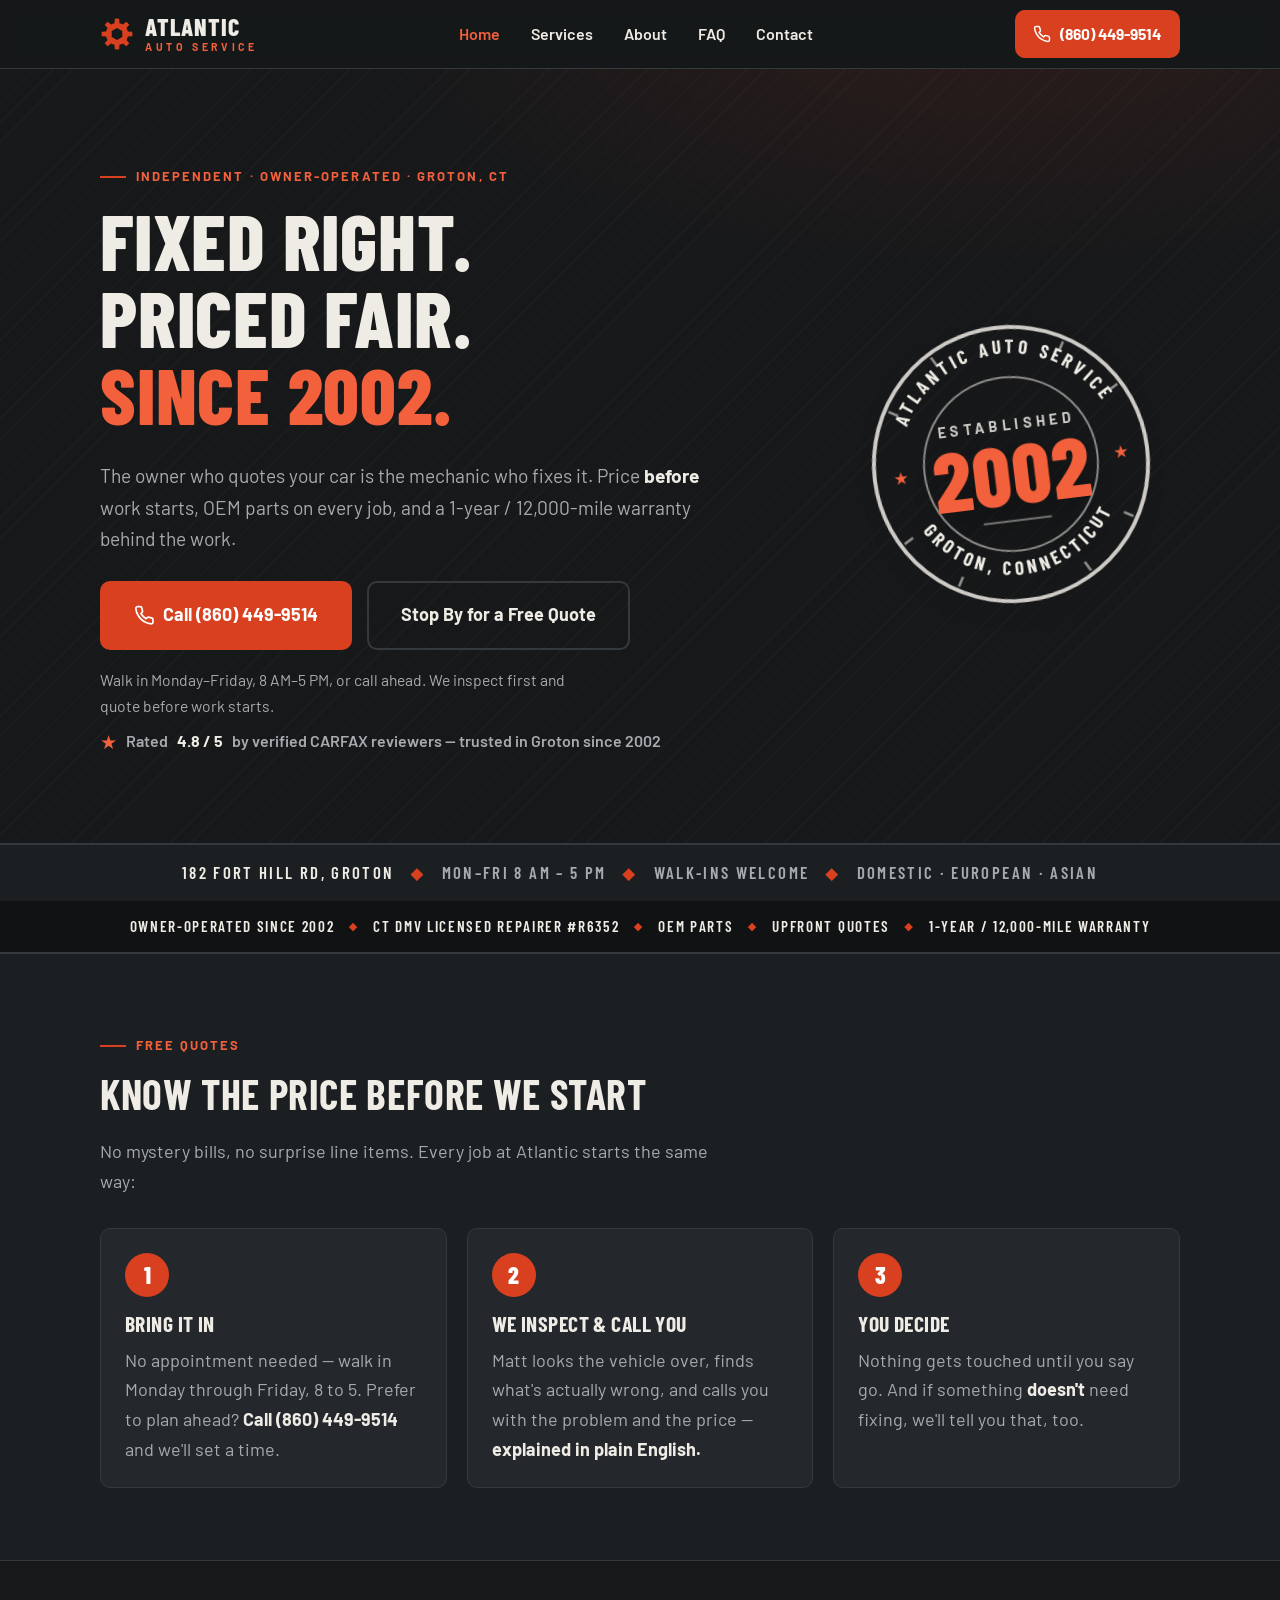
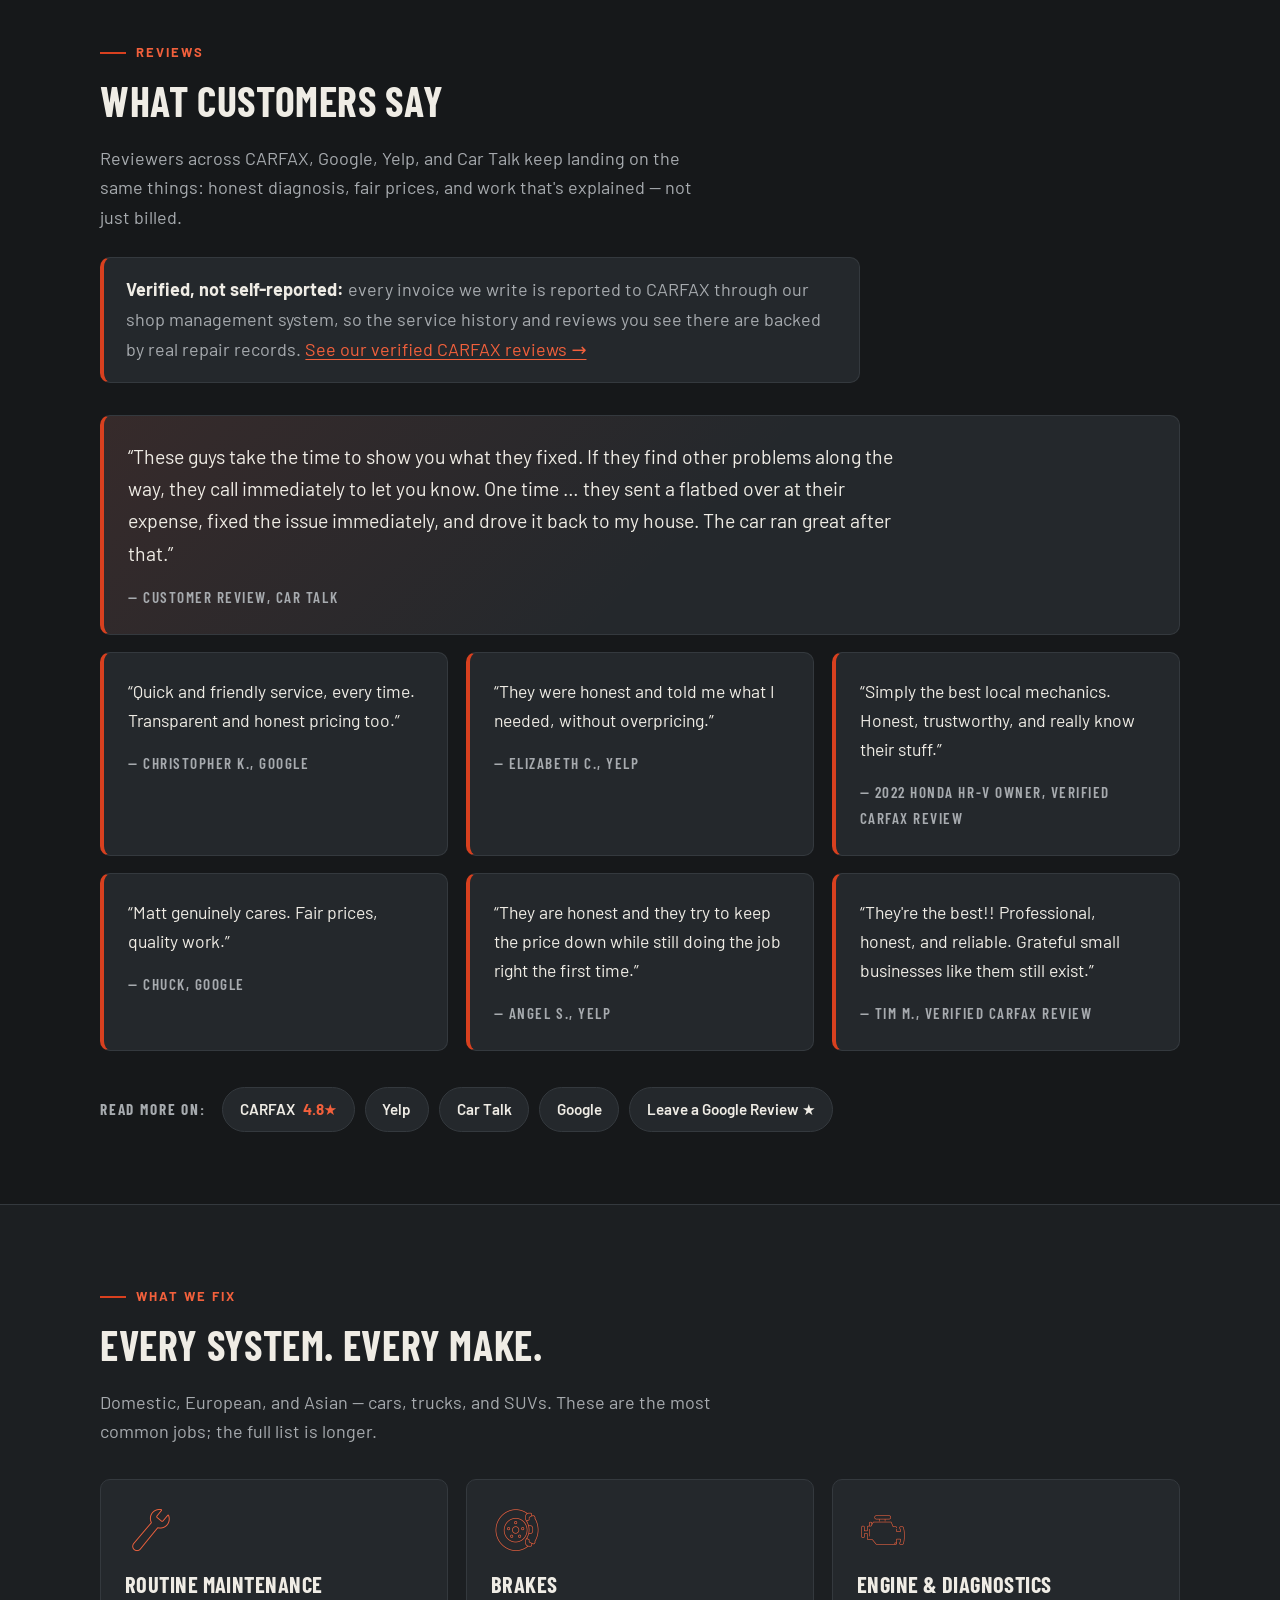
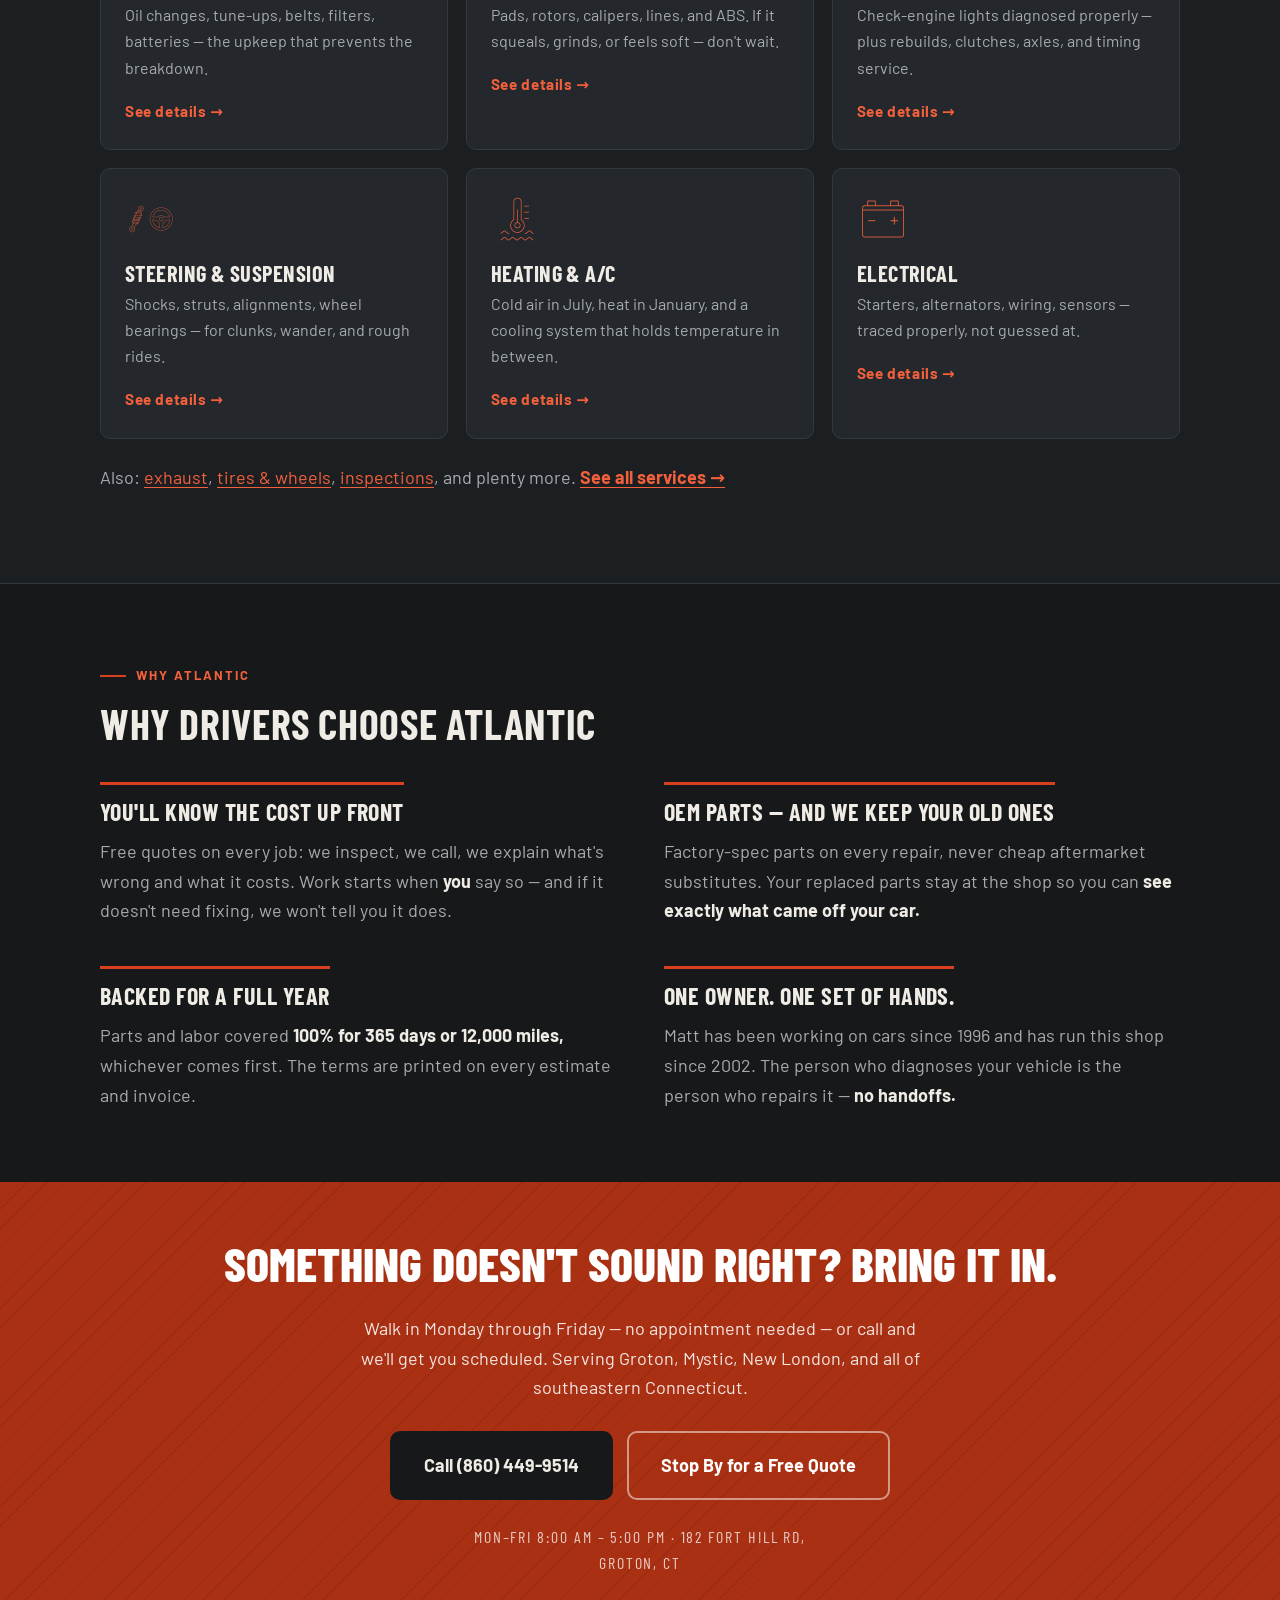
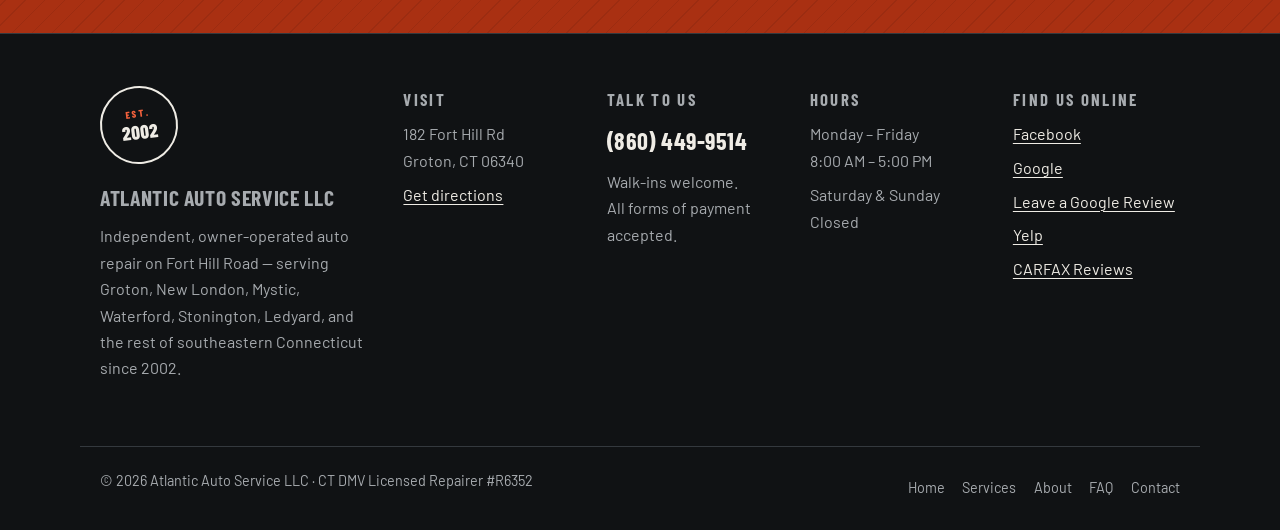
<file: index.html>
<!DOCTYPE html>
<html lang="en">
<head>
  <meta charset="utf-8">
  <meta name="viewport" content="width=device-width, initial-scale=1">
  <title>Atlantic Auto Service | Auto Repair in Groton, CT — Since 2002</title>
  <meta name="description" content="Atlantic Auto Service provides owner-operated auto repair in Groton, CT, including brakes, exhaust, check engine diagnostics, maintenance, suspension, electrical, cooling, tires, and inspections. Upfront quotes and 1-year / 12,000-mile warranty.">
  <meta name="theme-color" content="#16181a">
  <link rel="icon" type="image/svg+xml" href="favicon.svg">

  <link rel="canonical" href="https://atlantic-auto-service.com/">
  <meta property="og:url" content="https://atlantic-auto-service.com/">
  <meta property="og:site_name" content="Atlantic Auto Service">
  <meta property="og:type" content="website">
  <meta property="og:title" content="Atlantic Auto Service — Auto Repair in Groton, CT Since 2002">
  <meta property="og:description" content="Atlantic Auto Service provides owner-operated auto repair in Groton, CT, including brakes, exhaust, check engine diagnostics, maintenance, suspension, electrical, cooling, tires, and inspections. Upfront quotes and 1-year / 12,000-mile warranty.">
  <meta property="og:locale" content="en_US">

  <link rel="preconnect" href="https://fonts.googleapis.com">
  <link rel="preconnect" href="https://fonts.gstatic.com" crossorigin>
  <link href="https://fonts.googleapis.com/css2?family=Barlow+Condensed:wght@600;700;800&family=Barlow:wght@400;500;600;700&display=swap" rel="stylesheet">
  <style>
/* ============================================================
   Atlantic Auto Service — styles.css
   Mobile-first. No build step. One file.
   Palette: layered charcoal + shop red. Type: Barlow / Barlow Condensed.
   ============================================================ */

:root {
  --bg: #16181a;         /* page base charcoal */
  --bg-2: #1c1f22;       /* alternating section */
  --panel: #24282c;      /* cards, raised surfaces */
  --line: #34393e;       /* hairlines, borders */
  --paper: #efece5;      /* warm off-white text */
  --muted: #a7abaf;      /* secondary text */
  --red: #d8401f;        /* shop red — CTAs, accents */
  --red-deep: #a93012;   /* hover states, CTA band */
  --red-bright: #f2603c; /* inline links on dark */

  --font-body: "Barlow", system-ui, -apple-system, "Segoe UI", sans-serif;
  --font-display: "Barlow Condensed", "Arial Narrow", system-ui, sans-serif;

  --container: 1120px;
  --radius: 10px;
  --shadow: 0 10px 30px rgba(0, 0, 0, 0.35);
}

/* ---------- Reset-lite ---------- */
*, *::before, *::after { box-sizing: border-box; -webkit-tap-highlight-color: transparent; }
html { scroll-behavior: smooth; }
body {
  margin: 0;
  background: var(--bg);
  color: var(--paper);
  font-family: var(--font-body);
  font-size: 1.0625rem; /* 17px */
  line-height: 1.65;
  -webkit-font-smoothing: antialiased;
}
img, svg { display: block; max-width: 100%; }
a { color: var(--red-bright); text-decoration-thickness: 1px; text-underline-offset: 3px; }
a:hover { color: var(--paper); }
h1, h2, h3 { margin: 0 0 0.5em; line-height: 1.08; }
p { margin: 0 0 1em; }
ul, ol { margin: 0; padding: 0; }
address { font-style: normal; }

:focus-visible {
  outline: 3px solid var(--red-bright);
  outline-offset: 3px;
  border-radius: 2px;
}

.visually-hidden {
  position: absolute; width: 1px; height: 1px;
  margin: -1px; padding: 0; overflow: hidden;
  clip: rect(0 0 0 0); white-space: nowrap; border: 0;
}

.skip-link {
  position: absolute; left: 1rem; top: -100px;
  background: var(--red); color: #fff;
  padding: 0.6rem 1rem; border-radius: var(--radius);
  font-weight: 700; z-index: 200; transition: top 0.15s ease;
}
.skip-link:focus { top: 1rem; color: #fff; }

/* ---------- Layout utilities ---------- */
.container { max-width: var(--container); margin-inline: auto; padding-inline: 1.25rem; }
.section { padding-block: 3.5rem; }
.section--alt { background: var(--bg-2); border-block: 1px solid var(--line); }

.eyebrow {
  display: inline-flex; align-items: center; gap: 0.6rem;
  margin: 0 0 0.9rem;
  font-size: 0.8125rem; font-weight: 700;
  letter-spacing: 0.16em; text-transform: uppercase;
  color: var(--red-bright);
}
.eyebrow::before { content: ""; width: 26px; height: 2px; background: var(--red); }

.section-h {
  font-family: var(--font-display);
  font-weight: 700; text-transform: uppercase;
  letter-spacing: 0.015em;
  font-size: clamp(1.9rem, 4.5vw, 2.6rem);
}
.lede { color: var(--muted); max-width: 62ch; font-size: 1.125rem; }

/* ---------- Buttons ---------- */
.btn {
  display: inline-flex; align-items: center; justify-content: center; gap: 0.55rem;
  padding: 0.95rem 1.6rem;
  border-radius: var(--radius);
  font-family: var(--font-body); font-size: 1.0625rem; font-weight: 700;
  text-decoration: none; cursor: pointer; border: 2px solid transparent;
  transition: background-color 0.15s ease, border-color 0.15s ease, transform 0.15s ease;
}
.btn:active { transform: translateY(1px); }
.btn svg { width: 1.15em; height: 1.15em; flex: none; }

.btn-primary { background: var(--red); color: #fff; }
.btn-primary:hover { background: var(--red-deep); color: #fff; }

.btn-ghost { background: transparent; color: var(--paper); border-color: var(--line); }
.btn-ghost:hover { border-color: var(--paper); color: var(--paper); }

.btn-dark { background: var(--bg); color: var(--paper); }
.btn-dark:hover { background: #000; color: #fff; }

.btn-lg { padding: 1.1rem 2rem; font-size: 1.125rem; }

/* ---------- Header / navigation ---------- */
.site-header {
  position: sticky; top: 0; z-index: 100;
  background: rgba(22, 24, 26, 0.96);
  backdrop-filter: blur(6px);
  border-bottom: 1px solid var(--line);
  transition: box-shadow 0.2s ease;
}
.site-header.is-scrolled { box-shadow: var(--shadow); }

.header-row {
  display: flex; align-items: center; justify-content: space-between;
  gap: 1rem; min-height: 68px;
}

.brand { display: inline-flex; align-items: center; gap: 0.7rem; text-decoration: none; }
.brand-mark { width: 34px; height: 34px; flex: none; }
.brand-text { display: flex; flex-direction: column; line-height: 1; }
.brand-name {
  font-family: var(--font-display); font-weight: 800; font-size: 1.5rem;
  letter-spacing: 0.04em; text-transform: uppercase; color: var(--paper);
}
.brand-sub {
  font-size: 0.66rem; font-weight: 700; letter-spacing: 0.34em;
  text-transform: uppercase; color: var(--red-bright); margin-top: 3px;
}

.site-nav ul { display: flex; gap: 0.25rem; list-style: none; }
.site-nav a {
  display: block; padding: 0.55rem 0.85rem;
  color: var(--paper); text-decoration: none;
  font-weight: 600; font-size: 1rem; border-radius: var(--radius);
}
.site-nav a:hover { background: var(--panel); color: var(--paper); }
.site-nav a[aria-current="page"] { color: var(--red-bright); }
.site-nav a[aria-current="page"]:hover { background: var(--panel); }

.header-actions { display: flex; align-items: center; gap: 0.75rem; }
.btn-call { padding: 0.6rem 1.05rem; font-size: 0.975rem; white-space: nowrap; }

.nav-toggle {
  display: none;
  width: 46px; height: 46px;
  background: transparent; border: 1px solid var(--line); border-radius: var(--radius);
  cursor: pointer; padding: 0;
  flex-direction: column; align-items: center; justify-content: center; gap: 5px;
}
.nav-toggle .bar {
  display: block; width: 20px; height: 2px; background: var(--paper);
  transition: transform 0.2s ease, opacity 0.2s ease;
}
.nav-toggle[aria-expanded="true"] .bar:nth-child(1) { transform: translateY(7px) rotate(45deg); }
.nav-toggle[aria-expanded="true"] .bar:nth-child(2) { opacity: 0; }
.nav-toggle[aria-expanded="true"] .bar:nth-child(3) { transform: translateY(-7px) rotate(-45deg); }

.nav-quote-mobile { display: none; }

@media (max-width: 920px) {
  .nav-toggle { display: flex; }
  .site-nav {
    position: absolute; top: 100%; left: 0; right: 0;
    background: var(--bg-2);
    border-bottom: 1px solid var(--line);
    box-shadow: var(--shadow);
    display: none;
  }
  .site-nav.is-open { display: block; }
  .site-nav ul { flex-direction: column; gap: 0; padding: 0.75rem 1.25rem 1.25rem; }
  .site-nav a {
    font-size: 1.25rem; padding: 0.95rem 0.5rem;
    border-bottom: 1px solid var(--line);
  }
  .site-nav li:last-child a { border-bottom: 0; }
  .nav-quote-mobile { display: block; padding-top: 0.9rem; }
  .nav-quote-mobile .btn { width: 100%; }
}

@media (max-width: 560px) {
  .btn-call { padding: 0.55rem 0.7rem; font-size: 0.85rem; }
  .brand-name { font-size: 1.3rem; }
}
@media (max-width: 380px) {
  .brand-sub { display: none; }
  .brand-mark { width: 28px; height: 28px; }
}

/* ---------- Hero ---------- */
.hero {
  position: relative;
  padding-block: 4rem 3rem;
  background:
    radial-gradient(1100px 480px at 78% -10%, rgba(216, 64, 31, 0.12), transparent 60%),
    repeating-linear-gradient(-45deg, rgba(239, 236, 229, 0.028) 0 1px, transparent 1px 14px),
    var(--bg);
  border-bottom: 1px solid var(--line);
  overflow: hidden;
}
.hero-grid {
  display: grid; gap: 2.5rem; align-items: center;
  grid-template-columns: 1fr;
}
.hero h1 {
  font-family: var(--font-display); font-weight: 800;
  text-transform: uppercase; letter-spacing: 0.01em;
  font-size: clamp(2.6rem, 8.5vw, 4.9rem);
  line-height: 0.98;
  margin-bottom: 0.35em;
}
.hero h1 .accent { color: var(--red-bright); }
.hero-hook { font-size: 1.2rem; color: var(--muted); max-width: 56ch; }
.hero-hook strong { color: var(--paper); }
.hero-ctas { display: flex; flex-wrap: wrap; gap: 0.9rem; margin-top: 1.6rem; }

.hero-seal-wrap { display: flex; justify-content: center; }

@media (min-width: 860px) {
  .hero { padding-block: 5.5rem 4.5rem; }
  .hero-grid { grid-template-columns: 1.5fr 1fr; }
  .hero-seal-wrap { justify-content: flex-end; padding-right: 1.5rem; }
}

/* The seal — Established 2002 inspection-stamp badge */
.seal {
  width: clamp(200px, 32vw, 290px);
  height: auto;
  transform: rotate(-7deg);
  filter: drop-shadow(0 12px 24px rgba(0, 0, 0, 0.45));
}
.seal-ring-outer { fill: none; stroke: var(--paper); stroke-opacity: 0.85; stroke-width: 3; }
.seal-ring-inner { fill: none; stroke: var(--paper); stroke-opacity: 0.55; stroke-width: 1.5; }
.seal-tick { stroke: var(--paper); stroke-opacity: 0.55; stroke-width: 2; }
.seal-roundtext {
  fill: var(--paper);
  font-family: var(--font-display);
  font-weight: 700; font-size: 14.5px;
  letter-spacing: 0.2em;
  text-transform: uppercase;
}
.seal-star { fill: var(--red-bright); }
.seal-est {
  fill: var(--paper); fill-opacity: 0.85;
  font-family: var(--font-body); font-weight: 700;
  font-size: 11px; letter-spacing: 0.3em; text-transform: uppercase;
}
.seal-year {
  fill: var(--red-bright);
  font-family: var(--font-display); font-weight: 800;
  font-size: 64px; letter-spacing: 0.02em;
}
.seal-rule { stroke: var(--paper); stroke-opacity: 0.45; stroke-width: 1.5; }

/* Door-lettering info strip */
.door-strip {
  border-top: 1px solid var(--line);
  background: var(--bg-2);
}
.door-strip-inner {
  display: flex; flex-wrap: wrap; justify-content: center; align-items: center;
  gap: 0.4rem 1rem;
  padding-block: 0.9rem;
  font-family: var(--font-display);
  font-weight: 600; font-size: 1.05rem;
  letter-spacing: 0.14em; text-transform: uppercase;
  color: var(--muted); text-align: center;
}
.door-strip-inner .sep { color: var(--red); }
.door-strip-inner a { color: var(--paper); text-decoration: none; }
.door-strip-inner a:hover { color: var(--red-bright); }

/* ---------- Free-quote steps ---------- */
section[id] { scroll-margin-top: 90px; }
.steps { display: grid; gap: 1.25rem; counter-reset: step; margin-top: 2rem; list-style: none; }
.step {
  position: relative;
  background: var(--panel);
  border: 1px solid var(--line);
  border-radius: var(--radius);
  padding: 1.5rem 1.5rem 1.4rem;
  counter-increment: step;
}
.step::before {
  content: counter(step);
  display: inline-grid; place-items: center;
  width: 44px; height: 44px; margin-bottom: 0.9rem;
  border-radius: 50%;
  background: var(--red); color: #fff;
  font-family: var(--font-display); font-weight: 800; font-size: 1.5rem;
}
.step h3 {
  font-family: var(--font-display); font-weight: 700;
  text-transform: uppercase; font-size: 1.35rem; letter-spacing: 0.02em;
}
.step p { color: var(--muted); margin: 0; }
.step p strong { color: var(--paper); }

@media (min-width: 760px) {
  .steps { grid-template-columns: repeat(auto-fit, minmax(200px, 1fr)); }
}

/* ---------- Service cards (home) ---------- */
.card-grid { display: grid; gap: 1.1rem; margin-top: 2rem; }
.svc-card {
  display: block;
  background: var(--panel);
  border: 1px solid var(--line);
  border-radius: var(--radius);
  padding: 1.5rem;
  color: var(--paper); text-decoration: none;
  transition: transform 0.15s ease, border-color 0.15s ease;
}
.svc-card:hover { transform: translateY(-3px); border-color: var(--red); color: var(--paper); }
.svc-card .icon {
  width: 52px; height: 52px; margin-bottom: 1rem;
  color: var(--red-bright);
}
.svc-card h3 {
  font-family: var(--font-display); font-weight: 700;
  text-transform: uppercase; font-size: 1.4rem; letter-spacing: 0.02em;
  margin-bottom: 0.35rem;
}
.svc-card p { color: var(--muted); margin-bottom: 0.9rem; font-size: 1rem; }
.svc-card .more {
  font-weight: 700; font-size: 0.95rem; color: var(--red-bright);
  letter-spacing: 0.04em;
}
.svc-card:hover .more { color: var(--paper); }

@media (min-width: 620px) { .card-grid { grid-template-columns: repeat(2, 1fr); } }
@media (min-width: 960px) { .card-grid { grid-template-columns: repeat(3, 1fr); } }

.grid-footnote { margin-top: 1.5rem; color: var(--muted); }

/* ---------- Why blocks ---------- */
.why-grid { display: grid; gap: 2rem; margin-top: 2.25rem; }
.why h3 {
  font-family: var(--font-display); font-weight: 700;
  text-transform: uppercase; font-size: 1.5rem; letter-spacing: 0.02em;
  padding-top: 0.9rem;
  border-top: 3px solid var(--red);
  display: inline-block;
}
.why p { color: var(--muted); margin: 0; max-width: 52ch; }
.why p strong { color: var(--paper); }

@media (min-width: 760px) { .why-grid { grid-template-columns: repeat(2, 1fr); gap: 2.5rem 3rem; } }

/* ---------- Testimonials ---------- */
.quotes { display: grid; gap: 1.1rem; margin-top: 2rem; }
.quote {
  background: var(--panel);
  border: 1px solid var(--line);
  border-left: 4px solid var(--red);
  border-radius: var(--radius);
  padding: 1.5rem;
  margin: 0;
}
.quote p {
  font-size: 1.1rem; color: var(--paper); margin-bottom: 1rem;
}
.quote footer {
  font-family: var(--font-display); font-weight: 600;
  text-transform: uppercase; letter-spacing: 0.1em;
  font-size: 0.95rem; color: var(--muted);
}
@media (min-width: 900px) { .quotes { grid-template-columns: repeat(3, 1fr); } }

/* ---------- CTA band ---------- */
.cta-band {
  background:
    repeating-linear-gradient(-45deg, rgba(0, 0, 0, 0.08) 0 1px, transparent 1px 14px),
    var(--red-deep);
  padding-block: 3.5rem;
  text-align: center;
}
.cta-band h2 {
  font-family: var(--font-display); font-weight: 800;
  text-transform: uppercase;
  font-size: clamp(2rem, 5vw, 3rem);
  color: #fff;
}
.cta-band p { color: rgba(255, 255, 255, 0.88); max-width: 56ch; margin-inline: auto; font-size: 1.125rem; }
.cta-band .hours-note {
  font-family: var(--font-display); text-transform: uppercase; letter-spacing: 0.12em;
  font-size: 1rem; color: rgba(255, 255, 255, 0.75); margin-top: 1.5rem; margin-bottom: 0;
}
.cta-band .btn-row { display: flex; flex-wrap: wrap; gap: 0.9rem; justify-content: center; margin-top: 1.75rem; }
.cta-band .btn-ghost { color: #fff; border-color: rgba(255, 255, 255, 0.5); }
.cta-band .btn-ghost:hover { border-color: #fff; color: #fff; }

/* ---------- Footer ---------- */
.site-footer {
  background: #101214;
  border-top: 1px solid var(--line);
  padding-top: 3.25rem;
  font-size: 1rem;
}
.footer-grid { display: grid; gap: 2.25rem; }
.footer-brand p { color: var(--muted); max-width: 40ch; }
.footer-badge {
  display: inline-grid; place-items: center;
  width: 78px; height: 78px; margin-bottom: 1rem;
  border: 2px solid var(--paper); border-radius: 50%;
  transform: rotate(-7deg);
}
.footer-badge span {
  font-family: var(--font-display); font-weight: 800; font-size: 1.2rem;
  text-transform: uppercase; line-height: 1; text-align: center; color: var(--paper);
}
.footer-badge span em { display: block; font-style: normal; font-size: 0.62rem; letter-spacing: 0.22em; color: var(--red-bright); margin-bottom: 3px; }
.footer-name {
  font-family: var(--font-display); font-weight: 700; font-size: 1.35rem;
  text-transform: uppercase; letter-spacing: 0.03em; color: var(--paper);
  margin-bottom: 0.5rem;
}
.footer-h {
  font-family: var(--font-display); font-weight: 700; font-size: 1.05rem;
  text-transform: uppercase; letter-spacing: 0.14em;
  color: var(--red-bright); margin: 0 0 0.8rem;
}
.footer-col p, .footer-col address { color: var(--muted); margin-bottom: 0.5rem; }
.footer-col a { color: var(--paper); }
.footer-col a:hover { color: var(--red-bright); }
.footer-col ul { list-style: none; }
.footer-col li { margin-bottom: 0.45rem; }
.footer-tel {
  font-family: var(--font-display); font-weight: 700; font-size: 1.5rem;
  text-decoration: none; letter-spacing: 0.02em;
}

.footer-bottom {
  margin-top: 3rem;
  border-top: 1px solid var(--line);
  padding-block: 1.4rem;
  display: flex; flex-wrap: wrap; gap: 0.75rem 1.5rem;
  justify-content: space-between; align-items: center;
  color: var(--muted); font-size: 0.9rem;
}
.footer-bottom nav ul { display: flex; flex-wrap: wrap; gap: 1.1rem; list-style: none; }
.footer-bottom a { color: var(--muted); text-decoration: none; }
.footer-bottom a:hover { color: var(--paper); }

@media (min-width: 700px) { .footer-grid { grid-template-columns: 1.4fr 1fr 1fr; } }
@media (min-width: 980px) { .footer-grid { grid-template-columns: 1.6fr 1fr 1fr 1fr 1fr; } }

/* ---------- Page hero (interior pages) ---------- */
.page-hero {
  padding-block: 3.25rem 2.75rem;
  background:
    repeating-linear-gradient(-45deg, rgba(239, 236, 229, 0.025) 0 1px, transparent 1px 14px),
    var(--bg-2);
  border-bottom: 1px solid var(--line);
}
.page-hero h1 {
  font-family: var(--font-display); font-weight: 800;
  text-transform: uppercase;
  font-size: clamp(2.3rem, 6.5vw, 3.6rem);
}
.page-hero .lede { font-size: 1.15rem; }

/* ---------- Services page ---------- */
.svc-jump {
  display: flex; flex-wrap: wrap; gap: 0.55rem; margin-top: 1.75rem;
}
.svc-jump a {
  display: inline-block;
  padding: 0.5rem 0.95rem;
  background: var(--panel); border: 1px solid var(--line); border-radius: 999px;
  color: var(--paper); text-decoration: none;
  font-weight: 600; font-size: 0.92rem;
}
.svc-jump a:hover { border-color: var(--red); color: var(--paper); }

.svc-cat {
  padding-block: 2.75rem;
  border-bottom: 1px solid var(--line);
  scroll-margin-top: 90px;
}
.svc-cat:last-of-type { border-bottom: 0; }
.svc-cat-head { display: flex; align-items: center; gap: 1rem; margin-bottom: 0.5rem; }
.svc-cat-head .icon { width: 46px; height: 46px; color: var(--red-bright); flex: none; }
.svc-cat h2 {
  font-family: var(--font-display); font-weight: 700; text-transform: uppercase;
  font-size: clamp(1.6rem, 4vw, 2.1rem); letter-spacing: 0.02em; margin: 0;
}
.svc-cat > p { color: var(--muted); max-width: 62ch; }
.svc-list {
  list-style: none;
  display: grid; gap: 0.5rem 1.75rem;
  margin-top: 1.25rem;
}
.svc-list li {
  position: relative; padding-left: 1.35rem;
  color: var(--paper);
}
.svc-list li::before {
  content: ""; position: absolute; left: 0; top: 0.62em;
  width: 9px; height: 9px;
  background: var(--red);
  clip-path: polygon(0 0, 100% 50%, 0 100%);
}
@media (min-width: 640px) { .svc-list { grid-template-columns: repeat(2, 1fr); } }
@media (min-width: 960px) { .svc-list { grid-template-columns: repeat(3, 1fr); } }

.svc-closer {
  margin-top: 1rem;
  background: var(--panel); border: 1px solid var(--line); border-left: 4px solid var(--red);
  border-radius: var(--radius);
  padding: 1.75rem;
  font-size: 1.15rem;
}
.svc-closer p { margin: 0; }

/* ---------- About page ---------- */
.about-grid { display: grid; gap: 3rem; align-items: start; }
.story p { color: var(--paper); max-width: 64ch; }
.story p + p { margin-top: 1.1em; }
.story .kicker {
  font-family: var(--font-display); font-weight: 700; text-transform: uppercase;
  font-size: 1.4rem; letter-spacing: 0.02em; color: var(--red-bright);
  margin: 2rem 0 0.4rem;
}

.timeline { list-style: none; margin-top: 0.5rem; border-left: 3px solid var(--line); }
.timeline li { position: relative; padding: 0 0 1.9rem 1.6rem; }
.timeline li:last-child { padding-bottom: 0.25rem; }
.timeline li::before {
  content: ""; position: absolute; left: -8px; top: 0.5em;
  width: 13px; height: 13px; border-radius: 50%;
  background: var(--red); border: 3px solid var(--bg);
}
.timeline .year {
  display: block;
  font-family: var(--font-display); font-weight: 800; font-size: 1.6rem;
  color: var(--red-bright); line-height: 1.1;
}
.timeline p { color: var(--muted); margin: 0.25rem 0 0; }

.about-aside { display: grid; gap: 1.5rem; }
.about-card {
  background: var(--panel); border: 1px solid var(--line); border-radius: var(--radius);
  padding: 1.6rem;
}
.about-card h2 {
  font-family: var(--font-display); font-weight: 700; text-transform: uppercase;
  font-size: 1.35rem; letter-spacing: 0.02em;
}
.about-card p { color: var(--muted); margin-bottom: 0; }
.about-card p + p { margin-top: 0.9em; }
.about-card p strong { color: var(--paper); }
.about-seal { display: flex; justify-content: center; padding-block: 0.5rem; }

@media (min-width: 900px) {
  .about-grid { grid-template-columns: 1.5fr 1fr; gap: 4rem; }
}

/* ---------- Contact page ---------- */
.contact-grid { display: grid; gap: 1.25rem; margin-top: 2rem; }
.contact-card {
  background: var(--panel); border: 1px solid var(--line); border-radius: var(--radius);
  padding: 1.75rem;
}
.contact-card h2 {
  font-family: var(--font-display); font-weight: 700; text-transform: uppercase;
  font-size: 1.45rem; letter-spacing: 0.02em;
  display: flex; align-items: center; gap: 0.7rem;
}
.contact-card h2 .icon { width: 26px; height: 26px; color: var(--red-bright); flex: none; }
.contact-card p, .contact-card address { color: var(--muted); }
.contact-card p strong { color: var(--paper); }
.contact-tel {
  display: inline-block;
  font-family: var(--font-display); font-weight: 800; font-size: 2.1rem;
  letter-spacing: 0.02em; text-decoration: none; line-height: 1.15;
  margin-bottom: 0.35rem;
}

.hours-table { width: 100%; border-collapse: collapse; margin-top: 0.5rem; }
.hours-table th, .hours-table td {
  text-align: left; padding: 0.55rem 0;
  border-bottom: 1px solid var(--line);
  font-weight: 500; color: var(--paper);
}
.hours-table th { color: var(--muted); font-weight: 600; padding-right: 1rem; }
.hours-table tr:last-child th, .hours-table tr:last-child td { border-bottom: 0; }
.hours-table .closed { color: var(--muted); }

@media (min-width: 860px) {
  .contact-grid { grid-template-columns: repeat(3, 1fr); }
  .contact-card--wide { grid-column: span 3; }
}

.lede--spaced { margin-top: 1.75rem; max-width: 68ch; }

.map-wrap {
  margin-top: 2rem;
  border: 1px solid var(--line); border-radius: var(--radius);
  overflow: hidden; background: var(--panel);
}
.map-wrap iframe { display: block; width: 100%; height: 420px; border: 0; }
.map-actions { display: flex; flex-wrap: wrap; gap: 0.9rem; margin-top: 1.25rem; }

/* ---------- FAQ page ---------- */
.faq-list { margin-top: 2rem; display: grid; gap: 0.85rem; }
.faq-item {
  background: var(--panel); border: 1px solid var(--line); border-radius: var(--radius);
}
.faq-item[open] { border-color: var(--red); }
.faq-item summary {
  list-style: none; cursor: pointer;
  display: flex; justify-content: space-between; align-items: center; gap: 1rem;
  padding: 1.2rem 1.4rem;
  font-family: var(--font-display); font-weight: 700; text-transform: uppercase;
  font-size: 1.25rem; letter-spacing: 0.02em;
}
.faq-item summary::-webkit-details-marker { display: none; }
.faq-item summary::after {
  content: "+";
  flex: none;
  display: grid; place-items: center;
  width: 32px; height: 32px;
  border: 1px solid var(--line); border-radius: 50%;
  color: var(--red-bright);
  font-family: var(--font-body); font-size: 1.3rem; font-weight: 600;
  transition: transform 0.2s ease;
}
.faq-item[open] summary::after { content: "\2212"; transform: rotate(180deg); }
.faq-item summary:hover { color: var(--red-bright); }
.faq-body { padding: 0 1.4rem 1.4rem; color: var(--muted); max-width: 68ch; }
.faq-body p { margin-bottom: 0.75em; }
.faq-body p:last-child { margin-bottom: 0; }
.faq-body strong { color: var(--paper); }

/* ---------- Hero trust line ---------- */
.hero-trust {
  display: flex; align-items: center; gap: 0.55rem;
  margin-top: 1.4rem;
  color: var(--muted); font-weight: 600; font-size: 1rem;
}
.hero-trust .star { color: var(--red-bright); font-size: 1.2rem; line-height: 1; }
.hero-trust strong { color: var(--paper); }

/* ---------- Featured quote ---------- */
.quote--featured {
  grid-column: 1 / -1;
  background: linear-gradient(135deg, rgba(216, 64, 31, 0.10), rgba(216, 64, 31, 0) 55%), var(--panel);
}
.quote--featured p { font-size: 1.22rem; max-width: 72ch; }

/* ---------- Mobile call bar ---------- */
.mobile-call-bar { display: none; }
@media (max-width: 719.98px) {
  body { padding-bottom: 88px; }
  .mobile-call-bar {
    position: fixed; left: 0; right: 0; bottom: 0; z-index: 95;
    display: grid; grid-template-columns: 1fr 1fr; gap: 0.6rem;
    padding: 0.65rem 0.9rem calc(0.65rem + env(safe-area-inset-bottom));
    background: rgba(16, 18, 20, 0.97);
    border-top: 1px solid var(--line);
    backdrop-filter: blur(6px);
  }
  .mobile-call-bar .btn { padding: 0.85rem 0.4rem; font-size: 0.92rem; }
}

/* ---------- Trust strip ---------- */
.trust-strip { background: #101214; border-bottom: 1px solid var(--line); }
.trust-strip-inner {
  display: flex; flex-wrap: wrap; justify-content: center; align-items: center;
  gap: 0.35rem 0.9rem;
  padding-block: 0.8rem;
  font-family: var(--font-display);
  font-weight: 600; font-size: 0.95rem;
  letter-spacing: 0.11em; text-transform: uppercase;
  color: var(--paper); text-align: center;
}
.trust-strip-inner .sep { color: var(--red); font-size: 0.7rem; }

/* ---------- Hero CTA note ---------- */
.cta-note { margin: 1.1rem 0 0; color: var(--muted); font-size: 0.98rem; max-width: 52ch; }
.cta-note + .hero-trust { margin-top: 0.6rem; }

/* ---------- Contact emphasis ---------- */
.tap-call { display: none; }
.contact-card--call { border-left: 4px solid var(--red); }
.contact-card--call .contact-tel { font-size: clamp(2.1rem, 8vw, 2.6rem); }
.contact-addr { font-size: 1.3rem; line-height: 1.45; }
@media (max-width: 719.98px) {
  .tap-call {
    display: flex; width: 100%;
    margin-bottom: 1.25rem;
    font-size: 1.15rem; padding: 1.15rem 1rem;
  }
}

/* ---------- Service icons (approved artwork, glow baked in) ---------- */
.svc-card .icon, .svc-cat-head .icon { object-fit: contain; }

/* ---------- Selection & tap polish ---------- */
::selection { background: var(--red); color: #fff; }
summary { user-select: none; -webkit-user-select: none; }

/* ---------- Leave-a-review chip ---------- */
.review-chip--cta { background: var(--red); border-color: var(--red); color: #fff; }
.review-chip--cta:hover { background: var(--red-deep); border-color: var(--red-deep); color: #fff; }

/* ---------- CARFAX verified note ---------- */
.verified-note {
  margin: 1.5rem 0 0;
  padding: 1.1rem 1.4rem;
  background: var(--panel);
  border: 1px solid var(--line); border-left: 4px solid var(--red);
  border-radius: var(--radius);
  color: var(--muted); max-width: 76ch;
}
.verified-note strong { color: var(--paper); }

/* ---------- Review platform links ---------- */
.review-links { display: flex; flex-wrap: wrap; align-items: center; gap: 0.6rem; margin-top: 2.25rem; }
.review-links-label {
  font-family: var(--font-display); font-weight: 700;
  text-transform: uppercase; letter-spacing: 0.12em;
  font-size: 0.95rem; color: var(--muted); margin: 0 0.4rem 0 0;
}
.review-chip {
  display: inline-flex; align-items: center; gap: 0.5rem;
  padding: 0.55rem 1.05rem;
  background: var(--panel); border: 1px solid var(--line); border-radius: 999px;
  color: var(--paper); text-decoration: none;
  font-weight: 600; font-size: 0.95rem;
}
.review-chip:hover { border-color: var(--red); color: var(--paper); }
.review-chip .score { color: var(--red-bright); font-weight: 700; }

/* ---------- Motion & print sanity ---------- */
@media (prefers-reduced-motion: reduce) {
  html { scroll-behavior: auto; }
  *, *::before, *::after {
    animation-duration: 0.01ms !important;
    animation-iteration-count: 1 !important;
    transition-duration: 0.01ms !important;
  }
}

@media (min-width: 900px) {
  body { font-size: 1.125rem; } /* 18px on larger screens */
  .section { padding-block: 4.5rem; }
}

  </style>

  <!-- Local business schema. Coordinates are set to the shop's location —
       spot-check against the Google Maps pin if the marker ever moves. -->
  <script type="application/ld+json">
  {
    "@context": "https://schema.org",
    "@type": "AutoRepair",
    "name": "Atlantic Auto Service",
    "url": "https://atlantic-auto-service.com/",
    "sameAs": ["https://maps.app.goo.gl/wKaTcQqAgAQxb3zo8", "https://www.facebook.com/people/Atlantic-Auto-Service-LLC/100064060028101/", "https://www.yelp.com/biz/atlantic-auto-service-groton", "https://www.carfax.com/Reviews-Atlantic-Auto-Service-Groton-CT_XCIMALVUHG"],
    "description": "Independent, owner-operated auto repair shop in Groton, CT. Servicing domestic, European, and Asian vehicles since 2002. Free quotes, OEM parts, 1-year/12,000-mile warranty.",
    "telephone": "+1-860-449-9514",
    "address": {
      "@type": "PostalAddress",
      "streetAddress": "182 Fort Hill Rd",
      "addressLocality": "Groton",
      "addressRegion": "CT",
      "postalCode": "06340",
      "addressCountry": "US"
    },
    "geo": {
      "@type": "GeoCoordinates",
      "latitude": 41.347264,
      "longitude": -72.021835
    },
    "hasMap": "https://www.google.com/maps/search/?api=1&query=182+Fort+Hill+Rd%2C+Groton%2C+CT+06340",
    "openingHoursSpecification": [
      {
        "@type": "OpeningHoursSpecification",
        "dayOfWeek": ["Monday", "Tuesday", "Wednesday", "Thursday", "Friday"],
        "opens": "08:00",
        "closes": "17:00"
      }
    ],
    "foundingDate": "2002",
    "founder": { "@type": "Person", "name": "Matt Kavgaci" },
    "priceRange": "$$",
    "paymentAccepted": "Cash, Credit Card, Debit Card, Check",
    "currenciesAccepted": "USD",
    "areaServed": [
      { "@type": "City", "name": "Groton" },
      { "@type": "City", "name": "New London" },
      { "@type": "City", "name": "Mystic" },
      { "@type": "City", "name": "Waterford" },
      { "@type": "City", "name": "Stonington" },
      { "@type": "City", "name": "Ledyard" }
    ]
  }
  </script>
</head>
<body>
  <a class="skip-link" href="#main">Skip to main content</a>

  <header class="site-header">
    <div class="container header-row">
      <a class="brand" href="index.html" aria-label="Atlantic Auto Service — home">
        <svg class="brand-mark" width="34" height="34" viewBox="0 0 64 64" aria-hidden="true" focusable="false">
          <path fill="#d8401f" fill-rule="evenodd" d="M27.28,11.54 L27.96,3.28 A29.0,29.0 0 0 1 36.04,3.28 L36.72,11.54 A21.0,21.0 0 0 1 43.13,14.19 L49.45,8.84 A29.0,29.0 0 0 1 55.16,14.55 L49.81,20.87 A21.0,21.0 0 0 1 52.46,27.28 L60.72,27.96 A29.0,29.0 0 0 1 60.72,36.04 L52.46,36.72 A21.0,21.0 0 0 1 49.81,43.13 L55.16,49.45 A29.0,29.0 0 0 1 49.45,55.16 L43.13,49.81 A21.0,21.0 0 0 1 36.72,52.46 L36.04,60.72 A29.0,29.0 0 0 1 27.96,60.72 L27.28,52.46 A21.0,21.0 0 0 1 20.87,49.81 L14.55,55.16 A29.0,29.0 0 0 1 8.84,49.45 L14.19,43.13 A21.0,21.0 0 0 1 11.54,36.72 L3.28,36.04 A29.0,29.0 0 0 1 3.28,27.96 L11.54,27.28 A21.0,21.0 0 0 1 14.19,20.87 L8.84,14.55 A29.0,29.0 0 0 1 14.55,8.84 L20.87,14.19 A21.0,21.0 0 0 1 27.28,11.54 Z M32.0,20.5 L41.96,26.25 L41.96,37.75 L32.0,43.5 L22.04,37.75 L22.04,26.25 Z"/>
        </svg>
        <span class="brand-text">
          <span class="brand-name">Atlantic</span>
          <span class="brand-sub">Auto Service</span>
        </span>
      </a>

      <nav class="site-nav" id="site-nav" aria-label="Main navigation">
        <ul>
          <li><a href="index.html" aria-current="page">Home</a></li>
          <li><a href="services.html">Services</a></li>
          <li><a href="about.html">About</a></li>
          <li><a href="faq.html">FAQ</a></li>
          <li><a href="contact.html">Contact</a></li>
          <li class="nav-quote-mobile"><a class="btn btn-primary" href="contact.html#quote">Call or Visit Today</a></li>
        </ul>
      </nav>

      <div class="header-actions">
        <a class="btn btn-primary btn-call" href="tel:+18604499514">
          <svg width="18" height="18" viewBox="0 0 24 24" fill="none" stroke="currentColor" stroke-width="2" stroke-linecap="round" stroke-linejoin="round" aria-hidden="true" focusable="false"><path d="M22 16.92v3a2 2 0 0 1-2.18 2 19.79 19.79 0 0 1-8.63-3.07 19.5 19.5 0 0 1-6-6A19.79 19.79 0 0 1 2.12 4.18 2 2 0 0 1 4.11 2h3a2 2 0 0 1 2 1.72c.13.96.36 1.9.7 2.81a2 2 0 0 1-.45 2.11L8.09 9.91a16 16 0 0 0 6 6l1.27-1.27a2 2 0 0 1 2.11-.45c.91.34 1.85.57 2.81.7A2 2 0 0 1 22 16.92z"/></svg>
          <span>(860) 449-9514</span>
        </a>
        <button class="nav-toggle" aria-expanded="false" aria-controls="site-nav">
          <span class="bar"></span>
          <span class="bar"></span>
          <span class="bar"></span>
          <span class="visually-hidden">Menu</span>
        </button>
      </div>
    </div>
  </header>

  <main id="main">

    <!-- ============ HERO ============ -->
    <section class="hero" aria-labelledby="hero-heading">
      <div class="container hero-grid">
        <div>
          <p class="eyebrow">Independent &middot; Owner-Operated &middot; Groton, CT</p>

          <!-- TAGLINE — pick your favorite and swap the text below. Options:
               1. Fixed Right. Priced Fair. Since 2002.   (currently in use)
               2. Straight Answers. Solid Repairs. Since 2002.
               3. Groton's Independent Garage — Since 2002. -->
          <h1 id="hero-heading">Fixed Right. Priced&nbsp;Fair. <span class="accent">Since&nbsp;2002.</span></h1>

          <p class="hero-hook">The owner who quotes your car is the mechanic who fixes it. Price <strong>before</strong> work starts, OEM parts on every job, and a 1-year / 12,000-mile warranty behind the work.</p>

          <div class="hero-ctas">
            <a class="btn btn-primary btn-lg" href="tel:+18604499514">
              <svg width="18" height="18" viewBox="0 0 24 24" fill="none" stroke="currentColor" stroke-width="2" stroke-linecap="round" stroke-linejoin="round" aria-hidden="true" focusable="false"><path d="M22 16.92v3a2 2 0 0 1-2.18 2 19.79 19.79 0 0 1-8.63-3.07 19.5 19.5 0 0 1-6-6A19.79 19.79 0 0 1 2.12 4.18 2 2 0 0 1 4.11 2h3a2 2 0 0 1 2 1.72c.13.96.36 1.9.7 2.81a2 2 0 0 1-.45 2.11L8.09 9.91a16 16 0 0 0 6 6l1.27-1.27a2 2 0 0 1 2.11-.45c.91.34 1.85.57 2.81.7A2 2 0 0 1 22 16.92z"/></svg>
              Call (860) 449-9514
            </a>
            <a class="btn btn-ghost btn-lg" href="contact.html#quote">Stop By for a Free Quote</a>
          </div>

          <p class="cta-note">Walk in Monday&ndash;Friday, 8&nbsp;AM&ndash;5&nbsp;PM, or call ahead. We inspect first and quote before work starts.</p>

          <p class="hero-trust"><span class="star" aria-hidden="true">&#9733;</span> Rated <strong>4.8&nbsp;/&nbsp;5</strong> by verified CARFAX reviewers &mdash; trusted in Groton since 2002</p>
        </div>

        <div class="hero-seal-wrap">
          <!-- Established 2002 seal -->
          <svg class="seal" width="260" height="260" viewBox="0 0 220 220" role="img" aria-label="Established 2002 — Atlantic Auto Service, Groton, Connecticut">
            <defs>
              <path id="seal-top-home" d="M26,110 A84,84 0 0 1 194,110"/>
              <path id="seal-bottom-home" d="M26,110 A84,84 0 0 0 194,110"/>
            </defs>
            <circle cx="110" cy="110" r="104" class="seal-ring-outer"/>
            <circle cx="110" cy="110" r="66" class="seal-ring-inner"/>
            <g>
              <line x1="110" y1="9" x2="110" y2="17" class="seal-tick" transform="rotate(30 110 110)"/>
              <line x1="110" y1="9" x2="110" y2="17" class="seal-tick" transform="rotate(60 110 110)"/>
              <line x1="110" y1="9" x2="110" y2="17" class="seal-tick" transform="rotate(120 110 110)"/>
              <line x1="110" y1="9" x2="110" y2="17" class="seal-tick" transform="rotate(150 110 110)"/>
              <line x1="110" y1="9" x2="110" y2="17" class="seal-tick" transform="rotate(210 110 110)"/>
              <line x1="110" y1="9" x2="110" y2="17" class="seal-tick" transform="rotate(240 110 110)"/>
              <line x1="110" y1="9" x2="110" y2="17" class="seal-tick" transform="rotate(300 110 110)"/>
              <line x1="110" y1="9" x2="110" y2="17" class="seal-tick" transform="rotate(330 110 110)"/>
            </g>
            <text class="seal-roundtext"><textPath href="#seal-top-home" startOffset="50%" text-anchor="middle">Atlantic Auto Service</textPath></text>
            <text class="seal-roundtext"><textPath href="#seal-bottom-home" startOffset="50%" text-anchor="middle">Groton, Connecticut</textPath></text>
            <text class="seal-star" x="26" y="115" text-anchor="middle" font-size="13">&#9733;</text>
            <text class="seal-star" x="194" y="115" text-anchor="middle" font-size="13">&#9733;</text>
            <text class="seal-est" x="110" y="84" text-anchor="middle">Established</text>
            <text class="seal-year" x="110" y="141" text-anchor="middle">2002</text>
            <line x1="84" y1="153" x2="136" y2="153" class="seal-rule"/>
          </svg>
        </div>
      </div>
    </section>

    <!-- Door-lettering info strip -->
    <div class="door-strip">
      <div class="container door-strip-inner">
        <a href="https://www.google.com/maps/search/?api=1&amp;query=182+Fort+Hill+Rd%2C+Groton%2C+CT+06340" target="_blank" rel="noopener">182 Fort Hill Rd, Groton</a>
        <span class="sep" aria-hidden="true">&#9670;</span>
        <span>Mon&ndash;Fri 8 AM &ndash; 5 PM</span>
        <span class="sep" aria-hidden="true">&#9670;</span>
        <span>Walk-Ins Welcome</span>
        <span class="sep" aria-hidden="true">&#9670;</span>
        <span>Domestic &middot; European &middot; Asian</span>
      </div>
    </div>

    <!-- Trust strip -->
    <div class="trust-strip">
      <div class="container trust-strip-inner">
        <span>Owner-Operated Since 2002</span><span class="sep" aria-hidden="true">&#9670;</span>
        <span>CT DMV Licensed Repairer #R6352</span><span class="sep" aria-hidden="true">&#9670;</span>
        <span>OEM Parts</span><span class="sep" aria-hidden="true">&#9670;</span>
        <span>Upfront Quotes</span><span class="sep" aria-hidden="true">&#9670;</span>
        <span>1-Year / 12,000-Mile Warranty</span>
      </div>
    </div>

    <!-- ============ FREE QUOTE STEPS ============ -->
    <section class="section section--alt" aria-labelledby="quote-heading">
      <div class="container">
        <p class="eyebrow">Free Quotes</p>
        <h2 class="section-h" id="quote-heading">Know the price before we start</h2>
        <p class="lede">No mystery bills, no surprise line items. Every job at Atlantic starts the same way:</p>

        <ol class="steps" role="list">
          <li class="step">
            <h3>Bring it in</h3>
            <p>No appointment needed — walk in Monday through Friday, 8 to 5. Prefer to plan ahead? <strong>Call (860) 449-9514</strong> and we'll set a time.</p>
          </li>
          <li class="step">
            <h3>We inspect &amp; call you</h3>
            <p>Matt looks the vehicle over, finds what's actually wrong, and calls you with the problem and the price — <strong>explained in plain English.</strong></p>
          </li>
          <li class="step">
            <h3>You decide</h3>
            <p>Nothing gets touched until you say go. And if something <strong>doesn't</strong> need fixing, we'll tell you that, too.</p>
          </li>
        </ol>
      </div>
    </section>

    <!-- ============ TESTIMONIALS ============ -->
    <section class="section" aria-labelledby="reviews-heading">
      <div class="container">
        <p class="eyebrow">Reviews</p>
        <h2 class="section-h" id="reviews-heading">What Customers Say</h2>
        <p class="lede">Reviewers across CARFAX, Google, Yelp, and Car Talk keep landing on the same things: honest diagnosis, fair prices, and work that's explained — not just billed.</p>

        <p class="verified-note"><strong>Verified, not self-reported:</strong> every invoice we write is reported to CARFAX through our shop management system, so the service history and reviews you see there are backed by real repair records. <a href="https://www.carfax.com/Reviews-Atlantic-Auto-Service-Groton-CT_XCIMALVUHG" target="_blank" rel="noopener">See our verified CARFAX reviews &rarr;</a></p>

        <!-- Hand-picked from the shop's public reviews on Google, Yelp, CARFAX, and Car Talk.
             Swap in fresh ones anytime — keep them short, real, and attributed. -->
        <div class="quotes">
          <blockquote class="quote quote--featured">
            <p>&ldquo;These guys take the time to show you what they fixed. If they find other problems along the way, they call immediately to let you know. One time &hellip; they sent a flatbed over at their expense, fixed the issue immediately, and drove it back to my house. The car ran great after that.&rdquo;</p>
            <footer>&mdash; Customer review, Car Talk</footer>
          </blockquote>
          <blockquote class="quote">
            <p>&ldquo;Quick and friendly service, every time. Transparent and honest pricing too.&rdquo;</p>
            <footer>&mdash; Christopher K., Google</footer>
          </blockquote>
          <blockquote class="quote">
            <p>&ldquo;They were honest and told me what I needed, without overpricing.&rdquo;</p>
            <footer>&mdash; Elizabeth C., Yelp</footer>
          </blockquote>
          <blockquote class="quote">
            <p>&ldquo;Simply the best local mechanics. Honest, trustworthy, and really know their stuff.&rdquo;</p>
            <footer>&mdash; 2022 Honda HR-V owner, verified CARFAX review</footer>
          </blockquote>
          <blockquote class="quote">
            <p>&ldquo;Matt genuinely cares. Fair prices, quality work.&rdquo;</p>
            <footer>&mdash; Chuck, Google</footer>
          </blockquote>
          <blockquote class="quote">
            <p>&ldquo;They are honest and they try to keep the price down while still doing the job right the first time.&rdquo;</p>
            <footer>&mdash; Angel S., Yelp</footer>
          </blockquote>
          <blockquote class="quote">
            <p>&ldquo;They're the best!! Professional, honest, and reliable. Grateful small businesses like them still exist.&rdquo;</p>
            <footer>&mdash; Tim M., verified CARFAX review</footer>
          </blockquote>
        </div>

        <div class="review-links">
          <p class="review-links-label">Read more on:</p>
          <a class="review-chip" href="https://www.carfax.com/Reviews-Atlantic-Auto-Service-Groton-CT_XCIMALVUHG" target="_blank" rel="noopener">CARFAX <span class="score">4.8&#9733;</span></a>
          <a class="review-chip" href="https://www.yelp.com/biz/atlantic-auto-service-groton" target="_blank" rel="noopener">Yelp</a>
          <a class="review-chip" href="https://www.cartalk.com/ct/groton/144357/atlantic-auto-service" target="_blank" rel="noopener">Car Talk</a>
          <a class="review-chip" href="https://maps.app.goo.gl/wKaTcQqAgAQxb3zo8" target="_blank" rel="noopener">Google</a>
          <a class="review-chip review-chip--cta" href="https://g.page/r/CeTp537mv1tsEAE/review" target="_blank" rel="noopener">Leave a Google Review &#9733;</a>
          <!-- Ratings shown were accurate as of mid-2026 — worth a glance every few months. -->
        </div>
      </div>
    </section>

    <!-- ============ SERVICE HIGHLIGHTS ============ -->
    <section class="section section--alt" aria-labelledby="services-heading">
      <div class="container">
        <p class="eyebrow">What We Fix</p>
        <h2 class="section-h" id="services-heading">Every system. Every make.</h2>
        <p class="lede">Domestic, European, and Asian — cars, trucks, and SUVs. These are the most common jobs; the full list is longer.</p>

        <div class="card-grid">
          <a class="svc-card" href="services.html#maintenance">
            <img class="icon" width="52" height="52" alt="" loading="lazy" src="[data-uri]">
            <h3>Routine Maintenance</h3>
            <p>Oil changes, tune-ups, belts, filters, batteries — the upkeep that prevents the breakdown.</p>
            <span class="more">See details &rarr;</span>
          </a>

          <a class="svc-card" href="services.html#brakes">
            <img class="icon" width="52" height="52" alt="" loading="lazy" src="[data-uri]">
            <h3>Brakes</h3>
            <p>Pads, rotors, calipers, lines, and ABS. If it squeals, grinds, or feels soft — don't wait.</p>
            <span class="more">See details &rarr;</span>
          </a>

          <a class="svc-card" href="services.html#engine">
            <img class="icon" width="52" height="52" alt="" loading="lazy" src="[data-uri]">
            <h3>Engine &amp; Diagnostics</h3>
            <p>Check-engine lights diagnosed properly &mdash; plus rebuilds, clutches, axles, and timing service.</p>
            <span class="more">See details &rarr;</span>
          </a>

          <a class="svc-card" href="services.html#suspension">
            <img class="icon" width="52" height="52" alt="" loading="lazy" src="[data-uri]">
            <h3>Steering &amp; Suspension</h3>
            <p>Shocks, struts, alignments, wheel bearings — for clunks, wander, and rough rides.</p>
            <span class="more">See details &rarr;</span>
          </a>

          <a class="svc-card" href="services.html#hvac">
            <img class="icon" width="52" height="52" alt="" loading="lazy" src="[data-uri]">
            <h3>Heating &amp; A/C</h3>
            <p>Cold air in July, heat in January, and a cooling system that holds temperature in between.</p>
            <span class="more">See details &rarr;</span>
          </a>

          <a class="svc-card" href="services.html#electrical">
            <img class="icon" width="52" height="52" alt="" loading="lazy" src="[data-uri]">
            <h3>Electrical</h3>
            <p>Starters, alternators, wiring, sensors — traced properly, not guessed at.</p>
            <span class="more">See details &rarr;</span>
          </a>
        </div>

        <p class="grid-footnote">Also: <a href="services.html#exhaust">exhaust</a>, <a href="services.html#tires">tires &amp; wheels</a>, <a href="services.html#other">inspections</a>, and plenty more. <a href="services.html"><strong>See all services &rarr;</strong></a></p>
      </div>
    </section>

    <!-- ============ WHY THIS SHOP ============ -->
    <section class="section" aria-labelledby="why-heading">
      <div class="container">
        <p class="eyebrow">Why Atlantic</p>
        <h2 class="section-h" id="why-heading">Why Drivers Choose Atlantic</h2>

        <div class="why-grid">
          <div class="why">
            <h3>You'll know the cost up front</h3>
            <p>Free quotes on every job: we inspect, we call, we explain what's wrong and what it costs. Work starts when <strong>you</strong> say so — and if it doesn't need fixing, we won't tell you it does.</p>
          </div>
          <div class="why">
            <h3>OEM parts — and we keep your old ones</h3>
            <p>Factory-spec parts on every repair, never cheap aftermarket substitutes. Your replaced parts stay at the shop so you can <strong>see exactly what came off your car.</strong></p>
          </div>
          <div class="why">
            <h3>Backed for a full year</h3>
            <p>Parts and labor covered <strong>100% for 365 days or 12,000 miles,</strong> whichever comes first. The terms are printed on every estimate and invoice.</p>
          </div>
          <div class="why">
            <h3>One owner. One set of hands.</h3>
            <p>Matt has been working on cars since 1996 and has run this shop since 2002. The person who diagnoses your vehicle is the person who repairs it — <strong>no handoffs.</strong></p>
          </div>
        </div>
      </div>
    </section>

    <!-- ============ CTA BAND ============ -->
    <section class="cta-band" aria-labelledby="cta-heading">
      <div class="container">
        <h2 id="cta-heading">Something doesn't sound right? Bring it in.</h2>
        <p>Walk in Monday through Friday — no appointment needed — or call and we'll get you scheduled. Serving Groton, Mystic, New London, and all of southeastern Connecticut.</p>
        <div class="btn-row">
          <a class="btn btn-dark btn-lg" href="tel:+18604499514">Call (860) 449-9514</a>
          <a class="btn btn-ghost btn-lg" href="contact.html#quote">Stop By for a Free Quote</a>
        </div>
        <p class="hours-note">Mon&ndash;Fri 8:00 AM &ndash; 5:00 PM &middot; 182 Fort Hill Rd, Groton, CT</p>
      </div>
    </section>
  </main>

  <!-- ============ FOOTER ============ -->
  <footer class="site-footer">
    <div class="container footer-grid">
      <div class="footer-brand">
        <div class="footer-badge" aria-hidden="true"><span><em>Est.</em>2002</span></div>
        <p class="footer-name">Atlantic Auto Service LLC</p>
        <p>Independent, owner-operated auto repair on Fort Hill Road — serving Groton, New London, Mystic, Waterford, Stonington, Ledyard, and the rest of southeastern Connecticut since 2002.</p>
      </div>

      <div class="footer-col">
        <p class="footer-h">Visit</p>
        <address>182 Fort Hill Rd<br>Groton, CT 06340</address>
        <p><a href="https://www.google.com/maps/dir/?api=1&amp;destination=182+Fort+Hill+Rd%2C+Groton%2C+CT+06340" target="_blank" rel="noopener">Get directions</a></p>
      </div>

      <div class="footer-col">
        <p class="footer-h">Talk to Us</p>
        <p><a class="footer-tel" href="tel:+18604499514">(860) 449-9514</a></p>
        <p>Walk-ins welcome.<br>All forms of payment accepted.</p>
      </div>

      <div class="footer-col">
        <p class="footer-h">Hours</p>
        <p>Monday &ndash; Friday<br>8:00 AM &ndash; 5:00 PM</p>
        <p>Saturday &amp; Sunday<br>Closed</p>
      </div>

      <div class="footer-col">
        <p class="footer-h">Find Us Online</p>
        <ul>
          <li><a href="https://www.facebook.com/people/Atlantic-Auto-Service-LLC/100064060028101/" target="_blank" rel="noopener">Facebook</a></li>
          <li><a href="https://maps.app.goo.gl/wKaTcQqAgAQxb3zo8" target="_blank" rel="noopener">Google</a></li>
          <li><a href="https://g.page/r/CeTp537mv1tsEAE/review" target="_blank" rel="noopener">Leave a Google Review</a></li>
          <li><a href="https://www.yelp.com/biz/atlantic-auto-service-groton" target="_blank" rel="noopener">Yelp</a></li>
          <li><a href="https://www.carfax.com/Reviews-Atlantic-Auto-Service-Groton-CT_XCIMALVUHG" target="_blank" rel="noopener">CARFAX Reviews</a></li>
        </ul>
      </div>
    </div>

    <div class="container footer-bottom">
      <p>&copy; <span id="year">2026</span> Atlantic Auto Service LLC &middot; CT DMV Licensed Repairer #R6352</p>
      <nav aria-label="Footer navigation">
        <ul>
          <li><a href="index.html">Home</a></li>
          <li><a href="services.html">Services</a></li>
          <li><a href="about.html">About</a></li>
          <li><a href="faq.html">FAQ</a></li>
          <li><a href="contact.html">Contact</a></li>
        </ul>
      </nav>
    </div>
  </footer>

  <div class="mobile-call-bar">
    <a class="btn btn-primary" href="tel:+18604499514">
      <svg width="18" height="18" viewBox="0 0 24 24" fill="none" stroke="currentColor" stroke-width="2" stroke-linecap="round" stroke-linejoin="round" aria-hidden="true" focusable="false"><path d="M22 16.92v3a2 2 0 0 1-2.18 2 19.79 19.79 0 0 1-8.63-3.07 19.5 19.5 0 0 1-6-6A19.79 19.79 0 0 1 2.12 4.18 2 2 0 0 1 4.11 2h3a2 2 0 0 1 2 1.72c.13.96.36 1.9.7 2.81a2 2 0 0 1-.45 2.11L8.09 9.91a16 16 0 0 0 6 6l1.27-1.27a2 2 0 0 1 2.11-.45c.91.34 1.85.57 2.81.7A2 2 0 0 1 22 16.92z"/></svg>
      Call Now
    </a>
    <a class="btn btn-ghost" href="contact.html#quote">Stop By</a>
  </div>

  <script>
/* Atlantic Auto Service — main.js
   Small, dependency-free. Hamburger menu, header shadow, footer year. */
(function () {
  "use strict";

  // Mobile navigation toggle
  var toggle = document.querySelector(".nav-toggle");
  var nav = document.getElementById("site-nav");

  if (toggle && nav) {
    toggle.addEventListener("click", function () {
      var open = nav.classList.toggle("is-open");
      toggle.setAttribute("aria-expanded", open ? "true" : "false");
    });

    // Close the menu when a link inside it is tapped
    nav.addEventListener("click", function (e) {
      if (e.target.closest("a")) {
        nav.classList.remove("is-open");
        toggle.setAttribute("aria-expanded", "false");
      }
    });

    // Close on Escape
    document.addEventListener("keydown", function (e) {
      if (e.key === "Escape" && nav.classList.contains("is-open")) {
        nav.classList.remove("is-open");
        toggle.setAttribute("aria-expanded", "false");
        toggle.focus();
      }
    });
  }

  // Subtle shadow on the sticky header once the page scrolls
  var header = document.querySelector(".site-header");
  if (header) {
    var onScroll = function () {
      header.classList.toggle("is-scrolled", window.scrollY > 8);
    };
    window.addEventListener("scroll", onScroll, { passive: true });
    onScroll();
  }

  // Keep the copyright year current
  var year = document.getElementById("year");
  if (year) {
    year.textContent = new Date().getFullYear();
  }
})();

  </script>
</body>
</html>
</file>
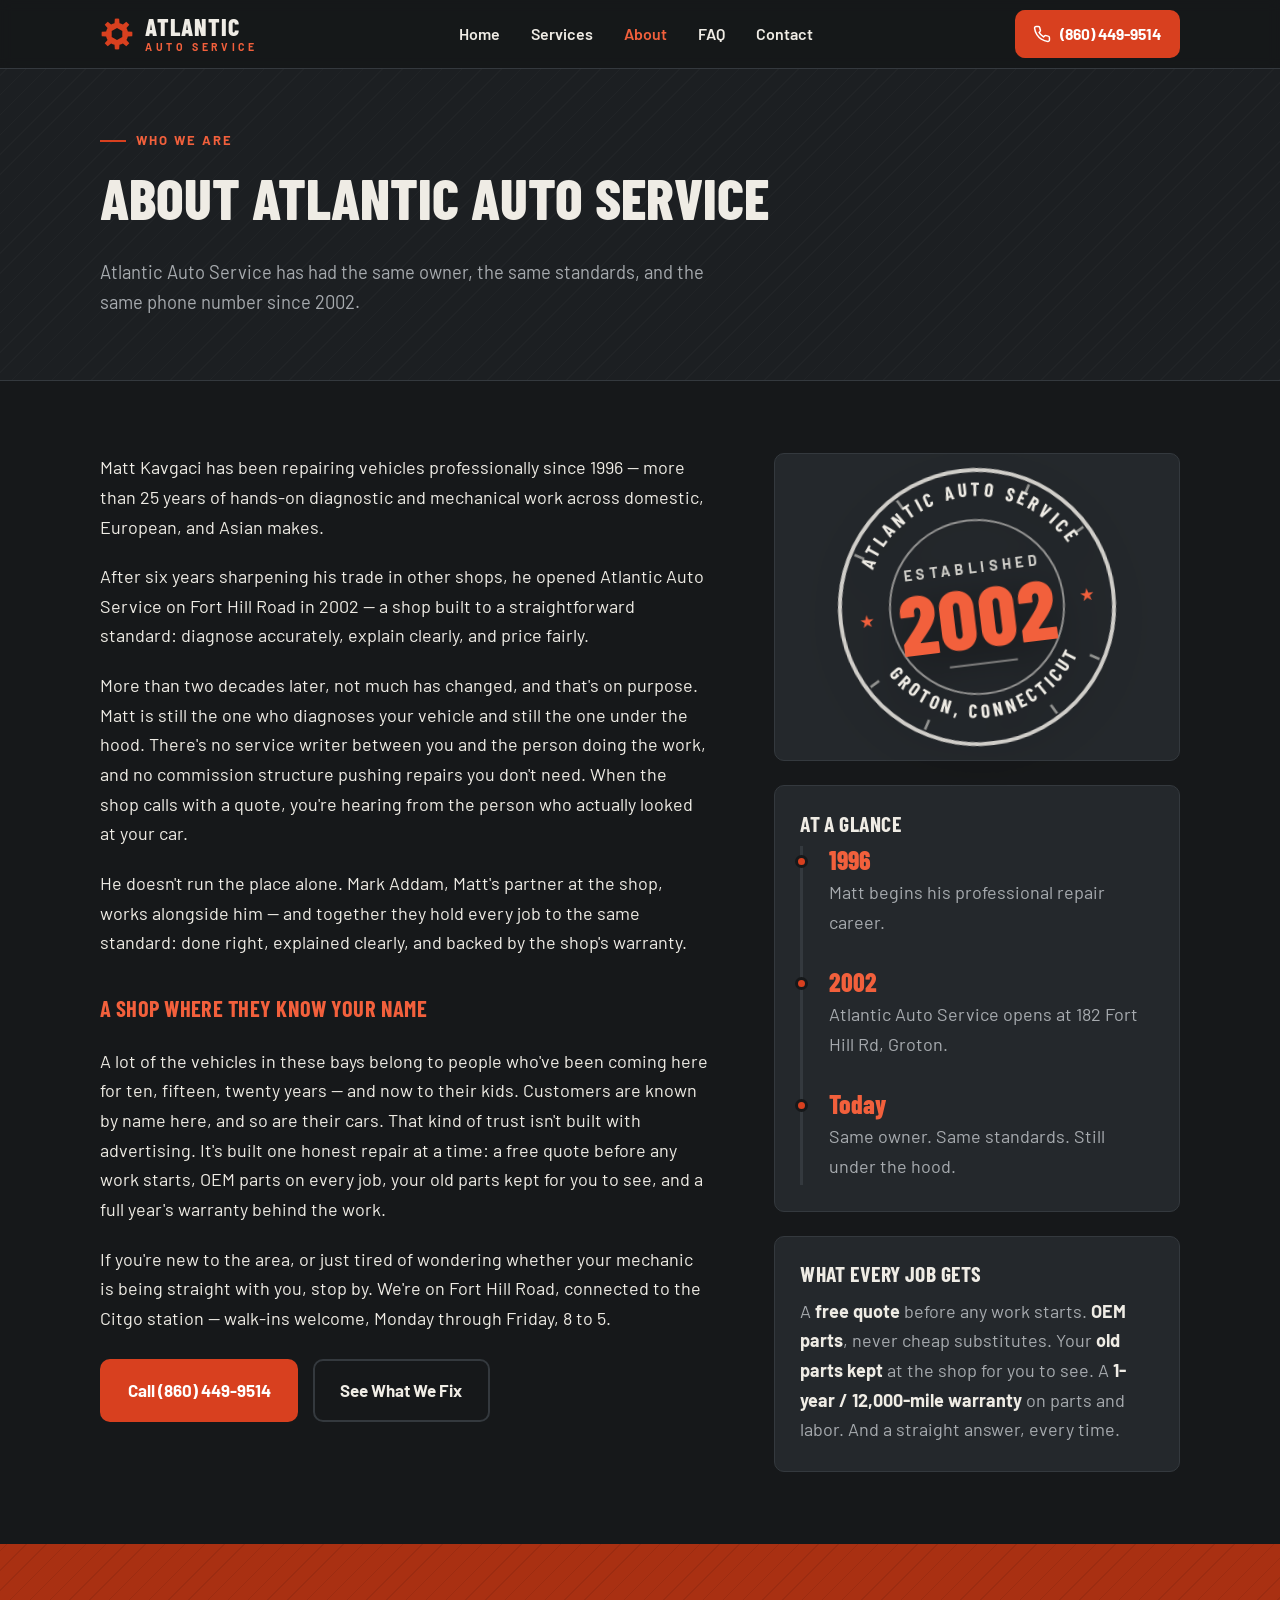
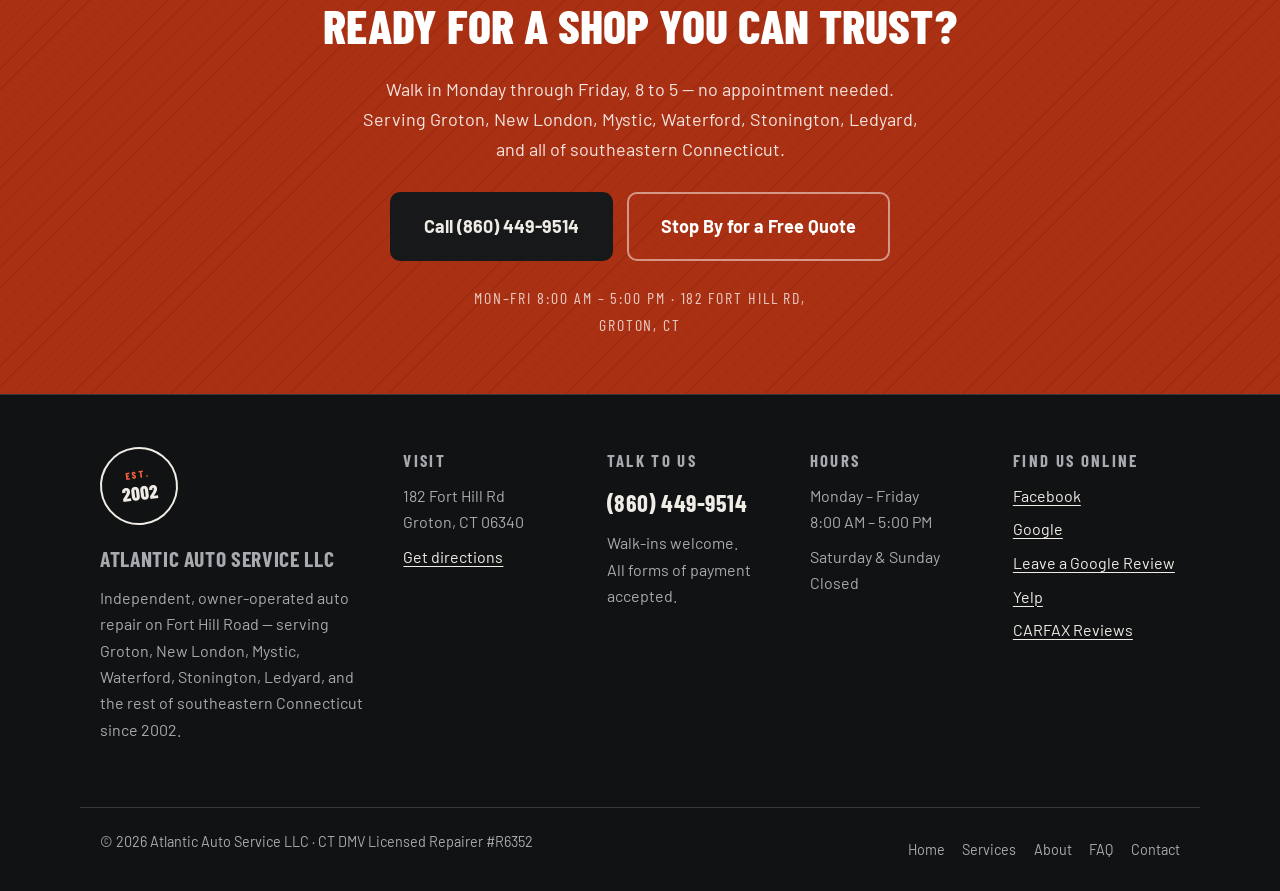
<file: about.html>
<!DOCTYPE html>
<html lang="en">
<head>
  <meta charset="utf-8">
  <meta name="viewport" content="width=device-width, initial-scale=1">
  <title>About Us | Atlantic Auto Service — Owner-Operated Auto Repair in Groton, CT</title>
  <meta name="description" content="Matt Kavgaci has repaired vehicles professionally since 1996 and has run Atlantic Auto Service in Groton, CT since 2002. Honest work, fair pricing, customers known by name.">
  <meta name="theme-color" content="#16181a">
  <link rel="icon" type="image/svg+xml" href="favicon.svg">

  <link rel="canonical" href="https://atlantic-auto-service.com/about.html">
  <meta property="og:url" content="https://atlantic-auto-service.com/about.html">
  <meta property="og:site_name" content="Atlantic Auto Service">
  <meta property="og:type" content="website">
  <meta property="og:title" content="About Atlantic Auto Service — Owner-Operated Since 2002">
  <meta property="og:description" content="Matt Kavgaci has repaired vehicles professionally since 1996 and has run this Groton shop since 2002. The person who diagnoses your car is the person who repairs it.">
  <meta property="og:locale" content="en_US">

  <link rel="preconnect" href="https://fonts.googleapis.com">
  <link rel="preconnect" href="https://fonts.gstatic.com" crossorigin>
  <link href="https://fonts.googleapis.com/css2?family=Barlow+Condensed:wght@600;700;800&family=Barlow:wght@400;500;600;700&display=swap" rel="stylesheet">
  <style>
/* ============================================================
   Atlantic Auto Service — styles.css
   Mobile-first. No build step. One file.
   Palette: layered charcoal + shop red. Type: Barlow / Barlow Condensed.
   ============================================================ */

:root {
  --bg: #16181a;         /* page base charcoal */
  --bg-2: #1c1f22;       /* alternating section */
  --panel: #24282c;      /* cards, raised surfaces */
  --line: #34393e;       /* hairlines, borders */
  --paper: #efece5;      /* warm off-white text */
  --muted: #a7abaf;      /* secondary text */
  --red: #d8401f;        /* shop red — CTAs, accents */
  --red-deep: #a93012;   /* hover states, CTA band */
  --red-bright: #f2603c; /* inline links on dark */

  --font-body: "Barlow", system-ui, -apple-system, "Segoe UI", sans-serif;
  --font-display: "Barlow Condensed", "Arial Narrow", system-ui, sans-serif;

  --container: 1120px;
  --radius: 10px;
  --shadow: 0 10px 30px rgba(0, 0, 0, 0.35);
}

/* ---------- Reset-lite ---------- */
*, *::before, *::after { box-sizing: border-box; -webkit-tap-highlight-color: transparent; }
html { scroll-behavior: smooth; }
body {
  margin: 0;
  background: var(--bg);
  color: var(--paper);
  font-family: var(--font-body);
  font-size: 1.0625rem; /* 17px */
  line-height: 1.65;
  -webkit-font-smoothing: antialiased;
}
img, svg { display: block; max-width: 100%; }
a { color: var(--red-bright); text-decoration-thickness: 1px; text-underline-offset: 3px; }
a:hover { color: var(--paper); }
h1, h2, h3 { margin: 0 0 0.5em; line-height: 1.08; }
p { margin: 0 0 1em; }
ul, ol { margin: 0; padding: 0; }
address { font-style: normal; }

:focus-visible {
  outline: 3px solid var(--red-bright);
  outline-offset: 3px;
  border-radius: 2px;
}

.visually-hidden {
  position: absolute; width: 1px; height: 1px;
  margin: -1px; padding: 0; overflow: hidden;
  clip: rect(0 0 0 0); white-space: nowrap; border: 0;
}

.skip-link {
  position: absolute; left: 1rem; top: -100px;
  background: var(--red); color: #fff;
  padding: 0.6rem 1rem; border-radius: var(--radius);
  font-weight: 700; z-index: 200; transition: top 0.15s ease;
}
.skip-link:focus { top: 1rem; color: #fff; }

/* ---------- Layout utilities ---------- */
.container { max-width: var(--container); margin-inline: auto; padding-inline: 1.25rem; }
.section { padding-block: 3.5rem; }
.section--alt { background: var(--bg-2); border-block: 1px solid var(--line); }

.eyebrow {
  display: inline-flex; align-items: center; gap: 0.6rem;
  margin: 0 0 0.9rem;
  font-size: 0.8125rem; font-weight: 700;
  letter-spacing: 0.16em; text-transform: uppercase;
  color: var(--red-bright);
}
.eyebrow::before { content: ""; width: 26px; height: 2px; background: var(--red); }

.section-h {
  font-family: var(--font-display);
  font-weight: 700; text-transform: uppercase;
  letter-spacing: 0.015em;
  font-size: clamp(1.9rem, 4.5vw, 2.6rem);
}
.lede { color: var(--muted); max-width: 62ch; font-size: 1.125rem; }

/* ---------- Buttons ---------- */
.btn {
  display: inline-flex; align-items: center; justify-content: center; gap: 0.55rem;
  padding: 0.95rem 1.6rem;
  border-radius: var(--radius);
  font-family: var(--font-body); font-size: 1.0625rem; font-weight: 700;
  text-decoration: none; cursor: pointer; border: 2px solid transparent;
  transition: background-color 0.15s ease, border-color 0.15s ease, transform 0.15s ease;
}
.btn:active { transform: translateY(1px); }
.btn svg { width: 1.15em; height: 1.15em; flex: none; }

.btn-primary { background: var(--red); color: #fff; }
.btn-primary:hover { background: var(--red-deep); color: #fff; }

.btn-ghost { background: transparent; color: var(--paper); border-color: var(--line); }
.btn-ghost:hover { border-color: var(--paper); color: var(--paper); }

.btn-dark { background: var(--bg); color: var(--paper); }
.btn-dark:hover { background: #000; color: #fff; }

.btn-lg { padding: 1.1rem 2rem; font-size: 1.125rem; }

/* ---------- Header / navigation ---------- */
.site-header {
  position: sticky; top: 0; z-index: 100;
  background: rgba(22, 24, 26, 0.96);
  backdrop-filter: blur(6px);
  border-bottom: 1px solid var(--line);
  transition: box-shadow 0.2s ease;
}
.site-header.is-scrolled { box-shadow: var(--shadow); }

.header-row {
  display: flex; align-items: center; justify-content: space-between;
  gap: 1rem; min-height: 68px;
}

.brand { display: inline-flex; align-items: center; gap: 0.7rem; text-decoration: none; }
.brand-mark { width: 34px; height: 34px; flex: none; }
.brand-text { display: flex; flex-direction: column; line-height: 1; }
.brand-name {
  font-family: var(--font-display); font-weight: 800; font-size: 1.5rem;
  letter-spacing: 0.04em; text-transform: uppercase; color: var(--paper);
}
.brand-sub {
  font-size: 0.66rem; font-weight: 700; letter-spacing: 0.34em;
  text-transform: uppercase; color: var(--red-bright); margin-top: 3px;
}

.site-nav ul { display: flex; gap: 0.25rem; list-style: none; }
.site-nav a {
  display: block; padding: 0.55rem 0.85rem;
  color: var(--paper); text-decoration: none;
  font-weight: 600; font-size: 1rem; border-radius: var(--radius);
}
.site-nav a:hover { background: var(--panel); color: var(--paper); }
.site-nav a[aria-current="page"] { color: var(--red-bright); }
.site-nav a[aria-current="page"]:hover { background: var(--panel); }

.header-actions { display: flex; align-items: center; gap: 0.75rem; }
.btn-call { padding: 0.6rem 1.05rem; font-size: 0.975rem; white-space: nowrap; }

.nav-toggle {
  display: none;
  width: 46px; height: 46px;
  background: transparent; border: 1px solid var(--line); border-radius: var(--radius);
  cursor: pointer; padding: 0;
  flex-direction: column; align-items: center; justify-content: center; gap: 5px;
}
.nav-toggle .bar {
  display: block; width: 20px; height: 2px; background: var(--paper);
  transition: transform 0.2s ease, opacity 0.2s ease;
}
.nav-toggle[aria-expanded="true"] .bar:nth-child(1) { transform: translateY(7px) rotate(45deg); }
.nav-toggle[aria-expanded="true"] .bar:nth-child(2) { opacity: 0; }
.nav-toggle[aria-expanded="true"] .bar:nth-child(3) { transform: translateY(-7px) rotate(-45deg); }

.nav-quote-mobile { display: none; }

@media (max-width: 920px) {
  .nav-toggle { display: flex; }
  .site-nav {
    position: absolute; top: 100%; left: 0; right: 0;
    background: var(--bg-2);
    border-bottom: 1px solid var(--line);
    box-shadow: var(--shadow);
    display: none;
  }
  .site-nav.is-open { display: block; }
  .site-nav ul { flex-direction: column; gap: 0; padding: 0.75rem 1.25rem 1.25rem; }
  .site-nav a {
    font-size: 1.25rem; padding: 0.95rem 0.5rem;
    border-bottom: 1px solid var(--line);
  }
  .site-nav li:last-child a { border-bottom: 0; }
  .nav-quote-mobile { display: block; padding-top: 0.9rem; }
  .nav-quote-mobile .btn { width: 100%; }
}

@media (max-width: 560px) {
  .btn-call { padding: 0.55rem 0.7rem; font-size: 0.85rem; }
  .brand-name { font-size: 1.3rem; }
}
@media (max-width: 380px) {
  .brand-sub { display: none; }
  .brand-mark { width: 28px; height: 28px; }
}

/* ---------- Hero ---------- */
.hero {
  position: relative;
  padding-block: 4rem 3rem;
  background:
    radial-gradient(1100px 480px at 78% -10%, rgba(216, 64, 31, 0.12), transparent 60%),
    repeating-linear-gradient(-45deg, rgba(239, 236, 229, 0.028) 0 1px, transparent 1px 14px),
    var(--bg);
  border-bottom: 1px solid var(--line);
  overflow: hidden;
}
.hero-grid {
  display: grid; gap: 2.5rem; align-items: center;
  grid-template-columns: 1fr;
}
.hero h1 {
  font-family: var(--font-display); font-weight: 800;
  text-transform: uppercase; letter-spacing: 0.01em;
  font-size: clamp(2.6rem, 8.5vw, 4.9rem);
  line-height: 0.98;
  margin-bottom: 0.35em;
}
.hero h1 .accent { color: var(--red-bright); }
.hero-hook { font-size: 1.2rem; color: var(--muted); max-width: 56ch; }
.hero-hook strong { color: var(--paper); }
.hero-ctas { display: flex; flex-wrap: wrap; gap: 0.9rem; margin-top: 1.6rem; }

.hero-seal-wrap { display: flex; justify-content: center; }

@media (min-width: 860px) {
  .hero { padding-block: 5.5rem 4.5rem; }
  .hero-grid { grid-template-columns: 1.5fr 1fr; }
  .hero-seal-wrap { justify-content: flex-end; padding-right: 1.5rem; }
}

/* The seal — Established 2002 inspection-stamp badge */
.seal {
  width: clamp(200px, 32vw, 290px);
  height: auto;
  transform: rotate(-7deg);
  filter: drop-shadow(0 12px 24px rgba(0, 0, 0, 0.45));
}
.seal-ring-outer { fill: none; stroke: var(--paper); stroke-opacity: 0.85; stroke-width: 3; }
.seal-ring-inner { fill: none; stroke: var(--paper); stroke-opacity: 0.55; stroke-width: 1.5; }
.seal-tick { stroke: var(--paper); stroke-opacity: 0.55; stroke-width: 2; }
.seal-roundtext {
  fill: var(--paper);
  font-family: var(--font-display);
  font-weight: 700; font-size: 14.5px;
  letter-spacing: 0.2em;
  text-transform: uppercase;
}
.seal-star { fill: var(--red-bright); }
.seal-est {
  fill: var(--paper); fill-opacity: 0.85;
  font-family: var(--font-body); font-weight: 700;
  font-size: 11px; letter-spacing: 0.3em; text-transform: uppercase;
}
.seal-year {
  fill: var(--red-bright);
  font-family: var(--font-display); font-weight: 800;
  font-size: 64px; letter-spacing: 0.02em;
}
.seal-rule { stroke: var(--paper); stroke-opacity: 0.45; stroke-width: 1.5; }

/* Door-lettering info strip */
.door-strip {
  border-top: 1px solid var(--line);
  background: var(--bg-2);
}
.door-strip-inner {
  display: flex; flex-wrap: wrap; justify-content: center; align-items: center;
  gap: 0.4rem 1rem;
  padding-block: 0.9rem;
  font-family: var(--font-display);
  font-weight: 600; font-size: 1.05rem;
  letter-spacing: 0.14em; text-transform: uppercase;
  color: var(--muted); text-align: center;
}
.door-strip-inner .sep { color: var(--red); }
.door-strip-inner a { color: var(--paper); text-decoration: none; }
.door-strip-inner a:hover { color: var(--red-bright); }

/* ---------- Free-quote steps ---------- */
section[id] { scroll-margin-top: 90px; }
.steps { display: grid; gap: 1.25rem; counter-reset: step; margin-top: 2rem; list-style: none; }
.step {
  position: relative;
  background: var(--panel);
  border: 1px solid var(--line);
  border-radius: var(--radius);
  padding: 1.5rem 1.5rem 1.4rem;
  counter-increment: step;
}
.step::before {
  content: counter(step);
  display: inline-grid; place-items: center;
  width: 44px; height: 44px; margin-bottom: 0.9rem;
  border-radius: 50%;
  background: var(--red); color: #fff;
  font-family: var(--font-display); font-weight: 800; font-size: 1.5rem;
}
.step h3 {
  font-family: var(--font-display); font-weight: 700;
  text-transform: uppercase; font-size: 1.35rem; letter-spacing: 0.02em;
}
.step p { color: var(--muted); margin: 0; }
.step p strong { color: var(--paper); }

@media (min-width: 760px) {
  .steps { grid-template-columns: repeat(auto-fit, minmax(200px, 1fr)); }
}

/* ---------- Service cards (home) ---------- */
.card-grid { display: grid; gap: 1.1rem; margin-top: 2rem; }
.svc-card {
  display: block;
  background: var(--panel);
  border: 1px solid var(--line);
  border-radius: var(--radius);
  padding: 1.5rem;
  color: var(--paper); text-decoration: none;
  transition: transform 0.15s ease, border-color 0.15s ease;
}
.svc-card:hover { transform: translateY(-3px); border-color: var(--red); color: var(--paper); }
.svc-card .icon {
  width: 52px; height: 52px; margin-bottom: 1rem;
  color: var(--red-bright);
}
.svc-card h3 {
  font-family: var(--font-display); font-weight: 700;
  text-transform: uppercase; font-size: 1.4rem; letter-spacing: 0.02em;
  margin-bottom: 0.35rem;
}
.svc-card p { color: var(--muted); margin-bottom: 0.9rem; font-size: 1rem; }
.svc-card .more {
  font-weight: 700; font-size: 0.95rem; color: var(--red-bright);
  letter-spacing: 0.04em;
}
.svc-card:hover .more { color: var(--paper); }

@media (min-width: 620px) { .card-grid { grid-template-columns: repeat(2, 1fr); } }
@media (min-width: 960px) { .card-grid { grid-template-columns: repeat(3, 1fr); } }

.grid-footnote { margin-top: 1.5rem; color: var(--muted); }

/* ---------- Why blocks ---------- */
.why-grid { display: grid; gap: 2rem; margin-top: 2.25rem; }
.why h3 {
  font-family: var(--font-display); font-weight: 700;
  text-transform: uppercase; font-size: 1.5rem; letter-spacing: 0.02em;
  padding-top: 0.9rem;
  border-top: 3px solid var(--red);
  display: inline-block;
}
.why p { color: var(--muted); margin: 0; max-width: 52ch; }
.why p strong { color: var(--paper); }

@media (min-width: 760px) { .why-grid { grid-template-columns: repeat(2, 1fr); gap: 2.5rem 3rem; } }

/* ---------- Testimonials ---------- */
.quotes { display: grid; gap: 1.1rem; margin-top: 2rem; }
.quote {
  background: var(--panel);
  border: 1px solid var(--line);
  border-left: 4px solid var(--red);
  border-radius: var(--radius);
  padding: 1.5rem;
  margin: 0;
}
.quote p {
  font-size: 1.1rem; color: var(--paper); margin-bottom: 1rem;
}
.quote footer {
  font-family: var(--font-display); font-weight: 600;
  text-transform: uppercase; letter-spacing: 0.1em;
  font-size: 0.95rem; color: var(--muted);
}
@media (min-width: 900px) { .quotes { grid-template-columns: repeat(3, 1fr); } }

/* ---------- CTA band ---------- */
.cta-band {
  background:
    repeating-linear-gradient(-45deg, rgba(0, 0, 0, 0.08) 0 1px, transparent 1px 14px),
    var(--red-deep);
  padding-block: 3.5rem;
  text-align: center;
}
.cta-band h2 {
  font-family: var(--font-display); font-weight: 800;
  text-transform: uppercase;
  font-size: clamp(2rem, 5vw, 3rem);
  color: #fff;
}
.cta-band p { color: rgba(255, 255, 255, 0.88); max-width: 56ch; margin-inline: auto; font-size: 1.125rem; }
.cta-band .hours-note {
  font-family: var(--font-display); text-transform: uppercase; letter-spacing: 0.12em;
  font-size: 1rem; color: rgba(255, 255, 255, 0.75); margin-top: 1.5rem; margin-bottom: 0;
}
.cta-band .btn-row { display: flex; flex-wrap: wrap; gap: 0.9rem; justify-content: center; margin-top: 1.75rem; }
.cta-band .btn-ghost { color: #fff; border-color: rgba(255, 255, 255, 0.5); }
.cta-band .btn-ghost:hover { border-color: #fff; color: #fff; }

/* ---------- Footer ---------- */
.site-footer {
  background: #101214;
  border-top: 1px solid var(--line);
  padding-top: 3.25rem;
  font-size: 1rem;
}
.footer-grid { display: grid; gap: 2.25rem; }
.footer-brand p { color: var(--muted); max-width: 40ch; }
.footer-badge {
  display: inline-grid; place-items: center;
  width: 78px; height: 78px; margin-bottom: 1rem;
  border: 2px solid var(--paper); border-radius: 50%;
  transform: rotate(-7deg);
}
.footer-badge span {
  font-family: var(--font-display); font-weight: 800; font-size: 1.2rem;
  text-transform: uppercase; line-height: 1; text-align: center; color: var(--paper);
}
.footer-badge span em { display: block; font-style: normal; font-size: 0.62rem; letter-spacing: 0.22em; color: var(--red-bright); margin-bottom: 3px; }
.footer-name {
  font-family: var(--font-display); font-weight: 700; font-size: 1.35rem;
  text-transform: uppercase; letter-spacing: 0.03em; color: var(--paper);
  margin-bottom: 0.5rem;
}
.footer-h {
  font-family: var(--font-display); font-weight: 700; font-size: 1.05rem;
  text-transform: uppercase; letter-spacing: 0.14em;
  color: var(--red-bright); margin: 0 0 0.8rem;
}
.footer-col p, .footer-col address { color: var(--muted); margin-bottom: 0.5rem; }
.footer-col a { color: var(--paper); }
.footer-col a:hover { color: var(--red-bright); }
.footer-col ul { list-style: none; }
.footer-col li { margin-bottom: 0.45rem; }
.footer-tel {
  font-family: var(--font-display); font-weight: 700; font-size: 1.5rem;
  text-decoration: none; letter-spacing: 0.02em;
}

.footer-bottom {
  margin-top: 3rem;
  border-top: 1px solid var(--line);
  padding-block: 1.4rem;
  display: flex; flex-wrap: wrap; gap: 0.75rem 1.5rem;
  justify-content: space-between; align-items: center;
  color: var(--muted); font-size: 0.9rem;
}
.footer-bottom nav ul { display: flex; flex-wrap: wrap; gap: 1.1rem; list-style: none; }
.footer-bottom a { color: var(--muted); text-decoration: none; }
.footer-bottom a:hover { color: var(--paper); }

@media (min-width: 700px) { .footer-grid { grid-template-columns: 1.4fr 1fr 1fr; } }
@media (min-width: 980px) { .footer-grid { grid-template-columns: 1.6fr 1fr 1fr 1fr 1fr; } }

/* ---------- Page hero (interior pages) ---------- */
.page-hero {
  padding-block: 3.25rem 2.75rem;
  background:
    repeating-linear-gradient(-45deg, rgba(239, 236, 229, 0.025) 0 1px, transparent 1px 14px),
    var(--bg-2);
  border-bottom: 1px solid var(--line);
}
.page-hero h1 {
  font-family: var(--font-display); font-weight: 800;
  text-transform: uppercase;
  font-size: clamp(2.3rem, 6.5vw, 3.6rem);
}
.page-hero .lede { font-size: 1.15rem; }

/* ---------- Services page ---------- */
.svc-jump {
  display: flex; flex-wrap: wrap; gap: 0.55rem; margin-top: 1.75rem;
}
.svc-jump a {
  display: inline-block;
  padding: 0.5rem 0.95rem;
  background: var(--panel); border: 1px solid var(--line); border-radius: 999px;
  color: var(--paper); text-decoration: none;
  font-weight: 600; font-size: 0.92rem;
}
.svc-jump a:hover { border-color: var(--red); color: var(--paper); }

.svc-cat {
  padding-block: 2.75rem;
  border-bottom: 1px solid var(--line);
  scroll-margin-top: 90px;
}
.svc-cat:last-of-type { border-bottom: 0; }
.svc-cat-head { display: flex; align-items: center; gap: 1rem; margin-bottom: 0.5rem; }
.svc-cat-head .icon { width: 46px; height: 46px; color: var(--red-bright); flex: none; }
.svc-cat h2 {
  font-family: var(--font-display); font-weight: 700; text-transform: uppercase;
  font-size: clamp(1.6rem, 4vw, 2.1rem); letter-spacing: 0.02em; margin: 0;
}
.svc-cat > p { color: var(--muted); max-width: 62ch; }
.svc-list {
  list-style: none;
  display: grid; gap: 0.5rem 1.75rem;
  margin-top: 1.25rem;
}
.svc-list li {
  position: relative; padding-left: 1.35rem;
  color: var(--paper);
}
.svc-list li::before {
  content: ""; position: absolute; left: 0; top: 0.62em;
  width: 9px; height: 9px;
  background: var(--red);
  clip-path: polygon(0 0, 100% 50%, 0 100%);
}
@media (min-width: 640px) { .svc-list { grid-template-columns: repeat(2, 1fr); } }
@media (min-width: 960px) { .svc-list { grid-template-columns: repeat(3, 1fr); } }

.svc-closer {
  margin-top: 1rem;
  background: var(--panel); border: 1px solid var(--line); border-left: 4px solid var(--red);
  border-radius: var(--radius);
  padding: 1.75rem;
  font-size: 1.15rem;
}
.svc-closer p { margin: 0; }

/* ---------- About page ---------- */
.about-grid { display: grid; gap: 3rem; align-items: start; }
.story p { color: var(--paper); max-width: 64ch; }
.story p + p { margin-top: 1.1em; }
.story .kicker {
  font-family: var(--font-display); font-weight: 700; text-transform: uppercase;
  font-size: 1.4rem; letter-spacing: 0.02em; color: var(--red-bright);
  margin: 2rem 0 0.4rem;
}

.timeline { list-style: none; margin-top: 0.5rem; border-left: 3px solid var(--line); }
.timeline li { position: relative; padding: 0 0 1.9rem 1.6rem; }
.timeline li:last-child { padding-bottom: 0.25rem; }
.timeline li::before {
  content: ""; position: absolute; left: -8px; top: 0.5em;
  width: 13px; height: 13px; border-radius: 50%;
  background: var(--red); border: 3px solid var(--bg);
}
.timeline .year {
  display: block;
  font-family: var(--font-display); font-weight: 800; font-size: 1.6rem;
  color: var(--red-bright); line-height: 1.1;
}
.timeline p { color: var(--muted); margin: 0.25rem 0 0; }

.about-aside { display: grid; gap: 1.5rem; }
.about-card {
  background: var(--panel); border: 1px solid var(--line); border-radius: var(--radius);
  padding: 1.6rem;
}
.about-card h2 {
  font-family: var(--font-display); font-weight: 700; text-transform: uppercase;
  font-size: 1.35rem; letter-spacing: 0.02em;
}
.about-card p { color: var(--muted); margin-bottom: 0; }
.about-card p + p { margin-top: 0.9em; }
.about-card p strong { color: var(--paper); }
.about-seal { display: flex; justify-content: center; padding-block: 0.5rem; }

@media (min-width: 900px) {
  .about-grid { grid-template-columns: 1.5fr 1fr; gap: 4rem; }
}

/* ---------- Contact page ---------- */
.contact-grid { display: grid; gap: 1.25rem; margin-top: 2rem; }
.contact-card {
  background: var(--panel); border: 1px solid var(--line); border-radius: var(--radius);
  padding: 1.75rem;
}
.contact-card h2 {
  font-family: var(--font-display); font-weight: 700; text-transform: uppercase;
  font-size: 1.45rem; letter-spacing: 0.02em;
  display: flex; align-items: center; gap: 0.7rem;
}
.contact-card h2 .icon { width: 26px; height: 26px; color: var(--red-bright); flex: none; }
.contact-card p, .contact-card address { color: var(--muted); }
.contact-card p strong { color: var(--paper); }
.contact-tel {
  display: inline-block;
  font-family: var(--font-display); font-weight: 800; font-size: 2.1rem;
  letter-spacing: 0.02em; text-decoration: none; line-height: 1.15;
  margin-bottom: 0.35rem;
}

.hours-table { width: 100%; border-collapse: collapse; margin-top: 0.5rem; }
.hours-table th, .hours-table td {
  text-align: left; padding: 0.55rem 0;
  border-bottom: 1px solid var(--line);
  font-weight: 500; color: var(--paper);
}
.hours-table th { color: var(--muted); font-weight: 600; padding-right: 1rem; }
.hours-table tr:last-child th, .hours-table tr:last-child td { border-bottom: 0; }
.hours-table .closed { color: var(--muted); }

@media (min-width: 860px) {
  .contact-grid { grid-template-columns: repeat(3, 1fr); }
  .contact-card--wide { grid-column: span 3; }
}

.lede--spaced { margin-top: 1.75rem; max-width: 68ch; }

.map-wrap {
  margin-top: 2rem;
  border: 1px solid var(--line); border-radius: var(--radius);
  overflow: hidden; background: var(--panel);
}
.map-wrap iframe { display: block; width: 100%; height: 420px; border: 0; }
.map-actions { display: flex; flex-wrap: wrap; gap: 0.9rem; margin-top: 1.25rem; }

/* ---------- FAQ page ---------- */
.faq-list { margin-top: 2rem; display: grid; gap: 0.85rem; }
.faq-item {
  background: var(--panel); border: 1px solid var(--line); border-radius: var(--radius);
}
.faq-item[open] { border-color: var(--red); }
.faq-item summary {
  list-style: none; cursor: pointer;
  display: flex; justify-content: space-between; align-items: center; gap: 1rem;
  padding: 1.2rem 1.4rem;
  font-family: var(--font-display); font-weight: 700; text-transform: uppercase;
  font-size: 1.25rem; letter-spacing: 0.02em;
}
.faq-item summary::-webkit-details-marker { display: none; }
.faq-item summary::after {
  content: "+";
  flex: none;
  display: grid; place-items: center;
  width: 32px; height: 32px;
  border: 1px solid var(--line); border-radius: 50%;
  color: var(--red-bright);
  font-family: var(--font-body); font-size: 1.3rem; font-weight: 600;
  transition: transform 0.2s ease;
}
.faq-item[open] summary::after { content: "\2212"; transform: rotate(180deg); }
.faq-item summary:hover { color: var(--red-bright); }
.faq-body { padding: 0 1.4rem 1.4rem; color: var(--muted); max-width: 68ch; }
.faq-body p { margin-bottom: 0.75em; }
.faq-body p:last-child { margin-bottom: 0; }
.faq-body strong { color: var(--paper); }

/* ---------- Hero trust line ---------- */
.hero-trust {
  display: flex; align-items: center; gap: 0.55rem;
  margin-top: 1.4rem;
  color: var(--muted); font-weight: 600; font-size: 1rem;
}
.hero-trust .star { color: var(--red-bright); font-size: 1.2rem; line-height: 1; }
.hero-trust strong { color: var(--paper); }

/* ---------- Featured quote ---------- */
.quote--featured {
  grid-column: 1 / -1;
  background: linear-gradient(135deg, rgba(216, 64, 31, 0.10), rgba(216, 64, 31, 0) 55%), var(--panel);
}
.quote--featured p { font-size: 1.22rem; max-width: 72ch; }

/* ---------- Mobile call bar ---------- */
.mobile-call-bar { display: none; }
@media (max-width: 719.98px) {
  body { padding-bottom: 88px; }
  .mobile-call-bar {
    position: fixed; left: 0; right: 0; bottom: 0; z-index: 95;
    display: grid; grid-template-columns: 1fr 1fr; gap: 0.6rem;
    padding: 0.65rem 0.9rem calc(0.65rem + env(safe-area-inset-bottom));
    background: rgba(16, 18, 20, 0.97);
    border-top: 1px solid var(--line);
    backdrop-filter: blur(6px);
  }
  .mobile-call-bar .btn { padding: 0.85rem 0.4rem; font-size: 0.92rem; }
}

/* ---------- Trust strip ---------- */
.trust-strip { background: #101214; border-bottom: 1px solid var(--line); }
.trust-strip-inner {
  display: flex; flex-wrap: wrap; justify-content: center; align-items: center;
  gap: 0.35rem 0.9rem;
  padding-block: 0.8rem;
  font-family: var(--font-display);
  font-weight: 600; font-size: 0.95rem;
  letter-spacing: 0.11em; text-transform: uppercase;
  color: var(--paper); text-align: center;
}
.trust-strip-inner .sep { color: var(--red); font-size: 0.7rem; }

/* ---------- Hero CTA note ---------- */
.cta-note { margin: 1.1rem 0 0; color: var(--muted); font-size: 0.98rem; max-width: 52ch; }
.cta-note + .hero-trust { margin-top: 0.6rem; }

/* ---------- Contact emphasis ---------- */
.tap-call { display: none; }
.contact-card--call { border-left: 4px solid var(--red); }
.contact-card--call .contact-tel { font-size: clamp(2.1rem, 8vw, 2.6rem); }
.contact-addr { font-size: 1.3rem; line-height: 1.45; }
@media (max-width: 719.98px) {
  .tap-call {
    display: flex; width: 100%;
    margin-bottom: 1.25rem;
    font-size: 1.15rem; padding: 1.15rem 1rem;
  }
}

/* ---------- Service icons (approved artwork, glow baked in) ---------- */
.svc-card .icon, .svc-cat-head .icon { object-fit: contain; }

/* ---------- Selection & tap polish ---------- */
::selection { background: var(--red); color: #fff; }
summary { user-select: none; -webkit-user-select: none; }

/* ---------- Leave-a-review chip ---------- */
.review-chip--cta { background: var(--red); border-color: var(--red); color: #fff; }
.review-chip--cta:hover { background: var(--red-deep); border-color: var(--red-deep); color: #fff; }

/* ---------- CARFAX verified note ---------- */
.verified-note {
  margin: 1.5rem 0 0;
  padding: 1.1rem 1.4rem;
  background: var(--panel);
  border: 1px solid var(--line); border-left: 4px solid var(--red);
  border-radius: var(--radius);
  color: var(--muted); max-width: 76ch;
}
.verified-note strong { color: var(--paper); }

/* ---------- Review platform links ---------- */
.review-links { display: flex; flex-wrap: wrap; align-items: center; gap: 0.6rem; margin-top: 2.25rem; }
.review-links-label {
  font-family: var(--font-display); font-weight: 700;
  text-transform: uppercase; letter-spacing: 0.12em;
  font-size: 0.95rem; color: var(--muted); margin: 0 0.4rem 0 0;
}
.review-chip {
  display: inline-flex; align-items: center; gap: 0.5rem;
  padding: 0.55rem 1.05rem;
  background: var(--panel); border: 1px solid var(--line); border-radius: 999px;
  color: var(--paper); text-decoration: none;
  font-weight: 600; font-size: 0.95rem;
}
.review-chip:hover { border-color: var(--red); color: var(--paper); }
.review-chip .score { color: var(--red-bright); font-weight: 700; }

/* ---------- Motion & print sanity ---------- */
@media (prefers-reduced-motion: reduce) {
  html { scroll-behavior: auto; }
  *, *::before, *::after {
    animation-duration: 0.01ms !important;
    animation-iteration-count: 1 !important;
    transition-duration: 0.01ms !important;
  }
}

@media (min-width: 900px) {
  body { font-size: 1.125rem; } /* 18px on larger screens */
  .section { padding-block: 4.5rem; }
}

  </style>

  <!-- Local business schema. Coordinates are set to the shop's location —
       spot-check against the Google Maps pin if the marker ever moves. -->
  <script type="application/ld+json">
  {
    "@context": "https://schema.org",
    "@type": "AutoRepair",
    "name": "Atlantic Auto Service",
    "url": "https://atlantic-auto-service.com/",
    "sameAs": ["https://maps.app.goo.gl/wKaTcQqAgAQxb3zo8", "https://www.facebook.com/people/Atlantic-Auto-Service-LLC/100064060028101/", "https://www.yelp.com/biz/atlantic-auto-service-groton", "https://www.carfax.com/Reviews-Atlantic-Auto-Service-Groton-CT_XCIMALVUHG"],
    "description": "Independent, owner-operated auto repair shop in Groton, CT. Servicing domestic, European, and Asian vehicles since 2002. Free quotes, OEM parts, 1-year/12,000-mile warranty.",
    "telephone": "+1-860-449-9514",
    "address": {
      "@type": "PostalAddress",
      "streetAddress": "182 Fort Hill Rd",
      "addressLocality": "Groton",
      "addressRegion": "CT",
      "postalCode": "06340",
      "addressCountry": "US"
    },
    "geo": { "@type": "GeoCoordinates", "latitude": 41.347264, "longitude": -72.021835 },
    "hasMap": "https://www.google.com/maps/search/?api=1&query=182+Fort+Hill+Rd%2C+Groton%2C+CT+06340",
    "openingHoursSpecification": [
      { "@type": "OpeningHoursSpecification", "dayOfWeek": ["Monday", "Tuesday", "Wednesday", "Thursday", "Friday"], "opens": "08:00", "closes": "17:00" }
    ],
    "foundingDate": "2002",
    "founder": { "@type": "Person", "name": "Matt Kavgaci" },
    "priceRange": "$$",
    "paymentAccepted": "Cash, Credit Card, Debit Card, Check",
    "currenciesAccepted": "USD",
    "areaServed": [
      { "@type": "City", "name": "Groton" },
      { "@type": "City", "name": "New London" },
      { "@type": "City", "name": "Mystic" },
      { "@type": "City", "name": "Waterford" },
      { "@type": "City", "name": "Stonington" },
      { "@type": "City", "name": "Ledyard" }
    ]
  }
  </script>
</head>
<body>
  <a class="skip-link" href="#main">Skip to main content</a>

  <header class="site-header">
    <div class="container header-row">
      <a class="brand" href="index.html" aria-label="Atlantic Auto Service — home">
        <svg class="brand-mark" width="34" height="34" viewBox="0 0 64 64" aria-hidden="true" focusable="false">
          <path fill="#d8401f" fill-rule="evenodd" d="M27.28,11.54 L27.96,3.28 A29.0,29.0 0 0 1 36.04,3.28 L36.72,11.54 A21.0,21.0 0 0 1 43.13,14.19 L49.45,8.84 A29.0,29.0 0 0 1 55.16,14.55 L49.81,20.87 A21.0,21.0 0 0 1 52.46,27.28 L60.72,27.96 A29.0,29.0 0 0 1 60.72,36.04 L52.46,36.72 A21.0,21.0 0 0 1 49.81,43.13 L55.16,49.45 A29.0,29.0 0 0 1 49.45,55.16 L43.13,49.81 A21.0,21.0 0 0 1 36.72,52.46 L36.04,60.72 A29.0,29.0 0 0 1 27.96,60.72 L27.28,52.46 A21.0,21.0 0 0 1 20.87,49.81 L14.55,55.16 A29.0,29.0 0 0 1 8.84,49.45 L14.19,43.13 A21.0,21.0 0 0 1 11.54,36.72 L3.28,36.04 A29.0,29.0 0 0 1 3.28,27.96 L11.54,27.28 A21.0,21.0 0 0 1 14.19,20.87 L8.84,14.55 A29.0,29.0 0 0 1 14.55,8.84 L20.87,14.19 A21.0,21.0 0 0 1 27.28,11.54 Z M32.0,20.5 L41.96,26.25 L41.96,37.75 L32.0,43.5 L22.04,37.75 L22.04,26.25 Z"/>
        </svg>
        <span class="brand-text">
          <span class="brand-name">Atlantic</span>
          <span class="brand-sub">Auto Service</span>
        </span>
      </a>

      <nav class="site-nav" id="site-nav" aria-label="Main navigation">
        <ul>
          <li><a href="index.html">Home</a></li>
          <li><a href="services.html">Services</a></li>
          <li><a href="about.html" aria-current="page">About</a></li>
          <li><a href="faq.html">FAQ</a></li>
          <li><a href="contact.html">Contact</a></li>
          <li class="nav-quote-mobile"><a class="btn btn-primary" href="contact.html#quote">Call or Visit Today</a></li>
        </ul>
      </nav>

      <div class="header-actions">
        <a class="btn btn-primary btn-call" href="tel:+18604499514">
          <svg width="18" height="18" viewBox="0 0 24 24" fill="none" stroke="currentColor" stroke-width="2" stroke-linecap="round" stroke-linejoin="round" aria-hidden="true" focusable="false"><path d="M22 16.92v3a2 2 0 0 1-2.18 2 19.79 19.79 0 0 1-8.63-3.07 19.5 19.5 0 0 1-6-6A19.79 19.79 0 0 1 2.12 4.18 2 2 0 0 1 4.11 2h3a2 2 0 0 1 2 1.72c.13.96.36 1.9.7 2.81a2 2 0 0 1-.45 2.11L8.09 9.91a16 16 0 0 0 6 6l1.27-1.27a2 2 0 0 1 2.11-.45c.91.34 1.85.57 2.81.7A2 2 0 0 1 22 16.92z"/></svg>
          <span>(860) 449-9514</span>
        </a>
        <button class="nav-toggle" aria-expanded="false" aria-controls="site-nav">
          <span class="bar"></span>
          <span class="bar"></span>
          <span class="bar"></span>
          <span class="visually-hidden">Menu</span>
        </button>
      </div>
    </div>
  </header>

  <main id="main">

    <section class="page-hero">
      <div class="container">
        <p class="eyebrow">Who We Are</p>
        <h1>About Atlantic Auto Service</h1>
        <p class="lede">Atlantic Auto Service has had the same owner, the same standards, and the same phone number since 2002.</p>
      </div>
    </section>

    <section class="section">
      <div class="container about-grid">

        <div class="story">
          <p>Matt Kavgaci has been repairing vehicles professionally since 1996 — more than 25 years of hands-on diagnostic and mechanical work across domestic, European, and Asian makes.</p>

          <p>After six years sharpening his trade in other shops, he opened Atlantic Auto Service on Fort Hill Road in 2002 — a shop built to a straightforward standard: diagnose accurately, explain clearly, and price fairly.</p>

          <p>More than two decades later, not much has changed, and that's on purpose. Matt is still the one who diagnoses your vehicle and still the one under the hood. There's no service writer between you and the person doing the work, and no commission structure pushing repairs you don't need. When the shop calls with a quote, you're hearing from the person who actually looked at your car.</p>

          <p>He doesn't run the place alone. Mark Addam, Matt's partner at the shop, works alongside him — and together they hold every job to the same standard: done right, explained clearly, and backed by the shop's warranty.</p>

          <p class="kicker">A shop where they know your name</p>

          <p>A lot of the vehicles in these bays belong to people who've been coming here for ten, fifteen, twenty years — and now to their kids. Customers are known by name here, and so are their cars. That kind of trust isn't built with advertising. It's built one honest repair at a time: a free quote before any work starts, OEM parts on every job, your old parts kept for you to see, and a full year's warranty behind the work.</p>

          <p>If you're new to the area, or just tired of wondering whether your mechanic is being straight with you, stop by. We're on Fort Hill Road, connected to the Citgo station — walk-ins welcome, Monday through Friday, 8 to 5.</p>

          <div class="hero-ctas">
            <a class="btn btn-primary" href="tel:+18604499514">Call (860) 449-9514</a>
            <a class="btn btn-ghost" href="services.html">See What We Fix</a>
          </div>
        </div>

        <div class="about-aside">
          <div class="about-card about-seal">
            <!-- Established 2002 seal -->
            <svg class="seal" width="260" height="260" viewBox="0 0 220 220" role="img" aria-label="Established 2002 — Atlantic Auto Service, Groton, Connecticut">
              <defs>
                <path id="seal-top-about" d="M26,110 A84,84 0 0 1 194,110"/>
                <path id="seal-bottom-about" d="M26,110 A84,84 0 0 0 194,110"/>
              </defs>
              <circle cx="110" cy="110" r="104" class="seal-ring-outer"/>
              <circle cx="110" cy="110" r="66" class="seal-ring-inner"/>
              <g>
                <line x1="110" y1="9" x2="110" y2="17" class="seal-tick" transform="rotate(30 110 110)"/>
                <line x1="110" y1="9" x2="110" y2="17" class="seal-tick" transform="rotate(60 110 110)"/>
                <line x1="110" y1="9" x2="110" y2="17" class="seal-tick" transform="rotate(120 110 110)"/>
                <line x1="110" y1="9" x2="110" y2="17" class="seal-tick" transform="rotate(150 110 110)"/>
                <line x1="110" y1="9" x2="110" y2="17" class="seal-tick" transform="rotate(210 110 110)"/>
                <line x1="110" y1="9" x2="110" y2="17" class="seal-tick" transform="rotate(240 110 110)"/>
                <line x1="110" y1="9" x2="110" y2="17" class="seal-tick" transform="rotate(300 110 110)"/>
                <line x1="110" y1="9" x2="110" y2="17" class="seal-tick" transform="rotate(330 110 110)"/>
              </g>
              <text class="seal-roundtext"><textPath href="#seal-top-about" startOffset="50%" text-anchor="middle">Atlantic Auto Service</textPath></text>
              <text class="seal-roundtext"><textPath href="#seal-bottom-about" startOffset="50%" text-anchor="middle">Groton, Connecticut</textPath></text>
              <text class="seal-star" x="26" y="115" text-anchor="middle" font-size="13">&#9733;</text>
              <text class="seal-star" x="194" y="115" text-anchor="middle" font-size="13">&#9733;</text>
              <text class="seal-est" x="110" y="84" text-anchor="middle">Established</text>
              <text class="seal-year" x="110" y="141" text-anchor="middle">2002</text>
              <line x1="84" y1="153" x2="136" y2="153" class="seal-rule"/>
            </svg>
          </div>

          <div class="about-card">
            <h2>At a Glance</h2>
            <ol class="timeline" role="list">
              <li>
                <span class="year">1996</span>
                <p>Matt begins his professional repair career.</p>
              </li>
              <li>
                <span class="year">2002</span>
                <p>Atlantic Auto Service opens at 182 Fort Hill Rd, Groton.</p>
              </li>
              <li>
                <span class="year">Today</span>
                <p>Same owner. Same standards. Still under the hood.</p>
              </li>
            </ol>
          </div>

          <div class="about-card">
            <h2>What Every Job Gets</h2>
            <p>A <strong>free quote</strong> before any work starts. <strong>OEM parts</strong>, never cheap substitutes. Your <strong>old parts kept</strong> at the shop for you to see. A <strong>1-year / 12,000-mile warranty</strong> on parts and labor. And a straight answer, every time.</p>
          </div>
        </div>

      </div>
    </section>

    <section class="cta-band" aria-labelledby="cta-heading">
      <div class="container">
        <h2 id="cta-heading">Ready for a shop you can trust?</h2>
        <p>Walk in Monday through Friday, 8 to 5 — no appointment needed. Serving Groton, New London, Mystic, Waterford, Stonington, Ledyard, and all of southeastern Connecticut.</p>
        <div class="btn-row">
          <a class="btn btn-dark btn-lg" href="tel:+18604499514">Call (860) 449-9514</a>
          <a class="btn btn-ghost btn-lg" href="contact.html#quote">Stop By for a Free Quote</a>
        </div>
        <p class="hours-note">Mon&ndash;Fri 8:00 AM &ndash; 5:00 PM &middot; 182 Fort Hill Rd, Groton, CT</p>
      </div>
    </section>
  </main>

  <footer class="site-footer">
    <div class="container footer-grid">
      <div class="footer-brand">
        <div class="footer-badge" aria-hidden="true"><span><em>Est.</em>2002</span></div>
        <p class="footer-name">Atlantic Auto Service LLC</p>
        <p>Independent, owner-operated auto repair on Fort Hill Road — serving Groton, New London, Mystic, Waterford, Stonington, Ledyard, and the rest of southeastern Connecticut since 2002.</p>
      </div>

      <div class="footer-col">
        <p class="footer-h">Visit</p>
        <address>182 Fort Hill Rd<br>Groton, CT 06340</address>
        <p><a href="https://www.google.com/maps/dir/?api=1&amp;destination=182+Fort+Hill+Rd%2C+Groton%2C+CT+06340" target="_blank" rel="noopener">Get directions</a></p>
      </div>

      <div class="footer-col">
        <p class="footer-h">Talk to Us</p>
        <p><a class="footer-tel" href="tel:+18604499514">(860) 449-9514</a></p>
        <p>Walk-ins welcome.<br>All forms of payment accepted.</p>
      </div>

      <div class="footer-col">
        <p class="footer-h">Hours</p>
        <p>Monday &ndash; Friday<br>8:00 AM &ndash; 5:00 PM</p>
        <p>Saturday &amp; Sunday<br>Closed</p>
      </div>

      <div class="footer-col">
        <p class="footer-h">Find Us Online</p>
        <ul>
          <li><a href="https://www.facebook.com/people/Atlantic-Auto-Service-LLC/100064060028101/" target="_blank" rel="noopener">Facebook</a></li>
          <li><a href="https://maps.app.goo.gl/wKaTcQqAgAQxb3zo8" target="_blank" rel="noopener">Google</a></li>
          <li><a href="https://g.page/r/CeTp537mv1tsEAE/review" target="_blank" rel="noopener">Leave a Google Review</a></li>
          <li><a href="https://www.yelp.com/biz/atlantic-auto-service-groton" target="_blank" rel="noopener">Yelp</a></li>
          <li><a href="https://www.carfax.com/Reviews-Atlantic-Auto-Service-Groton-CT_XCIMALVUHG" target="_blank" rel="noopener">CARFAX Reviews</a></li>
        </ul>
      </div>
    </div>

    <div class="container footer-bottom">
      <p>&copy; <span id="year">2026</span> Atlantic Auto Service LLC &middot; CT DMV Licensed Repairer #R6352</p>
      <nav aria-label="Footer navigation">
        <ul>
          <li><a href="index.html">Home</a></li>
          <li><a href="services.html">Services</a></li>
          <li><a href="about.html">About</a></li>
          <li><a href="faq.html">FAQ</a></li>
          <li><a href="contact.html">Contact</a></li>
        </ul>
      </nav>
    </div>
  </footer>

  <div class="mobile-call-bar">
    <a class="btn btn-primary" href="tel:+18604499514">
      <svg width="18" height="18" viewBox="0 0 24 24" fill="none" stroke="currentColor" stroke-width="2" stroke-linecap="round" stroke-linejoin="round" aria-hidden="true" focusable="false"><path d="M22 16.92v3a2 2 0 0 1-2.18 2 19.79 19.79 0 0 1-8.63-3.07 19.5 19.5 0 0 1-6-6A19.79 19.79 0 0 1 2.12 4.18 2 2 0 0 1 4.11 2h3a2 2 0 0 1 2 1.72c.13.96.36 1.9.7 2.81a2 2 0 0 1-.45 2.11L8.09 9.91a16 16 0 0 0 6 6l1.27-1.27a2 2 0 0 1 2.11-.45c.91.34 1.85.57 2.81.7A2 2 0 0 1 22 16.92z"/></svg>
      Call Now
    </a>
    <a class="btn btn-ghost" href="contact.html#quote">Stop By</a>
  </div>

  <script>
/* Atlantic Auto Service — main.js
   Small, dependency-free. Hamburger menu, header shadow, footer year. */
(function () {
  "use strict";

  // Mobile navigation toggle
  var toggle = document.querySelector(".nav-toggle");
  var nav = document.getElementById("site-nav");

  if (toggle && nav) {
    toggle.addEventListener("click", function () {
      var open = nav.classList.toggle("is-open");
      toggle.setAttribute("aria-expanded", open ? "true" : "false");
    });

    // Close the menu when a link inside it is tapped
    nav.addEventListener("click", function (e) {
      if (e.target.closest("a")) {
        nav.classList.remove("is-open");
        toggle.setAttribute("aria-expanded", "false");
      }
    });

    // Close on Escape
    document.addEventListener("keydown", function (e) {
      if (e.key === "Escape" && nav.classList.contains("is-open")) {
        nav.classList.remove("is-open");
        toggle.setAttribute("aria-expanded", "false");
        toggle.focus();
      }
    });
  }

  // Subtle shadow on the sticky header once the page scrolls
  var header = document.querySelector(".site-header");
  if (header) {
    var onScroll = function () {
      header.classList.toggle("is-scrolled", window.scrollY > 8);
    };
    window.addEventListener("scroll", onScroll, { passive: true });
    onScroll();
  }

  // Keep the copyright year current
  var year = document.getElementById("year");
  if (year) {
    year.textContent = new Date().getFullYear();
  }
})();

  </script>
</body>
</html>
</file>
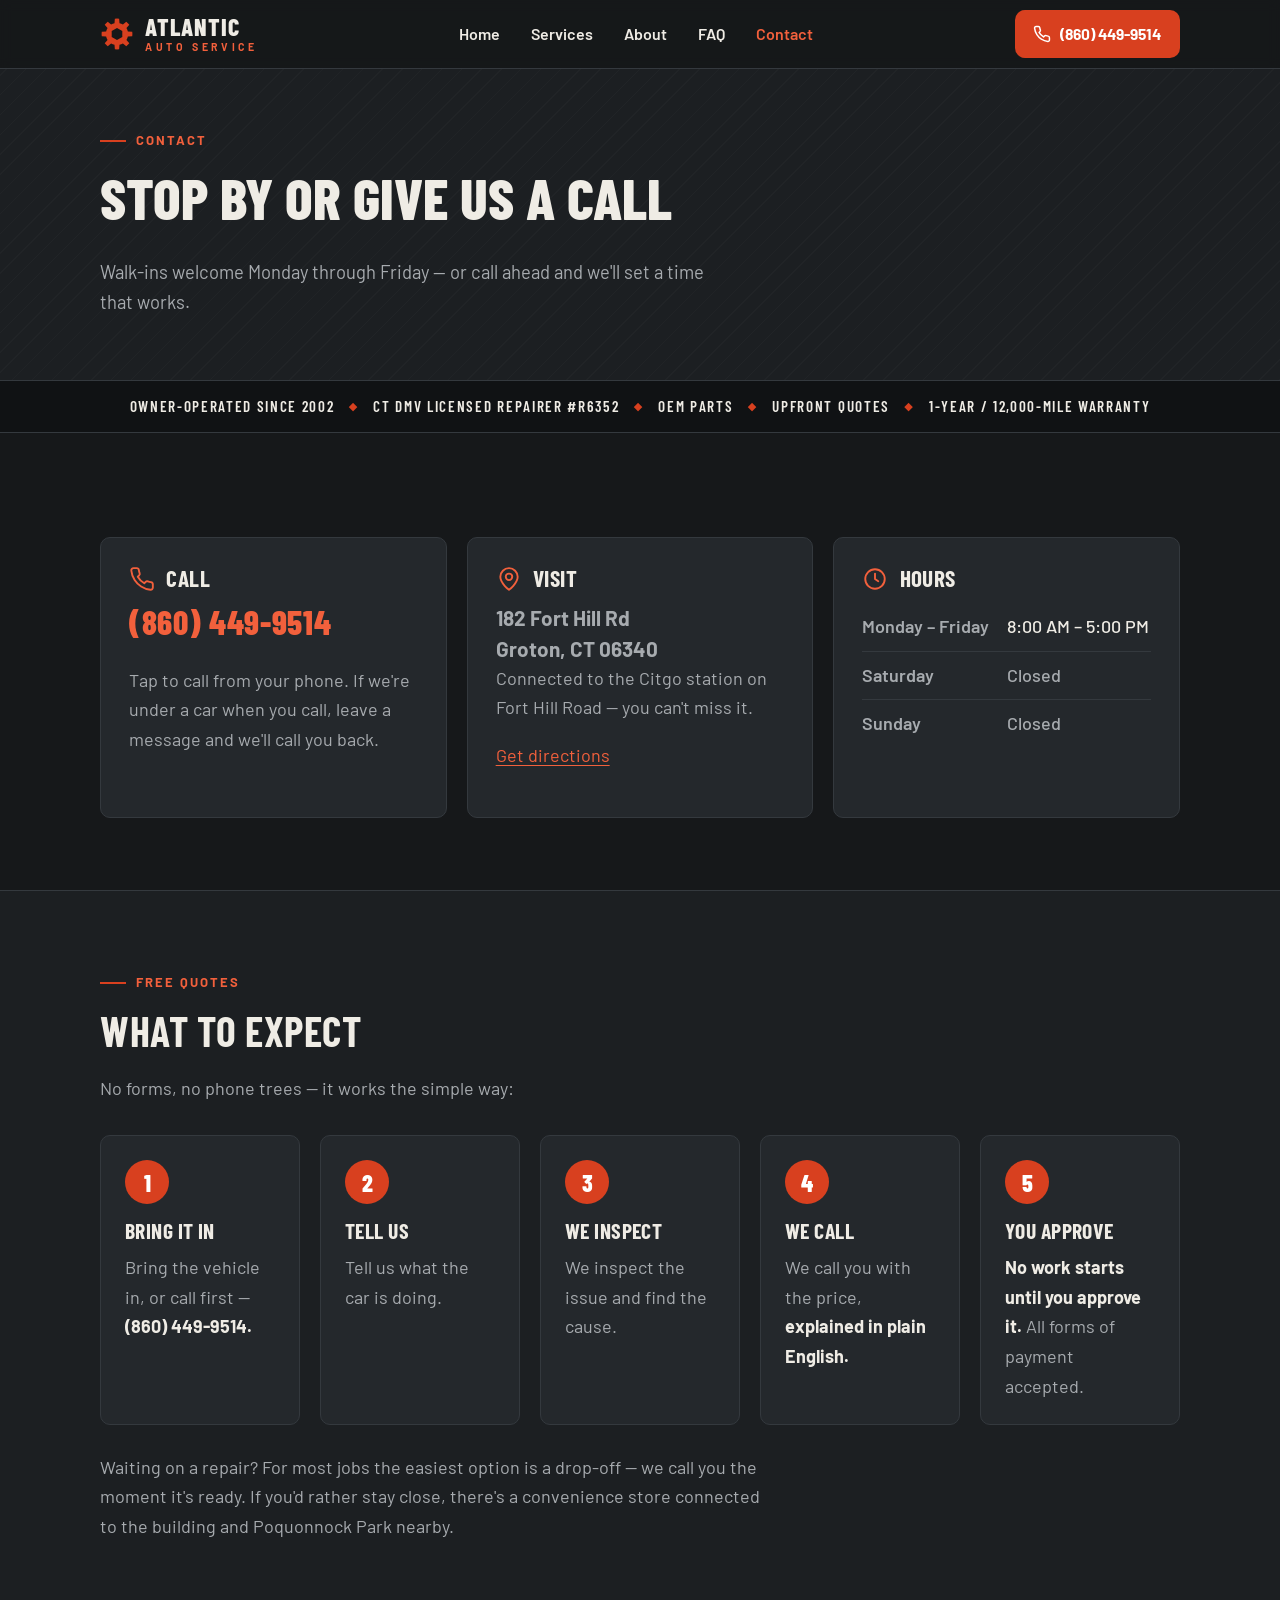
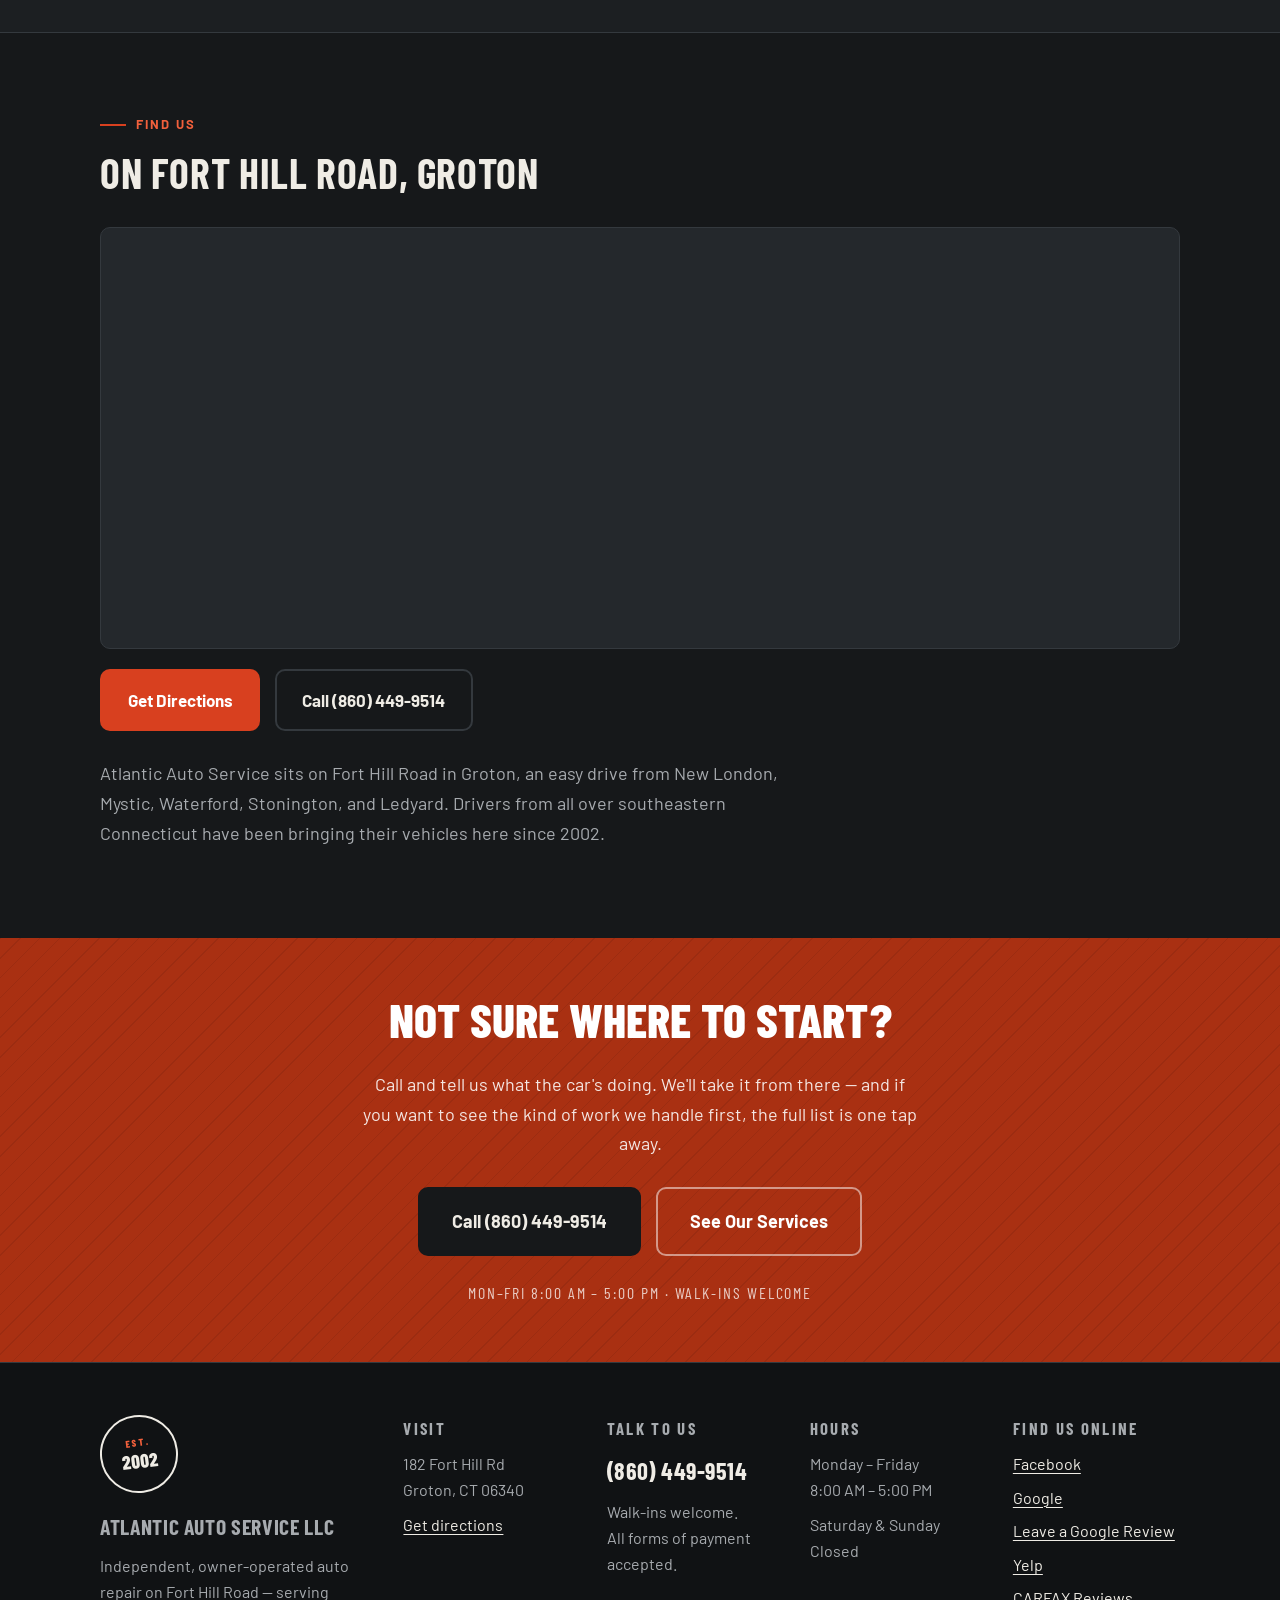
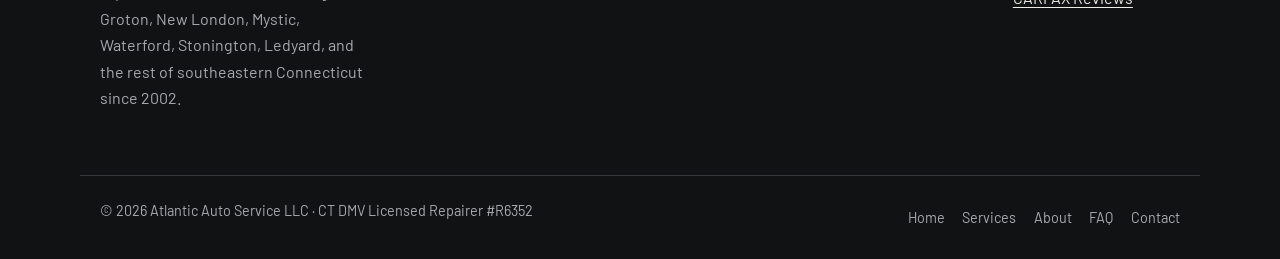
<file: contact.html>
<!DOCTYPE html>
<html lang="en">
<head>
  <meta charset="utf-8">
  <meta name="viewport" content="width=device-width, initial-scale=1">
  <title>Contact &amp; Hours | Atlantic Auto Service — 182 Fort Hill Rd, Groton, CT</title>
  <meta name="description" content="Atlantic Auto Service — 182 Fort Hill Rd, Groton, CT 06340. Open Mon–Fri 8–5. Walk-ins welcome. Call (860) 449-9514 for a free quote on any repair.">
  <meta name="theme-color" content="#16181a">
  <link rel="icon" type="image/svg+xml" href="favicon.svg">

  <link rel="canonical" href="https://atlantic-auto-service.com/contact.html">
  <meta property="og:url" content="https://atlantic-auto-service.com/contact.html">
  <meta property="og:site_name" content="Atlantic Auto Service">
  <meta property="og:type" content="website">
  <meta property="og:title" content="Contact Atlantic Auto Service — Groton, CT">
  <meta property="og:description" content="182 Fort Hill Rd, Groton, CT 06340 · Mon–Fri 8 AM–5 PM · Walk-ins welcome · (860) 449-9514">
  <meta property="og:locale" content="en_US">

  <link rel="preconnect" href="https://fonts.googleapis.com">
  <link rel="preconnect" href="https://fonts.gstatic.com" crossorigin>
  <link href="https://fonts.googleapis.com/css2?family=Barlow+Condensed:wght@600;700;800&family=Barlow:wght@400;500;600;700&display=swap" rel="stylesheet">
  <style>
/* ============================================================
   Atlantic Auto Service — styles.css
   Mobile-first. No build step. One file.
   Palette: layered charcoal + shop red. Type: Barlow / Barlow Condensed.
   ============================================================ */

:root {
  --bg: #16181a;         /* page base charcoal */
  --bg-2: #1c1f22;       /* alternating section */
  --panel: #24282c;      /* cards, raised surfaces */
  --line: #34393e;       /* hairlines, borders */
  --paper: #efece5;      /* warm off-white text */
  --muted: #a7abaf;      /* secondary text */
  --red: #d8401f;        /* shop red — CTAs, accents */
  --red-deep: #a93012;   /* hover states, CTA band */
  --red-bright: #f2603c; /* inline links on dark */

  --font-body: "Barlow", system-ui, -apple-system, "Segoe UI", sans-serif;
  --font-display: "Barlow Condensed", "Arial Narrow", system-ui, sans-serif;

  --container: 1120px;
  --radius: 10px;
  --shadow: 0 10px 30px rgba(0, 0, 0, 0.35);
}

/* ---------- Reset-lite ---------- */
*, *::before, *::after { box-sizing: border-box; -webkit-tap-highlight-color: transparent; }
html { scroll-behavior: smooth; }
body {
  margin: 0;
  background: var(--bg);
  color: var(--paper);
  font-family: var(--font-body);
  font-size: 1.0625rem; /* 17px */
  line-height: 1.65;
  -webkit-font-smoothing: antialiased;
}
img, svg { display: block; max-width: 100%; }
a { color: var(--red-bright); text-decoration-thickness: 1px; text-underline-offset: 3px; }
a:hover { color: var(--paper); }
h1, h2, h3 { margin: 0 0 0.5em; line-height: 1.08; }
p { margin: 0 0 1em; }
ul, ol { margin: 0; padding: 0; }
address { font-style: normal; }

:focus-visible {
  outline: 3px solid var(--red-bright);
  outline-offset: 3px;
  border-radius: 2px;
}

.visually-hidden {
  position: absolute; width: 1px; height: 1px;
  margin: -1px; padding: 0; overflow: hidden;
  clip: rect(0 0 0 0); white-space: nowrap; border: 0;
}

.skip-link {
  position: absolute; left: 1rem; top: -100px;
  background: var(--red); color: #fff;
  padding: 0.6rem 1rem; border-radius: var(--radius);
  font-weight: 700; z-index: 200; transition: top 0.15s ease;
}
.skip-link:focus { top: 1rem; color: #fff; }

/* ---------- Layout utilities ---------- */
.container { max-width: var(--container); margin-inline: auto; padding-inline: 1.25rem; }
.section { padding-block: 3.5rem; }
.section--alt { background: var(--bg-2); border-block: 1px solid var(--line); }

.eyebrow {
  display: inline-flex; align-items: center; gap: 0.6rem;
  margin: 0 0 0.9rem;
  font-size: 0.8125rem; font-weight: 700;
  letter-spacing: 0.16em; text-transform: uppercase;
  color: var(--red-bright);
}
.eyebrow::before { content: ""; width: 26px; height: 2px; background: var(--red); }

.section-h {
  font-family: var(--font-display);
  font-weight: 700; text-transform: uppercase;
  letter-spacing: 0.015em;
  font-size: clamp(1.9rem, 4.5vw, 2.6rem);
}
.lede { color: var(--muted); max-width: 62ch; font-size: 1.125rem; }

/* ---------- Buttons ---------- */
.btn {
  display: inline-flex; align-items: center; justify-content: center; gap: 0.55rem;
  padding: 0.95rem 1.6rem;
  border-radius: var(--radius);
  font-family: var(--font-body); font-size: 1.0625rem; font-weight: 700;
  text-decoration: none; cursor: pointer; border: 2px solid transparent;
  transition: background-color 0.15s ease, border-color 0.15s ease, transform 0.15s ease;
}
.btn:active { transform: translateY(1px); }
.btn svg { width: 1.15em; height: 1.15em; flex: none; }

.btn-primary { background: var(--red); color: #fff; }
.btn-primary:hover { background: var(--red-deep); color: #fff; }

.btn-ghost { background: transparent; color: var(--paper); border-color: var(--line); }
.btn-ghost:hover { border-color: var(--paper); color: var(--paper); }

.btn-dark { background: var(--bg); color: var(--paper); }
.btn-dark:hover { background: #000; color: #fff; }

.btn-lg { padding: 1.1rem 2rem; font-size: 1.125rem; }

/* ---------- Header / navigation ---------- */
.site-header {
  position: sticky; top: 0; z-index: 100;
  background: rgba(22, 24, 26, 0.96);
  backdrop-filter: blur(6px);
  border-bottom: 1px solid var(--line);
  transition: box-shadow 0.2s ease;
}
.site-header.is-scrolled { box-shadow: var(--shadow); }

.header-row {
  display: flex; align-items: center; justify-content: space-between;
  gap: 1rem; min-height: 68px;
}

.brand { display: inline-flex; align-items: center; gap: 0.7rem; text-decoration: none; }
.brand-mark { width: 34px; height: 34px; flex: none; }
.brand-text { display: flex; flex-direction: column; line-height: 1; }
.brand-name {
  font-family: var(--font-display); font-weight: 800; font-size: 1.5rem;
  letter-spacing: 0.04em; text-transform: uppercase; color: var(--paper);
}
.brand-sub {
  font-size: 0.66rem; font-weight: 700; letter-spacing: 0.34em;
  text-transform: uppercase; color: var(--red-bright); margin-top: 3px;
}

.site-nav ul { display: flex; gap: 0.25rem; list-style: none; }
.site-nav a {
  display: block; padding: 0.55rem 0.85rem;
  color: var(--paper); text-decoration: none;
  font-weight: 600; font-size: 1rem; border-radius: var(--radius);
}
.site-nav a:hover { background: var(--panel); color: var(--paper); }
.site-nav a[aria-current="page"] { color: var(--red-bright); }
.site-nav a[aria-current="page"]:hover { background: var(--panel); }

.header-actions { display: flex; align-items: center; gap: 0.75rem; }
.btn-call { padding: 0.6rem 1.05rem; font-size: 0.975rem; white-space: nowrap; }

.nav-toggle {
  display: none;
  width: 46px; height: 46px;
  background: transparent; border: 1px solid var(--line); border-radius: var(--radius);
  cursor: pointer; padding: 0;
  flex-direction: column; align-items: center; justify-content: center; gap: 5px;
}
.nav-toggle .bar {
  display: block; width: 20px; height: 2px; background: var(--paper);
  transition: transform 0.2s ease, opacity 0.2s ease;
}
.nav-toggle[aria-expanded="true"] .bar:nth-child(1) { transform: translateY(7px) rotate(45deg); }
.nav-toggle[aria-expanded="true"] .bar:nth-child(2) { opacity: 0; }
.nav-toggle[aria-expanded="true"] .bar:nth-child(3) { transform: translateY(-7px) rotate(-45deg); }

.nav-quote-mobile { display: none; }

@media (max-width: 920px) {
  .nav-toggle { display: flex; }
  .site-nav {
    position: absolute; top: 100%; left: 0; right: 0;
    background: var(--bg-2);
    border-bottom: 1px solid var(--line);
    box-shadow: var(--shadow);
    display: none;
  }
  .site-nav.is-open { display: block; }
  .site-nav ul { flex-direction: column; gap: 0; padding: 0.75rem 1.25rem 1.25rem; }
  .site-nav a {
    font-size: 1.25rem; padding: 0.95rem 0.5rem;
    border-bottom: 1px solid var(--line);
  }
  .site-nav li:last-child a { border-bottom: 0; }
  .nav-quote-mobile { display: block; padding-top: 0.9rem; }
  .nav-quote-mobile .btn { width: 100%; }
}

@media (max-width: 560px) {
  .btn-call { padding: 0.55rem 0.7rem; font-size: 0.85rem; }
  .brand-name { font-size: 1.3rem; }
}
@media (max-width: 380px) {
  .brand-sub { display: none; }
  .brand-mark { width: 28px; height: 28px; }
}

/* ---------- Hero ---------- */
.hero {
  position: relative;
  padding-block: 4rem 3rem;
  background:
    radial-gradient(1100px 480px at 78% -10%, rgba(216, 64, 31, 0.12), transparent 60%),
    repeating-linear-gradient(-45deg, rgba(239, 236, 229, 0.028) 0 1px, transparent 1px 14px),
    var(--bg);
  border-bottom: 1px solid var(--line);
  overflow: hidden;
}
.hero-grid {
  display: grid; gap: 2.5rem; align-items: center;
  grid-template-columns: 1fr;
}
.hero h1 {
  font-family: var(--font-display); font-weight: 800;
  text-transform: uppercase; letter-spacing: 0.01em;
  font-size: clamp(2.6rem, 8.5vw, 4.9rem);
  line-height: 0.98;
  margin-bottom: 0.35em;
}
.hero h1 .accent { color: var(--red-bright); }
.hero-hook { font-size: 1.2rem; color: var(--muted); max-width: 56ch; }
.hero-hook strong { color: var(--paper); }
.hero-ctas { display: flex; flex-wrap: wrap; gap: 0.9rem; margin-top: 1.6rem; }

.hero-seal-wrap { display: flex; justify-content: center; }

@media (min-width: 860px) {
  .hero { padding-block: 5.5rem 4.5rem; }
  .hero-grid { grid-template-columns: 1.5fr 1fr; }
  .hero-seal-wrap { justify-content: flex-end; padding-right: 1.5rem; }
}

/* The seal — Established 2002 inspection-stamp badge */
.seal {
  width: clamp(200px, 32vw, 290px);
  height: auto;
  transform: rotate(-7deg);
  filter: drop-shadow(0 12px 24px rgba(0, 0, 0, 0.45));
}
.seal-ring-outer { fill: none; stroke: var(--paper); stroke-opacity: 0.85; stroke-width: 3; }
.seal-ring-inner { fill: none; stroke: var(--paper); stroke-opacity: 0.55; stroke-width: 1.5; }
.seal-tick { stroke: var(--paper); stroke-opacity: 0.55; stroke-width: 2; }
.seal-roundtext {
  fill: var(--paper);
  font-family: var(--font-display);
  font-weight: 700; font-size: 14.5px;
  letter-spacing: 0.2em;
  text-transform: uppercase;
}
.seal-star { fill: var(--red-bright); }
.seal-est {
  fill: var(--paper); fill-opacity: 0.85;
  font-family: var(--font-body); font-weight: 700;
  font-size: 11px; letter-spacing: 0.3em; text-transform: uppercase;
}
.seal-year {
  fill: var(--red-bright);
  font-family: var(--font-display); font-weight: 800;
  font-size: 64px; letter-spacing: 0.02em;
}
.seal-rule { stroke: var(--paper); stroke-opacity: 0.45; stroke-width: 1.5; }

/* Door-lettering info strip */
.door-strip {
  border-top: 1px solid var(--line);
  background: var(--bg-2);
}
.door-strip-inner {
  display: flex; flex-wrap: wrap; justify-content: center; align-items: center;
  gap: 0.4rem 1rem;
  padding-block: 0.9rem;
  font-family: var(--font-display);
  font-weight: 600; font-size: 1.05rem;
  letter-spacing: 0.14em; text-transform: uppercase;
  color: var(--muted); text-align: center;
}
.door-strip-inner .sep { color: var(--red); }
.door-strip-inner a { color: var(--paper); text-decoration: none; }
.door-strip-inner a:hover { color: var(--red-bright); }

/* ---------- Free-quote steps ---------- */
section[id] { scroll-margin-top: 90px; }
.steps { display: grid; gap: 1.25rem; counter-reset: step; margin-top: 2rem; list-style: none; }
.step {
  position: relative;
  background: var(--panel);
  border: 1px solid var(--line);
  border-radius: var(--radius);
  padding: 1.5rem 1.5rem 1.4rem;
  counter-increment: step;
}
.step::before {
  content: counter(step);
  display: inline-grid; place-items: center;
  width: 44px; height: 44px; margin-bottom: 0.9rem;
  border-radius: 50%;
  background: var(--red); color: #fff;
  font-family: var(--font-display); font-weight: 800; font-size: 1.5rem;
}
.step h3 {
  font-family: var(--font-display); font-weight: 700;
  text-transform: uppercase; font-size: 1.35rem; letter-spacing: 0.02em;
}
.step p { color: var(--muted); margin: 0; }
.step p strong { color: var(--paper); }

@media (min-width: 760px) {
  .steps { grid-template-columns: repeat(auto-fit, minmax(200px, 1fr)); }
}

/* ---------- Service cards (home) ---------- */
.card-grid { display: grid; gap: 1.1rem; margin-top: 2rem; }
.svc-card {
  display: block;
  background: var(--panel);
  border: 1px solid var(--line);
  border-radius: var(--radius);
  padding: 1.5rem;
  color: var(--paper); text-decoration: none;
  transition: transform 0.15s ease, border-color 0.15s ease;
}
.svc-card:hover { transform: translateY(-3px); border-color: var(--red); color: var(--paper); }
.svc-card .icon {
  width: 52px; height: 52px; margin-bottom: 1rem;
  color: var(--red-bright);
}
.svc-card h3 {
  font-family: var(--font-display); font-weight: 700;
  text-transform: uppercase; font-size: 1.4rem; letter-spacing: 0.02em;
  margin-bottom: 0.35rem;
}
.svc-card p { color: var(--muted); margin-bottom: 0.9rem; font-size: 1rem; }
.svc-card .more {
  font-weight: 700; font-size: 0.95rem; color: var(--red-bright);
  letter-spacing: 0.04em;
}
.svc-card:hover .more { color: var(--paper); }

@media (min-width: 620px) { .card-grid { grid-template-columns: repeat(2, 1fr); } }
@media (min-width: 960px) { .card-grid { grid-template-columns: repeat(3, 1fr); } }

.grid-footnote { margin-top: 1.5rem; color: var(--muted); }

/* ---------- Why blocks ---------- */
.why-grid { display: grid; gap: 2rem; margin-top: 2.25rem; }
.why h3 {
  font-family: var(--font-display); font-weight: 700;
  text-transform: uppercase; font-size: 1.5rem; letter-spacing: 0.02em;
  padding-top: 0.9rem;
  border-top: 3px solid var(--red);
  display: inline-block;
}
.why p { color: var(--muted); margin: 0; max-width: 52ch; }
.why p strong { color: var(--paper); }

@media (min-width: 760px) { .why-grid { grid-template-columns: repeat(2, 1fr); gap: 2.5rem 3rem; } }

/* ---------- Testimonials ---------- */
.quotes { display: grid; gap: 1.1rem; margin-top: 2rem; }
.quote {
  background: var(--panel);
  border: 1px solid var(--line);
  border-left: 4px solid var(--red);
  border-radius: var(--radius);
  padding: 1.5rem;
  margin: 0;
}
.quote p {
  font-size: 1.1rem; color: var(--paper); margin-bottom: 1rem;
}
.quote footer {
  font-family: var(--font-display); font-weight: 600;
  text-transform: uppercase; letter-spacing: 0.1em;
  font-size: 0.95rem; color: var(--muted);
}
@media (min-width: 900px) { .quotes { grid-template-columns: repeat(3, 1fr); } }

/* ---------- CTA band ---------- */
.cta-band {
  background:
    repeating-linear-gradient(-45deg, rgba(0, 0, 0, 0.08) 0 1px, transparent 1px 14px),
    var(--red-deep);
  padding-block: 3.5rem;
  text-align: center;
}
.cta-band h2 {
  font-family: var(--font-display); font-weight: 800;
  text-transform: uppercase;
  font-size: clamp(2rem, 5vw, 3rem);
  color: #fff;
}
.cta-band p { color: rgba(255, 255, 255, 0.88); max-width: 56ch; margin-inline: auto; font-size: 1.125rem; }
.cta-band .hours-note {
  font-family: var(--font-display); text-transform: uppercase; letter-spacing: 0.12em;
  font-size: 1rem; color: rgba(255, 255, 255, 0.75); margin-top: 1.5rem; margin-bottom: 0;
}
.cta-band .btn-row { display: flex; flex-wrap: wrap; gap: 0.9rem; justify-content: center; margin-top: 1.75rem; }
.cta-band .btn-ghost { color: #fff; border-color: rgba(255, 255, 255, 0.5); }
.cta-band .btn-ghost:hover { border-color: #fff; color: #fff; }

/* ---------- Footer ---------- */
.site-footer {
  background: #101214;
  border-top: 1px solid var(--line);
  padding-top: 3.25rem;
  font-size: 1rem;
}
.footer-grid { display: grid; gap: 2.25rem; }
.footer-brand p { color: var(--muted); max-width: 40ch; }
.footer-badge {
  display: inline-grid; place-items: center;
  width: 78px; height: 78px; margin-bottom: 1rem;
  border: 2px solid var(--paper); border-radius: 50%;
  transform: rotate(-7deg);
}
.footer-badge span {
  font-family: var(--font-display); font-weight: 800; font-size: 1.2rem;
  text-transform: uppercase; line-height: 1; text-align: center; color: var(--paper);
}
.footer-badge span em { display: block; font-style: normal; font-size: 0.62rem; letter-spacing: 0.22em; color: var(--red-bright); margin-bottom: 3px; }
.footer-name {
  font-family: var(--font-display); font-weight: 700; font-size: 1.35rem;
  text-transform: uppercase; letter-spacing: 0.03em; color: var(--paper);
  margin-bottom: 0.5rem;
}
.footer-h {
  font-family: var(--font-display); font-weight: 700; font-size: 1.05rem;
  text-transform: uppercase; letter-spacing: 0.14em;
  color: var(--red-bright); margin: 0 0 0.8rem;
}
.footer-col p, .footer-col address { color: var(--muted); margin-bottom: 0.5rem; }
.footer-col a { color: var(--paper); }
.footer-col a:hover { color: var(--red-bright); }
.footer-col ul { list-style: none; }
.footer-col li { margin-bottom: 0.45rem; }
.footer-tel {
  font-family: var(--font-display); font-weight: 700; font-size: 1.5rem;
  text-decoration: none; letter-spacing: 0.02em;
}

.footer-bottom {
  margin-top: 3rem;
  border-top: 1px solid var(--line);
  padding-block: 1.4rem;
  display: flex; flex-wrap: wrap; gap: 0.75rem 1.5rem;
  justify-content: space-between; align-items: center;
  color: var(--muted); font-size: 0.9rem;
}
.footer-bottom nav ul { display: flex; flex-wrap: wrap; gap: 1.1rem; list-style: none; }
.footer-bottom a { color: var(--muted); text-decoration: none; }
.footer-bottom a:hover { color: var(--paper); }

@media (min-width: 700px) { .footer-grid { grid-template-columns: 1.4fr 1fr 1fr; } }
@media (min-width: 980px) { .footer-grid { grid-template-columns: 1.6fr 1fr 1fr 1fr 1fr; } }

/* ---------- Page hero (interior pages) ---------- */
.page-hero {
  padding-block: 3.25rem 2.75rem;
  background:
    repeating-linear-gradient(-45deg, rgba(239, 236, 229, 0.025) 0 1px, transparent 1px 14px),
    var(--bg-2);
  border-bottom: 1px solid var(--line);
}
.page-hero h1 {
  font-family: var(--font-display); font-weight: 800;
  text-transform: uppercase;
  font-size: clamp(2.3rem, 6.5vw, 3.6rem);
}
.page-hero .lede { font-size: 1.15rem; }

/* ---------- Services page ---------- */
.svc-jump {
  display: flex; flex-wrap: wrap; gap: 0.55rem; margin-top: 1.75rem;
}
.svc-jump a {
  display: inline-block;
  padding: 0.5rem 0.95rem;
  background: var(--panel); border: 1px solid var(--line); border-radius: 999px;
  color: var(--paper); text-decoration: none;
  font-weight: 600; font-size: 0.92rem;
}
.svc-jump a:hover { border-color: var(--red); color: var(--paper); }

.svc-cat {
  padding-block: 2.75rem;
  border-bottom: 1px solid var(--line);
  scroll-margin-top: 90px;
}
.svc-cat:last-of-type { border-bottom: 0; }
.svc-cat-head { display: flex; align-items: center; gap: 1rem; margin-bottom: 0.5rem; }
.svc-cat-head .icon { width: 46px; height: 46px; color: var(--red-bright); flex: none; }
.svc-cat h2 {
  font-family: var(--font-display); font-weight: 700; text-transform: uppercase;
  font-size: clamp(1.6rem, 4vw, 2.1rem); letter-spacing: 0.02em; margin: 0;
}
.svc-cat > p { color: var(--muted); max-width: 62ch; }
.svc-list {
  list-style: none;
  display: grid; gap: 0.5rem 1.75rem;
  margin-top: 1.25rem;
}
.svc-list li {
  position: relative; padding-left: 1.35rem;
  color: var(--paper);
}
.svc-list li::before {
  content: ""; position: absolute; left: 0; top: 0.62em;
  width: 9px; height: 9px;
  background: var(--red);
  clip-path: polygon(0 0, 100% 50%, 0 100%);
}
@media (min-width: 640px) { .svc-list { grid-template-columns: repeat(2, 1fr); } }
@media (min-width: 960px) { .svc-list { grid-template-columns: repeat(3, 1fr); } }

.svc-closer {
  margin-top: 1rem;
  background: var(--panel); border: 1px solid var(--line); border-left: 4px solid var(--red);
  border-radius: var(--radius);
  padding: 1.75rem;
  font-size: 1.15rem;
}
.svc-closer p { margin: 0; }

/* ---------- About page ---------- */
.about-grid { display: grid; gap: 3rem; align-items: start; }
.story p { color: var(--paper); max-width: 64ch; }
.story p + p { margin-top: 1.1em; }
.story .kicker {
  font-family: var(--font-display); font-weight: 700; text-transform: uppercase;
  font-size: 1.4rem; letter-spacing: 0.02em; color: var(--red-bright);
  margin: 2rem 0 0.4rem;
}

.timeline { list-style: none; margin-top: 0.5rem; border-left: 3px solid var(--line); }
.timeline li { position: relative; padding: 0 0 1.9rem 1.6rem; }
.timeline li:last-child { padding-bottom: 0.25rem; }
.timeline li::before {
  content: ""; position: absolute; left: -8px; top: 0.5em;
  width: 13px; height: 13px; border-radius: 50%;
  background: var(--red); border: 3px solid var(--bg);
}
.timeline .year {
  display: block;
  font-family: var(--font-display); font-weight: 800; font-size: 1.6rem;
  color: var(--red-bright); line-height: 1.1;
}
.timeline p { color: var(--muted); margin: 0.25rem 0 0; }

.about-aside { display: grid; gap: 1.5rem; }
.about-card {
  background: var(--panel); border: 1px solid var(--line); border-radius: var(--radius);
  padding: 1.6rem;
}
.about-card h2 {
  font-family: var(--font-display); font-weight: 700; text-transform: uppercase;
  font-size: 1.35rem; letter-spacing: 0.02em;
}
.about-card p { color: var(--muted); margin-bottom: 0; }
.about-card p + p { margin-top: 0.9em; }
.about-card p strong { color: var(--paper); }
.about-seal { display: flex; justify-content: center; padding-block: 0.5rem; }

@media (min-width: 900px) {
  .about-grid { grid-template-columns: 1.5fr 1fr; gap: 4rem; }
}

/* ---------- Contact page ---------- */
.contact-grid { display: grid; gap: 1.25rem; margin-top: 2rem; }
.contact-card {
  background: var(--panel); border: 1px solid var(--line); border-radius: var(--radius);
  padding: 1.75rem;
}
.contact-card h2 {
  font-family: var(--font-display); font-weight: 700; text-transform: uppercase;
  font-size: 1.45rem; letter-spacing: 0.02em;
  display: flex; align-items: center; gap: 0.7rem;
}
.contact-card h2 .icon { width: 26px; height: 26px; color: var(--red-bright); flex: none; }
.contact-card p, .contact-card address { color: var(--muted); }
.contact-card p strong { color: var(--paper); }
.contact-tel {
  display: inline-block;
  font-family: var(--font-display); font-weight: 800; font-size: 2.1rem;
  letter-spacing: 0.02em; text-decoration: none; line-height: 1.15;
  margin-bottom: 0.35rem;
}

.hours-table { width: 100%; border-collapse: collapse; margin-top: 0.5rem; }
.hours-table th, .hours-table td {
  text-align: left; padding: 0.55rem 0;
  border-bottom: 1px solid var(--line);
  font-weight: 500; color: var(--paper);
}
.hours-table th { color: var(--muted); font-weight: 600; padding-right: 1rem; }
.hours-table tr:last-child th, .hours-table tr:last-child td { border-bottom: 0; }
.hours-table .closed { color: var(--muted); }

@media (min-width: 860px) {
  .contact-grid { grid-template-columns: repeat(3, 1fr); }
  .contact-card--wide { grid-column: span 3; }
}

.lede--spaced { margin-top: 1.75rem; max-width: 68ch; }

.map-wrap {
  margin-top: 2rem;
  border: 1px solid var(--line); border-radius: var(--radius);
  overflow: hidden; background: var(--panel);
}
.map-wrap iframe { display: block; width: 100%; height: 420px; border: 0; }
.map-actions { display: flex; flex-wrap: wrap; gap: 0.9rem; margin-top: 1.25rem; }

/* ---------- FAQ page ---------- */
.faq-list { margin-top: 2rem; display: grid; gap: 0.85rem; }
.faq-item {
  background: var(--panel); border: 1px solid var(--line); border-radius: var(--radius);
}
.faq-item[open] { border-color: var(--red); }
.faq-item summary {
  list-style: none; cursor: pointer;
  display: flex; justify-content: space-between; align-items: center; gap: 1rem;
  padding: 1.2rem 1.4rem;
  font-family: var(--font-display); font-weight: 700; text-transform: uppercase;
  font-size: 1.25rem; letter-spacing: 0.02em;
}
.faq-item summary::-webkit-details-marker { display: none; }
.faq-item summary::after {
  content: "+";
  flex: none;
  display: grid; place-items: center;
  width: 32px; height: 32px;
  border: 1px solid var(--line); border-radius: 50%;
  color: var(--red-bright);
  font-family: var(--font-body); font-size: 1.3rem; font-weight: 600;
  transition: transform 0.2s ease;
}
.faq-item[open] summary::after { content: "\2212"; transform: rotate(180deg); }
.faq-item summary:hover { color: var(--red-bright); }
.faq-body { padding: 0 1.4rem 1.4rem; color: var(--muted); max-width: 68ch; }
.faq-body p { margin-bottom: 0.75em; }
.faq-body p:last-child { margin-bottom: 0; }
.faq-body strong { color: var(--paper); }

/* ---------- Hero trust line ---------- */
.hero-trust {
  display: flex; align-items: center; gap: 0.55rem;
  margin-top: 1.4rem;
  color: var(--muted); font-weight: 600; font-size: 1rem;
}
.hero-trust .star { color: var(--red-bright); font-size: 1.2rem; line-height: 1; }
.hero-trust strong { color: var(--paper); }

/* ---------- Featured quote ---------- */
.quote--featured {
  grid-column: 1 / -1;
  background: linear-gradient(135deg, rgba(216, 64, 31, 0.10), rgba(216, 64, 31, 0) 55%), var(--panel);
}
.quote--featured p { font-size: 1.22rem; max-width: 72ch; }

/* ---------- Mobile call bar ---------- */
.mobile-call-bar { display: none; }
@media (max-width: 719.98px) {
  body { padding-bottom: 88px; }
  .mobile-call-bar {
    position: fixed; left: 0; right: 0; bottom: 0; z-index: 95;
    display: grid; grid-template-columns: 1fr 1fr; gap: 0.6rem;
    padding: 0.65rem 0.9rem calc(0.65rem + env(safe-area-inset-bottom));
    background: rgba(16, 18, 20, 0.97);
    border-top: 1px solid var(--line);
    backdrop-filter: blur(6px);
  }
  .mobile-call-bar .btn { padding: 0.85rem 0.4rem; font-size: 0.92rem; }
}

/* ---------- Trust strip ---------- */
.trust-strip { background: #101214; border-bottom: 1px solid var(--line); }
.trust-strip-inner {
  display: flex; flex-wrap: wrap; justify-content: center; align-items: center;
  gap: 0.35rem 0.9rem;
  padding-block: 0.8rem;
  font-family: var(--font-display);
  font-weight: 600; font-size: 0.95rem;
  letter-spacing: 0.11em; text-transform: uppercase;
  color: var(--paper); text-align: center;
}
.trust-strip-inner .sep { color: var(--red); font-size: 0.7rem; }

/* ---------- Hero CTA note ---------- */
.cta-note { margin: 1.1rem 0 0; color: var(--muted); font-size: 0.98rem; max-width: 52ch; }
.cta-note + .hero-trust { margin-top: 0.6rem; }

/* ---------- Contact emphasis ---------- */
.tap-call { display: none; }
.contact-card--call { border-left: 4px solid var(--red); }
.contact-card--call .contact-tel { font-size: clamp(2.1rem, 8vw, 2.6rem); }
.contact-addr { font-size: 1.3rem; line-height: 1.45; }
@media (max-width: 719.98px) {
  .tap-call {
    display: flex; width: 100%;
    margin-bottom: 1.25rem;
    font-size: 1.15rem; padding: 1.15rem 1rem;
  }
}

/* ---------- Service icons (approved artwork, glow baked in) ---------- */
.svc-card .icon, .svc-cat-head .icon { object-fit: contain; }

/* ---------- Selection & tap polish ---------- */
::selection { background: var(--red); color: #fff; }
summary { user-select: none; -webkit-user-select: none; }

/* ---------- Leave-a-review chip ---------- */
.review-chip--cta { background: var(--red); border-color: var(--red); color: #fff; }
.review-chip--cta:hover { background: var(--red-deep); border-color: var(--red-deep); color: #fff; }

/* ---------- CARFAX verified note ---------- */
.verified-note {
  margin: 1.5rem 0 0;
  padding: 1.1rem 1.4rem;
  background: var(--panel);
  border: 1px solid var(--line); border-left: 4px solid var(--red);
  border-radius: var(--radius);
  color: var(--muted); max-width: 76ch;
}
.verified-note strong { color: var(--paper); }

/* ---------- Review platform links ---------- */
.review-links { display: flex; flex-wrap: wrap; align-items: center; gap: 0.6rem; margin-top: 2.25rem; }
.review-links-label {
  font-family: var(--font-display); font-weight: 700;
  text-transform: uppercase; letter-spacing: 0.12em;
  font-size: 0.95rem; color: var(--muted); margin: 0 0.4rem 0 0;
}
.review-chip {
  display: inline-flex; align-items: center; gap: 0.5rem;
  padding: 0.55rem 1.05rem;
  background: var(--panel); border: 1px solid var(--line); border-radius: 999px;
  color: var(--paper); text-decoration: none;
  font-weight: 600; font-size: 0.95rem;
}
.review-chip:hover { border-color: var(--red); color: var(--paper); }
.review-chip .score { color: var(--red-bright); font-weight: 700; }

/* ---------- Motion & print sanity ---------- */
@media (prefers-reduced-motion: reduce) {
  html { scroll-behavior: auto; }
  *, *::before, *::after {
    animation-duration: 0.01ms !important;
    animation-iteration-count: 1 !important;
    transition-duration: 0.01ms !important;
  }
}

@media (min-width: 900px) {
  body { font-size: 1.125rem; } /* 18px on larger screens */
  .section { padding-block: 4.5rem; }
}

  </style>

  <!-- Local business schema. Coordinates are set to the shop's location —
       spot-check against the Google Maps pin if the marker ever moves. -->
  <script type="application/ld+json">
  {
    "@context": "https://schema.org",
    "@type": "AutoRepair",
    "name": "Atlantic Auto Service",
    "url": "https://atlantic-auto-service.com/",
    "sameAs": ["https://maps.app.goo.gl/wKaTcQqAgAQxb3zo8", "https://www.facebook.com/people/Atlantic-Auto-Service-LLC/100064060028101/", "https://www.yelp.com/biz/atlantic-auto-service-groton", "https://www.carfax.com/Reviews-Atlantic-Auto-Service-Groton-CT_XCIMALVUHG"],
    "description": "Independent, owner-operated auto repair shop in Groton, CT. Servicing domestic, European, and Asian vehicles since 2002. Free quotes, OEM parts, 1-year/12,000-mile warranty.",
    "telephone": "+1-860-449-9514",
    "address": {
      "@type": "PostalAddress",
      "streetAddress": "182 Fort Hill Rd",
      "addressLocality": "Groton",
      "addressRegion": "CT",
      "postalCode": "06340",
      "addressCountry": "US"
    },
    "geo": { "@type": "GeoCoordinates", "latitude": 41.347264, "longitude": -72.021835 },
    "hasMap": "https://www.google.com/maps/search/?api=1&query=182+Fort+Hill+Rd%2C+Groton%2C+CT+06340",
    "openingHoursSpecification": [
      { "@type": "OpeningHoursSpecification", "dayOfWeek": ["Monday", "Tuesday", "Wednesday", "Thursday", "Friday"], "opens": "08:00", "closes": "17:00" }
    ],
    "foundingDate": "2002",
    "founder": { "@type": "Person", "name": "Matt Kavgaci" },
    "priceRange": "$$",
    "paymentAccepted": "Cash, Credit Card, Debit Card, Check",
    "currenciesAccepted": "USD",
    "areaServed": [
      { "@type": "City", "name": "Groton" },
      { "@type": "City", "name": "New London" },
      { "@type": "City", "name": "Mystic" },
      { "@type": "City", "name": "Waterford" },
      { "@type": "City", "name": "Stonington" },
      { "@type": "City", "name": "Ledyard" }
    ]
  }
  </script>
</head>
<body>
  <a class="skip-link" href="#main">Skip to main content</a>

  <header class="site-header">
    <div class="container header-row">
      <a class="brand" href="index.html" aria-label="Atlantic Auto Service — home">
        <svg class="brand-mark" width="34" height="34" viewBox="0 0 64 64" aria-hidden="true" focusable="false">
          <path fill="#d8401f" fill-rule="evenodd" d="M27.28,11.54 L27.96,3.28 A29.0,29.0 0 0 1 36.04,3.28 L36.72,11.54 A21.0,21.0 0 0 1 43.13,14.19 L49.45,8.84 A29.0,29.0 0 0 1 55.16,14.55 L49.81,20.87 A21.0,21.0 0 0 1 52.46,27.28 L60.72,27.96 A29.0,29.0 0 0 1 60.72,36.04 L52.46,36.72 A21.0,21.0 0 0 1 49.81,43.13 L55.16,49.45 A29.0,29.0 0 0 1 49.45,55.16 L43.13,49.81 A21.0,21.0 0 0 1 36.72,52.46 L36.04,60.72 A29.0,29.0 0 0 1 27.96,60.72 L27.28,52.46 A21.0,21.0 0 0 1 20.87,49.81 L14.55,55.16 A29.0,29.0 0 0 1 8.84,49.45 L14.19,43.13 A21.0,21.0 0 0 1 11.54,36.72 L3.28,36.04 A29.0,29.0 0 0 1 3.28,27.96 L11.54,27.28 A21.0,21.0 0 0 1 14.19,20.87 L8.84,14.55 A29.0,29.0 0 0 1 14.55,8.84 L20.87,14.19 A21.0,21.0 0 0 1 27.28,11.54 Z M32.0,20.5 L41.96,26.25 L41.96,37.75 L32.0,43.5 L22.04,37.75 L22.04,26.25 Z"/>
        </svg>
        <span class="brand-text">
          <span class="brand-name">Atlantic</span>
          <span class="brand-sub">Auto Service</span>
        </span>
      </a>

      <nav class="site-nav" id="site-nav" aria-label="Main navigation">
        <ul>
          <li><a href="index.html">Home</a></li>
          <li><a href="services.html">Services</a></li>
          <li><a href="about.html">About</a></li>
          <li><a href="faq.html">FAQ</a></li>
          <li><a href="contact.html" aria-current="page">Contact</a></li>
          <li class="nav-quote-mobile"><a class="btn btn-primary" href="contact.html#quote">Call or Visit Today</a></li>
        </ul>
      </nav>

      <div class="header-actions">
        <a class="btn btn-primary btn-call" href="tel:+18604499514">
          <svg width="18" height="18" viewBox="0 0 24 24" fill="none" stroke="currentColor" stroke-width="2" stroke-linecap="round" stroke-linejoin="round" aria-hidden="true" focusable="false"><path d="M22 16.92v3a2 2 0 0 1-2.18 2 19.79 19.79 0 0 1-8.63-3.07 19.5 19.5 0 0 1-6-6A19.79 19.79 0 0 1 2.12 4.18 2 2 0 0 1 4.11 2h3a2 2 0 0 1 2 1.72c.13.96.36 1.9.7 2.81a2 2 0 0 1-.45 2.11L8.09 9.91a16 16 0 0 0 6 6l1.27-1.27a2 2 0 0 1 2.11-.45c.91.34 1.85.57 2.81.7A2 2 0 0 1 22 16.92z"/></svg>
          <span>(860) 449-9514</span>
        </a>
        <button class="nav-toggle" aria-expanded="false" aria-controls="site-nav">
          <span class="bar"></span>
          <span class="bar"></span>
          <span class="bar"></span>
          <span class="visually-hidden">Menu</span>
        </button>
      </div>
    </div>
  </header>

  <main id="main">

    <section class="page-hero">
      <div class="container">
        <p class="eyebrow">Contact</p>
        <h1>Stop By or Give Us a Call</h1>
        <p class="lede">Walk-ins welcome Monday through Friday — or call ahead and we'll set a time that works.</p>
      </div>
    </section>

    <!-- Trust strip -->
    <div class="trust-strip">
      <div class="container trust-strip-inner">
        <span>Owner-Operated Since 2002</span><span class="sep" aria-hidden="true">&#9670;</span>
        <span>CT DMV Licensed Repairer #R6352</span><span class="sep" aria-hidden="true">&#9670;</span>
        <span>OEM Parts</span><span class="sep" aria-hidden="true">&#9670;</span>
        <span>Upfront Quotes</span><span class="sep" aria-hidden="true">&#9670;</span>
        <span>1-Year / 12,000-Mile Warranty</span>
      </div>
    </div>

    <section class="section" aria-label="Contact details">
      <div class="container">
        <a class="btn btn-primary btn-lg tap-call" href="tel:+18604499514">
          <svg width="18" height="18" viewBox="0 0 24 24" fill="none" stroke="currentColor" stroke-width="2" stroke-linecap="round" stroke-linejoin="round" aria-hidden="true" focusable="false"><path d="M22 16.92v3a2 2 0 0 1-2.18 2 19.79 19.79 0 0 1-8.63-3.07 19.5 19.5 0 0 1-6-6A19.79 19.79 0 0 1 2.12 4.18 2 2 0 0 1 4.11 2h3a2 2 0 0 1 2 1.72c.13.96.36 1.9.7 2.81a2 2 0 0 1-.45 2.11L8.09 9.91a16 16 0 0 0 6 6l1.27-1.27a2 2 0 0 1 2.11-.45c.91.34 1.85.57 2.81.7A2 2 0 0 1 22 16.92z"/></svg>
          Tap to Call (860) 449-9514
        </a>

        <div class="contact-grid">

          <div class="contact-card">
            <h2>
              <svg class="icon" width="40" height="40" viewBox="0 0 24 24" fill="none" stroke="currentColor" stroke-width="1.75" stroke-linecap="round" stroke-linejoin="round" aria-hidden="true" focusable="false"><path d="M22 16.92v3a2 2 0 0 1-2.18 2 19.79 19.79 0 0 1-8.63-3.07 19.5 19.5 0 0 1-6-6A19.79 19.79 0 0 1 2.12 4.18 2 2 0 0 1 4.11 2h3a2 2 0 0 1 2 1.72c.13.96.36 1.9.7 2.81a2 2 0 0 1-.45 2.11L8.09 9.91a16 16 0 0 0 6 6l1.27-1.27a2 2 0 0 1 2.11-.45c.91.34 1.85.57 2.81.7A2 2 0 0 1 22 16.92z"/></svg>
              Call
            </h2>
            <p><a class="contact-tel" href="tel:+18604499514">(860) 449-9514</a></p>
            <p>Tap to call from your phone. If we're under a car when you call, leave a message and we'll call you back.</p>
          </div>

          <div class="contact-card">
            <h2>
              <svg class="icon" width="40" height="40" viewBox="0 0 24 24" fill="none" stroke="currentColor" stroke-width="1.75" stroke-linecap="round" stroke-linejoin="round" aria-hidden="true" focusable="false"><path d="M20 10c0 6-8 12-8 12S4 16 4 10a8 8 0 0 1 16 0z"/><circle cx="12" cy="10" r="3"/></svg>
              Visit
            </h2>
            <address class="contact-addr"><strong>182 Fort Hill Rd<br>Groton, CT 06340</strong></address>
            <p>Connected to the Citgo station on Fort Hill Road — you can't miss it.</p>
            <p><a href="https://www.google.com/maps/dir/?api=1&amp;destination=182+Fort+Hill+Rd%2C+Groton%2C+CT+06340" target="_blank" rel="noopener">Get directions</a></p>
          </div>

          <div class="contact-card">
            <h2>
              <svg class="icon" width="40" height="40" viewBox="0 0 24 24" fill="none" stroke="currentColor" stroke-width="1.75" stroke-linecap="round" stroke-linejoin="round" aria-hidden="true" focusable="false"><circle cx="12" cy="12" r="9"/><path d="M12 7v5l3 2"/></svg>
              Hours
            </h2>
            <table class="hours-table">
              <tbody>
                <tr><th scope="row">Monday &ndash; Friday</th><td>8:00 AM &ndash; 5:00 PM</td></tr>
                <tr><th scope="row">Saturday</th><td class="closed">Closed</td></tr>
                <tr><th scope="row">Sunday</th><td class="closed">Closed</td></tr>
              </tbody>
            </table>
          </div>

        </div>
      </div>
    </section>

    <section class="section section--alt" id="quote" aria-labelledby="quote-heading">
      <div class="container">
        <p class="eyebrow">Free Quotes</p>
        <h2 class="section-h" id="quote-heading">What to Expect</h2>
        <p class="lede">No forms, no phone trees — it works the simple way:</p>

        <ol class="steps" role="list">
          <li class="step">
            <h3>Bring It In</h3>
            <p>Bring the vehicle in, or call first &mdash; <strong>(860) 449-9514.</strong></p>
          </li>
          <li class="step">
            <h3>Tell Us</h3>
            <p>Tell us what the car is doing.</p>
          </li>
          <li class="step">
            <h3>We Inspect</h3>
            <p>We inspect the issue and find the cause.</p>
          </li>
          <li class="step">
            <h3>We Call</h3>
            <p>We call you with the price, <strong>explained in plain English.</strong></p>
          </li>
          <li class="step">
            <h3>You Approve</h3>
            <p><strong>No work starts until you approve it.</strong> All forms of payment accepted.</p>
          </li>
        </ol>

        <p class="lede lede--spaced">Waiting on a repair? For most jobs the easiest option is a drop-off — we call you the moment it's ready. If you'd rather stay close, there's a convenience store connected to the building and Poquonnock Park nearby.</p>
      </div>
    </section>

    <section class="section" aria-labelledby="map-heading">
      <div class="container">
        <p class="eyebrow">Find Us</p>
        <h2 class="section-h" id="map-heading">On Fort Hill Road, Groton</h2>

        <div class="map-wrap">
          <iframe
            src="https://www.google.com/maps?q=182+Fort+Hill+Rd,+Groton,+CT+06340&amp;output=embed"
            title="Map showing Atlantic Auto Service at 182 Fort Hill Rd, Groton, CT"
            loading="lazy"
            referrerpolicy="no-referrer-when-downgrade"
            allowfullscreen></iframe>
        </div>

        <div class="map-actions">
          <a class="btn btn-primary" href="https://www.google.com/maps/dir/?api=1&amp;destination=182+Fort+Hill+Rd%2C+Groton%2C+CT+06340" target="_blank" rel="noopener">Get Directions</a>
          <a class="btn btn-ghost" href="tel:+18604499514">Call (860) 449-9514</a>
        </div>

        <p class="lede lede--spaced">Atlantic Auto Service sits on Fort Hill Road in Groton, an easy drive from New London, Mystic, Waterford, Stonington, and Ledyard. Drivers from all over southeastern Connecticut have been bringing their vehicles here since 2002.</p>
      </div>
    </section>

    <section class="cta-band" aria-labelledby="cta-heading">
      <div class="container">
        <h2 id="cta-heading">Not sure where to start?</h2>
        <p>Call and tell us what the car's doing. We'll take it from there — and if you want to see the kind of work we handle first, the full list is one tap away.</p>
        <div class="btn-row">
          <a class="btn btn-dark btn-lg" href="tel:+18604499514">Call (860) 449-9514</a>
          <a class="btn btn-ghost btn-lg" href="services.html">See Our Services</a>
        </div>
        <p class="hours-note">Mon&ndash;Fri 8:00 AM &ndash; 5:00 PM &middot; Walk-ins welcome</p>
      </div>
    </section>
  </main>

  <footer class="site-footer">
    <div class="container footer-grid">
      <div class="footer-brand">
        <div class="footer-badge" aria-hidden="true"><span><em>Est.</em>2002</span></div>
        <p class="footer-name">Atlantic Auto Service LLC</p>
        <p>Independent, owner-operated auto repair on Fort Hill Road — serving Groton, New London, Mystic, Waterford, Stonington, Ledyard, and the rest of southeastern Connecticut since 2002.</p>
      </div>

      <div class="footer-col">
        <p class="footer-h">Visit</p>
        <address>182 Fort Hill Rd<br>Groton, CT 06340</address>
        <p><a href="https://www.google.com/maps/dir/?api=1&amp;destination=182+Fort+Hill+Rd%2C+Groton%2C+CT+06340" target="_blank" rel="noopener">Get directions</a></p>
      </div>

      <div class="footer-col">
        <p class="footer-h">Talk to Us</p>
        <p><a class="footer-tel" href="tel:+18604499514">(860) 449-9514</a></p>
        <p>Walk-ins welcome.<br>All forms of payment accepted.</p>
      </div>

      <div class="footer-col">
        <p class="footer-h">Hours</p>
        <p>Monday &ndash; Friday<br>8:00 AM &ndash; 5:00 PM</p>
        <p>Saturday &amp; Sunday<br>Closed</p>
      </div>

      <div class="footer-col">
        <p class="footer-h">Find Us Online</p>
        <ul>
          <li><a href="https://www.facebook.com/people/Atlantic-Auto-Service-LLC/100064060028101/" target="_blank" rel="noopener">Facebook</a></li>
          <li><a href="https://maps.app.goo.gl/wKaTcQqAgAQxb3zo8" target="_blank" rel="noopener">Google</a></li>
          <li><a href="https://g.page/r/CeTp537mv1tsEAE/review" target="_blank" rel="noopener">Leave a Google Review</a></li>
          <li><a href="https://www.yelp.com/biz/atlantic-auto-service-groton" target="_blank" rel="noopener">Yelp</a></li>
          <li><a href="https://www.carfax.com/Reviews-Atlantic-Auto-Service-Groton-CT_XCIMALVUHG" target="_blank" rel="noopener">CARFAX Reviews</a></li>
        </ul>
      </div>
    </div>

    <div class="container footer-bottom">
      <p>&copy; <span id="year">2026</span> Atlantic Auto Service LLC &middot; CT DMV Licensed Repairer #R6352</p>
      <nav aria-label="Footer navigation">
        <ul>
          <li><a href="index.html">Home</a></li>
          <li><a href="services.html">Services</a></li>
          <li><a href="about.html">About</a></li>
          <li><a href="faq.html">FAQ</a></li>
          <li><a href="contact.html">Contact</a></li>
        </ul>
      </nav>
    </div>
  </footer>

  <div class="mobile-call-bar">
    <a class="btn btn-primary" href="tel:+18604499514">
      <svg width="18" height="18" viewBox="0 0 24 24" fill="none" stroke="currentColor" stroke-width="2" stroke-linecap="round" stroke-linejoin="round" aria-hidden="true" focusable="false"><path d="M22 16.92v3a2 2 0 0 1-2.18 2 19.79 19.79 0 0 1-8.63-3.07 19.5 19.5 0 0 1-6-6A19.79 19.79 0 0 1 2.12 4.18 2 2 0 0 1 4.11 2h3a2 2 0 0 1 2 1.72c.13.96.36 1.9.7 2.81a2 2 0 0 1-.45 2.11L8.09 9.91a16 16 0 0 0 6 6l1.27-1.27a2 2 0 0 1 2.11-.45c.91.34 1.85.57 2.81.7A2 2 0 0 1 22 16.92z"/></svg>
      Call Now
    </a>
    <a class="btn btn-ghost" href="contact.html#quote">Stop By</a>
  </div>

  <script>
/* Atlantic Auto Service — main.js
   Small, dependency-free. Hamburger menu, header shadow, footer year. */
(function () {
  "use strict";

  // Mobile navigation toggle
  var toggle = document.querySelector(".nav-toggle");
  var nav = document.getElementById("site-nav");

  if (toggle && nav) {
    toggle.addEventListener("click", function () {
      var open = nav.classList.toggle("is-open");
      toggle.setAttribute("aria-expanded", open ? "true" : "false");
    });

    // Close the menu when a link inside it is tapped
    nav.addEventListener("click", function (e) {
      if (e.target.closest("a")) {
        nav.classList.remove("is-open");
        toggle.setAttribute("aria-expanded", "false");
      }
    });

    // Close on Escape
    document.addEventListener("keydown", function (e) {
      if (e.key === "Escape" && nav.classList.contains("is-open")) {
        nav.classList.remove("is-open");
        toggle.setAttribute("aria-expanded", "false");
        toggle.focus();
      }
    });
  }

  // Subtle shadow on the sticky header once the page scrolls
  var header = document.querySelector(".site-header");
  if (header) {
    var onScroll = function () {
      header.classList.toggle("is-scrolled", window.scrollY > 8);
    };
    window.addEventListener("scroll", onScroll, { passive: true });
    onScroll();
  }

  // Keep the copyright year current
  var year = document.getElementById("year");
  if (year) {
    year.textContent = new Date().getFullYear();
  }
})();

  </script>
</body>
</html>
</file>
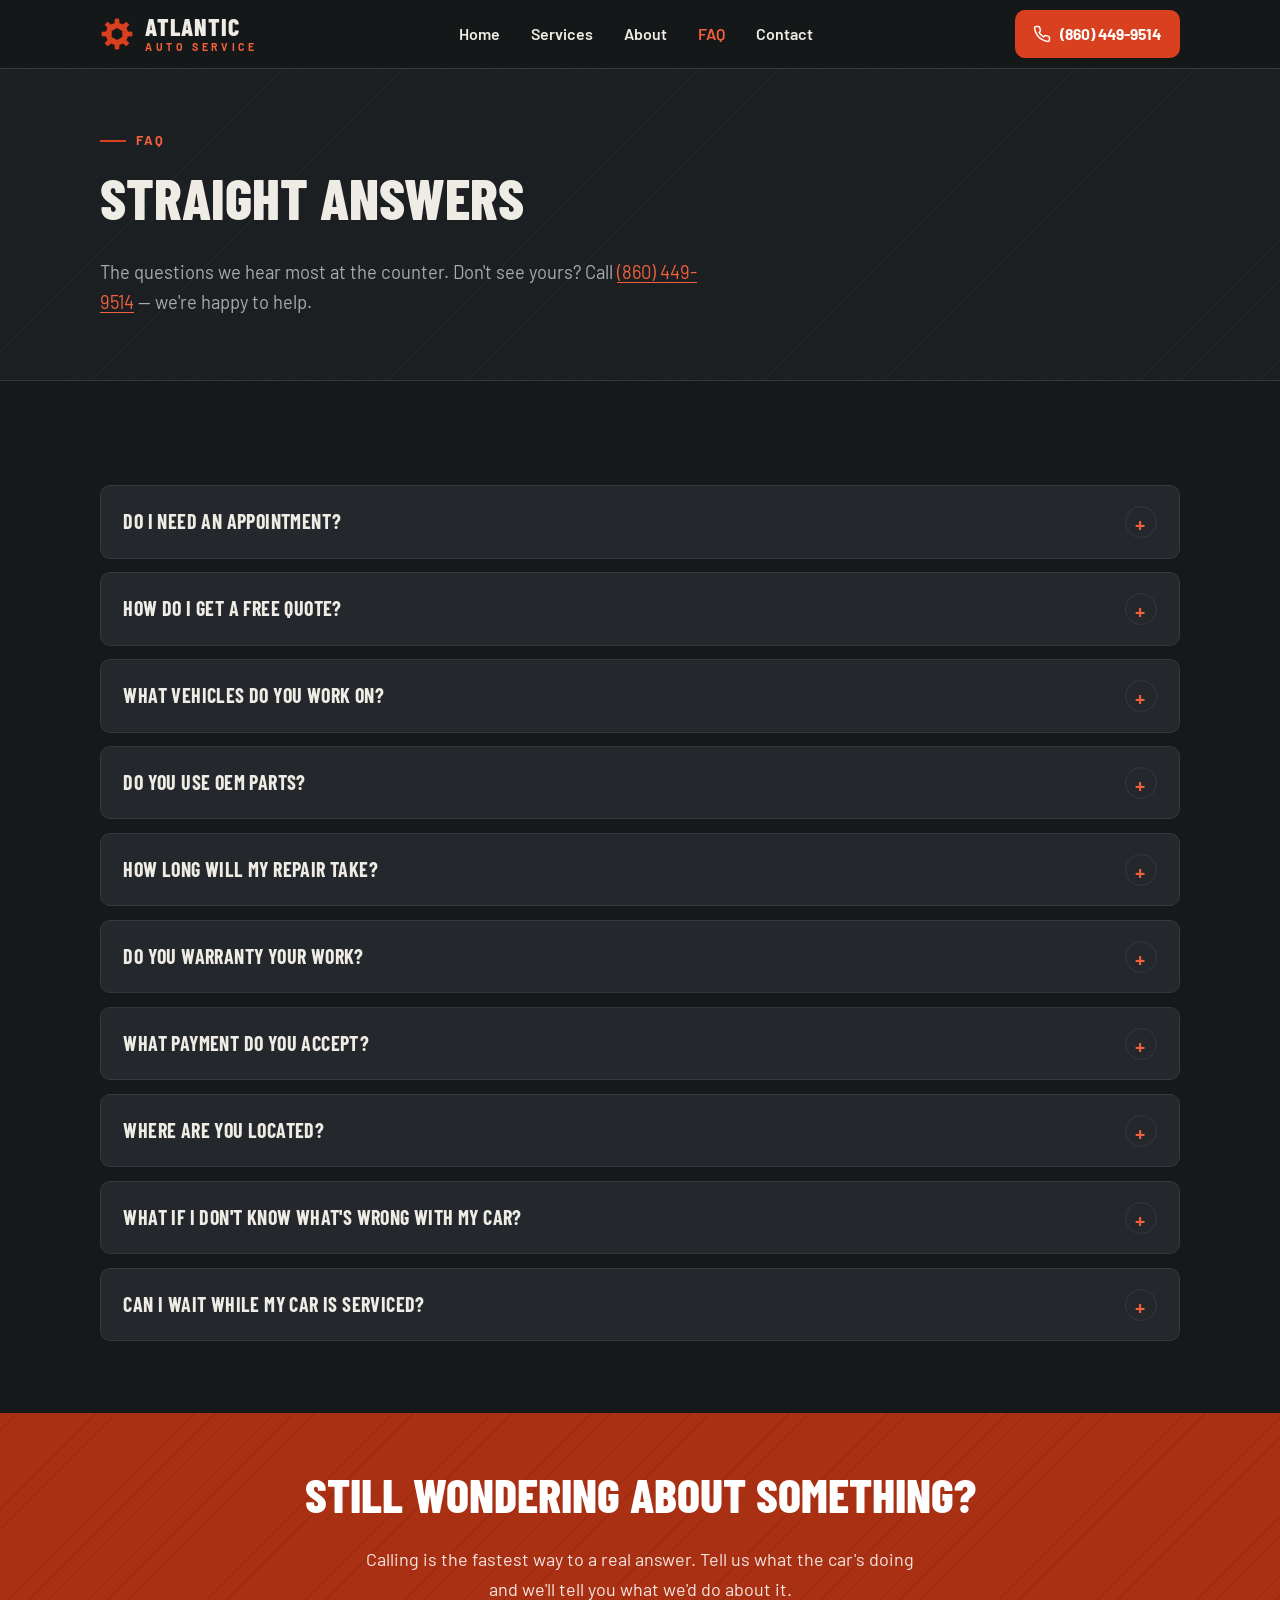
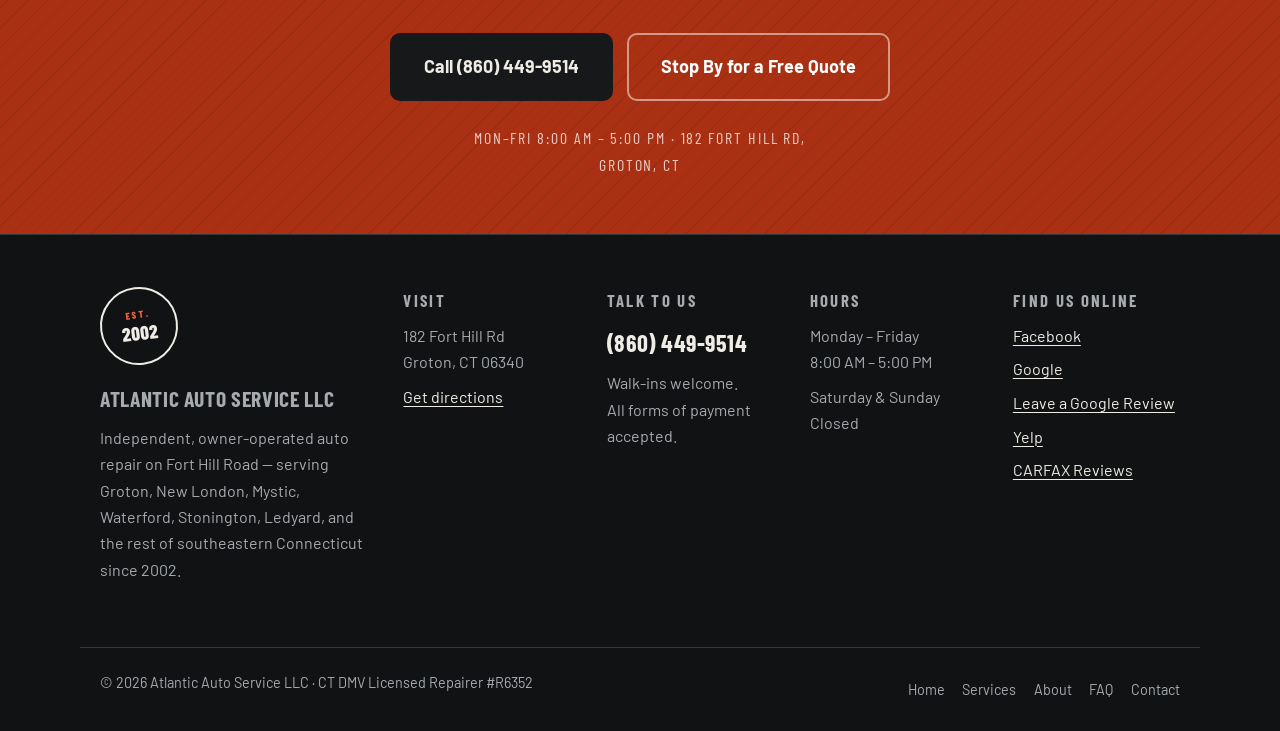
<file: faq.html>
<!DOCTYPE html>
<html lang="en">
<head>
  <meta charset="utf-8">
  <meta name="viewport" content="width=device-width, initial-scale=1">
  <title>FAQ | Atlantic Auto Service — Auto Repair Questions | Groton, CT</title>
  <meta name="description" content="Answers about free quotes, OEM parts, warranty coverage, walk-ins, payment, and more from Atlantic Auto Service in Groton, CT. Call (860) 449-9514.">
  <meta name="theme-color" content="#16181a">
  <link rel="icon" type="image/svg+xml" href="favicon.svg">

  <link rel="canonical" href="https://atlantic-auto-service.com/faq.html">
  <meta property="og:url" content="https://atlantic-auto-service.com/faq.html">
  <meta property="og:site_name" content="Atlantic Auto Service">
  <meta property="og:type" content="website">
  <meta property="og:title" content="FAQ — Atlantic Auto Service, Groton, CT">
  <meta property="og:description" content="Do I need an appointment? How does the free quote work? Do you warranty your work? Straight answers to the questions we hear most.">
  <meta property="og:locale" content="en_US">

  <link rel="preconnect" href="https://fonts.googleapis.com">
  <link rel="preconnect" href="https://fonts.gstatic.com" crossorigin>
  <link href="https://fonts.googleapis.com/css2?family=Barlow+Condensed:wght@600;700;800&family=Barlow:wght@400;500;600;700&display=swap" rel="stylesheet">
  <style>
/* ============================================================
   Atlantic Auto Service — styles.css
   Mobile-first. No build step. One file.
   Palette: layered charcoal + shop red. Type: Barlow / Barlow Condensed.
   ============================================================ */

:root {
  --bg: #16181a;         /* page base charcoal */
  --bg-2: #1c1f22;       /* alternating section */
  --panel: #24282c;      /* cards, raised surfaces */
  --line: #34393e;       /* hairlines, borders */
  --paper: #efece5;      /* warm off-white text */
  --muted: #a7abaf;      /* secondary text */
  --red: #d8401f;        /* shop red — CTAs, accents */
  --red-deep: #a93012;   /* hover states, CTA band */
  --red-bright: #f2603c; /* inline links on dark */

  --font-body: "Barlow", system-ui, -apple-system, "Segoe UI", sans-serif;
  --font-display: "Barlow Condensed", "Arial Narrow", system-ui, sans-serif;

  --container: 1120px;
  --radius: 10px;
  --shadow: 0 10px 30px rgba(0, 0, 0, 0.35);
}

/* ---------- Reset-lite ---------- */
*, *::before, *::after { box-sizing: border-box; -webkit-tap-highlight-color: transparent; }
html { scroll-behavior: smooth; }
body {
  margin: 0;
  background: var(--bg);
  color: var(--paper);
  font-family: var(--font-body);
  font-size: 1.0625rem; /* 17px */
  line-height: 1.65;
  -webkit-font-smoothing: antialiased;
}
img, svg { display: block; max-width: 100%; }
a { color: var(--red-bright); text-decoration-thickness: 1px; text-underline-offset: 3px; }
a:hover { color: var(--paper); }
h1, h2, h3 { margin: 0 0 0.5em; line-height: 1.08; }
p { margin: 0 0 1em; }
ul, ol { margin: 0; padding: 0; }
address { font-style: normal; }

:focus-visible {
  outline: 3px solid var(--red-bright);
  outline-offset: 3px;
  border-radius: 2px;
}

.visually-hidden {
  position: absolute; width: 1px; height: 1px;
  margin: -1px; padding: 0; overflow: hidden;
  clip: rect(0 0 0 0); white-space: nowrap; border: 0;
}

.skip-link {
  position: absolute; left: 1rem; top: -100px;
  background: var(--red); color: #fff;
  padding: 0.6rem 1rem; border-radius: var(--radius);
  font-weight: 700; z-index: 200; transition: top 0.15s ease;
}
.skip-link:focus { top: 1rem; color: #fff; }

/* ---------- Layout utilities ---------- */
.container { max-width: var(--container); margin-inline: auto; padding-inline: 1.25rem; }
.section { padding-block: 3.5rem; }
.section--alt { background: var(--bg-2); border-block: 1px solid var(--line); }

.eyebrow {
  display: inline-flex; align-items: center; gap: 0.6rem;
  margin: 0 0 0.9rem;
  font-size: 0.8125rem; font-weight: 700;
  letter-spacing: 0.16em; text-transform: uppercase;
  color: var(--red-bright);
}
.eyebrow::before { content: ""; width: 26px; height: 2px; background: var(--red); }

.section-h {
  font-family: var(--font-display);
  font-weight: 700; text-transform: uppercase;
  letter-spacing: 0.015em;
  font-size: clamp(1.9rem, 4.5vw, 2.6rem);
}
.lede { color: var(--muted); max-width: 62ch; font-size: 1.125rem; }

/* ---------- Buttons ---------- */
.btn {
  display: inline-flex; align-items: center; justify-content: center; gap: 0.55rem;
  padding: 0.95rem 1.6rem;
  border-radius: var(--radius);
  font-family: var(--font-body); font-size: 1.0625rem; font-weight: 700;
  text-decoration: none; cursor: pointer; border: 2px solid transparent;
  transition: background-color 0.15s ease, border-color 0.15s ease, transform 0.15s ease;
}
.btn:active { transform: translateY(1px); }
.btn svg { width: 1.15em; height: 1.15em; flex: none; }

.btn-primary { background: var(--red); color: #fff; }
.btn-primary:hover { background: var(--red-deep); color: #fff; }

.btn-ghost { background: transparent; color: var(--paper); border-color: var(--line); }
.btn-ghost:hover { border-color: var(--paper); color: var(--paper); }

.btn-dark { background: var(--bg); color: var(--paper); }
.btn-dark:hover { background: #000; color: #fff; }

.btn-lg { padding: 1.1rem 2rem; font-size: 1.125rem; }

/* ---------- Header / navigation ---------- */
.site-header {
  position: sticky; top: 0; z-index: 100;
  background: rgba(22, 24, 26, 0.96);
  backdrop-filter: blur(6px);
  border-bottom: 1px solid var(--line);
  transition: box-shadow 0.2s ease;
}
.site-header.is-scrolled { box-shadow: var(--shadow); }

.header-row {
  display: flex; align-items: center; justify-content: space-between;
  gap: 1rem; min-height: 68px;
}

.brand { display: inline-flex; align-items: center; gap: 0.7rem; text-decoration: none; }
.brand-mark { width: 34px; height: 34px; flex: none; }
.brand-text { display: flex; flex-direction: column; line-height: 1; }
.brand-name {
  font-family: var(--font-display); font-weight: 800; font-size: 1.5rem;
  letter-spacing: 0.04em; text-transform: uppercase; color: var(--paper);
}
.brand-sub {
  font-size: 0.66rem; font-weight: 700; letter-spacing: 0.34em;
  text-transform: uppercase; color: var(--red-bright); margin-top: 3px;
}

.site-nav ul { display: flex; gap: 0.25rem; list-style: none; }
.site-nav a {
  display: block; padding: 0.55rem 0.85rem;
  color: var(--paper); text-decoration: none;
  font-weight: 600; font-size: 1rem; border-radius: var(--radius);
}
.site-nav a:hover { background: var(--panel); color: var(--paper); }
.site-nav a[aria-current="page"] { color: var(--red-bright); }
.site-nav a[aria-current="page"]:hover { background: var(--panel); }

.header-actions { display: flex; align-items: center; gap: 0.75rem; }
.btn-call { padding: 0.6rem 1.05rem; font-size: 0.975rem; white-space: nowrap; }

.nav-toggle {
  display: none;
  width: 46px; height: 46px;
  background: transparent; border: 1px solid var(--line); border-radius: var(--radius);
  cursor: pointer; padding: 0;
  flex-direction: column; align-items: center; justify-content: center; gap: 5px;
}
.nav-toggle .bar {
  display: block; width: 20px; height: 2px; background: var(--paper);
  transition: transform 0.2s ease, opacity 0.2s ease;
}
.nav-toggle[aria-expanded="true"] .bar:nth-child(1) { transform: translateY(7px) rotate(45deg); }
.nav-toggle[aria-expanded="true"] .bar:nth-child(2) { opacity: 0; }
.nav-toggle[aria-expanded="true"] .bar:nth-child(3) { transform: translateY(-7px) rotate(-45deg); }

.nav-quote-mobile { display: none; }

@media (max-width: 920px) {
  .nav-toggle { display: flex; }
  .site-nav {
    position: absolute; top: 100%; left: 0; right: 0;
    background: var(--bg-2);
    border-bottom: 1px solid var(--line);
    box-shadow: var(--shadow);
    display: none;
  }
  .site-nav.is-open { display: block; }
  .site-nav ul { flex-direction: column; gap: 0; padding: 0.75rem 1.25rem 1.25rem; }
  .site-nav a {
    font-size: 1.25rem; padding: 0.95rem 0.5rem;
    border-bottom: 1px solid var(--line);
  }
  .site-nav li:last-child a { border-bottom: 0; }
  .nav-quote-mobile { display: block; padding-top: 0.9rem; }
  .nav-quote-mobile .btn { width: 100%; }
}

@media (max-width: 560px) {
  .btn-call { padding: 0.55rem 0.7rem; font-size: 0.85rem; }
  .brand-name { font-size: 1.3rem; }
}
@media (max-width: 380px) {
  .brand-sub { display: none; }
  .brand-mark { width: 28px; height: 28px; }
}

/* ---------- Hero ---------- */
.hero {
  position: relative;
  padding-block: 4rem 3rem;
  background:
    radial-gradient(1100px 480px at 78% -10%, rgba(216, 64, 31, 0.12), transparent 60%),
    repeating-linear-gradient(-45deg, rgba(239, 236, 229, 0.028) 0 1px, transparent 1px 14px),
    var(--bg);
  border-bottom: 1px solid var(--line);
  overflow: hidden;
}
.hero-grid {
  display: grid; gap: 2.5rem; align-items: center;
  grid-template-columns: 1fr;
}
.hero h1 {
  font-family: var(--font-display); font-weight: 800;
  text-transform: uppercase; letter-spacing: 0.01em;
  font-size: clamp(2.6rem, 8.5vw, 4.9rem);
  line-height: 0.98;
  margin-bottom: 0.35em;
}
.hero h1 .accent { color: var(--red-bright); }
.hero-hook { font-size: 1.2rem; color: var(--muted); max-width: 56ch; }
.hero-hook strong { color: var(--paper); }
.hero-ctas { display: flex; flex-wrap: wrap; gap: 0.9rem; margin-top: 1.6rem; }

.hero-seal-wrap { display: flex; justify-content: center; }

@media (min-width: 860px) {
  .hero { padding-block: 5.5rem 4.5rem; }
  .hero-grid { grid-template-columns: 1.5fr 1fr; }
  .hero-seal-wrap { justify-content: flex-end; padding-right: 1.5rem; }
}

/* The seal — Established 2002 inspection-stamp badge */
.seal {
  width: clamp(200px, 32vw, 290px);
  height: auto;
  transform: rotate(-7deg);
  filter: drop-shadow(0 12px 24px rgba(0, 0, 0, 0.45));
}
.seal-ring-outer { fill: none; stroke: var(--paper); stroke-opacity: 0.85; stroke-width: 3; }
.seal-ring-inner { fill: none; stroke: var(--paper); stroke-opacity: 0.55; stroke-width: 1.5; }
.seal-tick { stroke: var(--paper); stroke-opacity: 0.55; stroke-width: 2; }
.seal-roundtext {
  fill: var(--paper);
  font-family: var(--font-display);
  font-weight: 700; font-size: 14.5px;
  letter-spacing: 0.2em;
  text-transform: uppercase;
}
.seal-star { fill: var(--red-bright); }
.seal-est {
  fill: var(--paper); fill-opacity: 0.85;
  font-family: var(--font-body); font-weight: 700;
  font-size: 11px; letter-spacing: 0.3em; text-transform: uppercase;
}
.seal-year {
  fill: var(--red-bright);
  font-family: var(--font-display); font-weight: 800;
  font-size: 64px; letter-spacing: 0.02em;
}
.seal-rule { stroke: var(--paper); stroke-opacity: 0.45; stroke-width: 1.5; }

/* Door-lettering info strip */
.door-strip {
  border-top: 1px solid var(--line);
  background: var(--bg-2);
}
.door-strip-inner {
  display: flex; flex-wrap: wrap; justify-content: center; align-items: center;
  gap: 0.4rem 1rem;
  padding-block: 0.9rem;
  font-family: var(--font-display);
  font-weight: 600; font-size: 1.05rem;
  letter-spacing: 0.14em; text-transform: uppercase;
  color: var(--muted); text-align: center;
}
.door-strip-inner .sep { color: var(--red); }
.door-strip-inner a { color: var(--paper); text-decoration: none; }
.door-strip-inner a:hover { color: var(--red-bright); }

/* ---------- Free-quote steps ---------- */
section[id] { scroll-margin-top: 90px; }
.steps { display: grid; gap: 1.25rem; counter-reset: step; margin-top: 2rem; list-style: none; }
.step {
  position: relative;
  background: var(--panel);
  border: 1px solid var(--line);
  border-radius: var(--radius);
  padding: 1.5rem 1.5rem 1.4rem;
  counter-increment: step;
}
.step::before {
  content: counter(step);
  display: inline-grid; place-items: center;
  width: 44px; height: 44px; margin-bottom: 0.9rem;
  border-radius: 50%;
  background: var(--red); color: #fff;
  font-family: var(--font-display); font-weight: 800; font-size: 1.5rem;
}
.step h3 {
  font-family: var(--font-display); font-weight: 700;
  text-transform: uppercase; font-size: 1.35rem; letter-spacing: 0.02em;
}
.step p { color: var(--muted); margin: 0; }
.step p strong { color: var(--paper); }

@media (min-width: 760px) {
  .steps { grid-template-columns: repeat(auto-fit, minmax(200px, 1fr)); }
}

/* ---------- Service cards (home) ---------- */
.card-grid { display: grid; gap: 1.1rem; margin-top: 2rem; }
.svc-card {
  display: block;
  background: var(--panel);
  border: 1px solid var(--line);
  border-radius: var(--radius);
  padding: 1.5rem;
  color: var(--paper); text-decoration: none;
  transition: transform 0.15s ease, border-color 0.15s ease;
}
.svc-card:hover { transform: translateY(-3px); border-color: var(--red); color: var(--paper); }
.svc-card .icon {
  width: 52px; height: 52px; margin-bottom: 1rem;
  color: var(--red-bright);
}
.svc-card h3 {
  font-family: var(--font-display); font-weight: 700;
  text-transform: uppercase; font-size: 1.4rem; letter-spacing: 0.02em;
  margin-bottom: 0.35rem;
}
.svc-card p { color: var(--muted); margin-bottom: 0.9rem; font-size: 1rem; }
.svc-card .more {
  font-weight: 700; font-size: 0.95rem; color: var(--red-bright);
  letter-spacing: 0.04em;
}
.svc-card:hover .more { color: var(--paper); }

@media (min-width: 620px) { .card-grid { grid-template-columns: repeat(2, 1fr); } }
@media (min-width: 960px) { .card-grid { grid-template-columns: repeat(3, 1fr); } }

.grid-footnote { margin-top: 1.5rem; color: var(--muted); }

/* ---------- Why blocks ---------- */
.why-grid { display: grid; gap: 2rem; margin-top: 2.25rem; }
.why h3 {
  font-family: var(--font-display); font-weight: 700;
  text-transform: uppercase; font-size: 1.5rem; letter-spacing: 0.02em;
  padding-top: 0.9rem;
  border-top: 3px solid var(--red);
  display: inline-block;
}
.why p { color: var(--muted); margin: 0; max-width: 52ch; }
.why p strong { color: var(--paper); }

@media (min-width: 760px) { .why-grid { grid-template-columns: repeat(2, 1fr); gap: 2.5rem 3rem; } }

/* ---------- Testimonials ---------- */
.quotes { display: grid; gap: 1.1rem; margin-top: 2rem; }
.quote {
  background: var(--panel);
  border: 1px solid var(--line);
  border-left: 4px solid var(--red);
  border-radius: var(--radius);
  padding: 1.5rem;
  margin: 0;
}
.quote p {
  font-size: 1.1rem; color: var(--paper); margin-bottom: 1rem;
}
.quote footer {
  font-family: var(--font-display); font-weight: 600;
  text-transform: uppercase; letter-spacing: 0.1em;
  font-size: 0.95rem; color: var(--muted);
}
@media (min-width: 900px) { .quotes { grid-template-columns: repeat(3, 1fr); } }

/* ---------- CTA band ---------- */
.cta-band {
  background:
    repeating-linear-gradient(-45deg, rgba(0, 0, 0, 0.08) 0 1px, transparent 1px 14px),
    var(--red-deep);
  padding-block: 3.5rem;
  text-align: center;
}
.cta-band h2 {
  font-family: var(--font-display); font-weight: 800;
  text-transform: uppercase;
  font-size: clamp(2rem, 5vw, 3rem);
  color: #fff;
}
.cta-band p { color: rgba(255, 255, 255, 0.88); max-width: 56ch; margin-inline: auto; font-size: 1.125rem; }
.cta-band .hours-note {
  font-family: var(--font-display); text-transform: uppercase; letter-spacing: 0.12em;
  font-size: 1rem; color: rgba(255, 255, 255, 0.75); margin-top: 1.5rem; margin-bottom: 0;
}
.cta-band .btn-row { display: flex; flex-wrap: wrap; gap: 0.9rem; justify-content: center; margin-top: 1.75rem; }
.cta-band .btn-ghost { color: #fff; border-color: rgba(255, 255, 255, 0.5); }
.cta-band .btn-ghost:hover { border-color: #fff; color: #fff; }

/* ---------- Footer ---------- */
.site-footer {
  background: #101214;
  border-top: 1px solid var(--line);
  padding-top: 3.25rem;
  font-size: 1rem;
}
.footer-grid { display: grid; gap: 2.25rem; }
.footer-brand p { color: var(--muted); max-width: 40ch; }
.footer-badge {
  display: inline-grid; place-items: center;
  width: 78px; height: 78px; margin-bottom: 1rem;
  border: 2px solid var(--paper); border-radius: 50%;
  transform: rotate(-7deg);
}
.footer-badge span {
  font-family: var(--font-display); font-weight: 800; font-size: 1.2rem;
  text-transform: uppercase; line-height: 1; text-align: center; color: var(--paper);
}
.footer-badge span em { display: block; font-style: normal; font-size: 0.62rem; letter-spacing: 0.22em; color: var(--red-bright); margin-bottom: 3px; }
.footer-name {
  font-family: var(--font-display); font-weight: 700; font-size: 1.35rem;
  text-transform: uppercase; letter-spacing: 0.03em; color: var(--paper);
  margin-bottom: 0.5rem;
}
.footer-h {
  font-family: var(--font-display); font-weight: 700; font-size: 1.05rem;
  text-transform: uppercase; letter-spacing: 0.14em;
  color: var(--red-bright); margin: 0 0 0.8rem;
}
.footer-col p, .footer-col address { color: var(--muted); margin-bottom: 0.5rem; }
.footer-col a { color: var(--paper); }
.footer-col a:hover { color: var(--red-bright); }
.footer-col ul { list-style: none; }
.footer-col li { margin-bottom: 0.45rem; }
.footer-tel {
  font-family: var(--font-display); font-weight: 700; font-size: 1.5rem;
  text-decoration: none; letter-spacing: 0.02em;
}

.footer-bottom {
  margin-top: 3rem;
  border-top: 1px solid var(--line);
  padding-block: 1.4rem;
  display: flex; flex-wrap: wrap; gap: 0.75rem 1.5rem;
  justify-content: space-between; align-items: center;
  color: var(--muted); font-size: 0.9rem;
}
.footer-bottom nav ul { display: flex; flex-wrap: wrap; gap: 1.1rem; list-style: none; }
.footer-bottom a { color: var(--muted); text-decoration: none; }
.footer-bottom a:hover { color: var(--paper); }

@media (min-width: 700px) { .footer-grid { grid-template-columns: 1.4fr 1fr 1fr; } }
@media (min-width: 980px) { .footer-grid { grid-template-columns: 1.6fr 1fr 1fr 1fr 1fr; } }

/* ---------- Page hero (interior pages) ---------- */
.page-hero {
  padding-block: 3.25rem 2.75rem;
  background:
    repeating-linear-gradient(-45deg, rgba(239, 236, 229, 0.025) 0 1px, transparent 1px 14px),
    var(--bg-2);
  border-bottom: 1px solid var(--line);
}
.page-hero h1 {
  font-family: var(--font-display); font-weight: 800;
  text-transform: uppercase;
  font-size: clamp(2.3rem, 6.5vw, 3.6rem);
}
.page-hero .lede { font-size: 1.15rem; }

/* ---------- Services page ---------- */
.svc-jump {
  display: flex; flex-wrap: wrap; gap: 0.55rem; margin-top: 1.75rem;
}
.svc-jump a {
  display: inline-block;
  padding: 0.5rem 0.95rem;
  background: var(--panel); border: 1px solid var(--line); border-radius: 999px;
  color: var(--paper); text-decoration: none;
  font-weight: 600; font-size: 0.92rem;
}
.svc-jump a:hover { border-color: var(--red); color: var(--paper); }

.svc-cat {
  padding-block: 2.75rem;
  border-bottom: 1px solid var(--line);
  scroll-margin-top: 90px;
}
.svc-cat:last-of-type { border-bottom: 0; }
.svc-cat-head { display: flex; align-items: center; gap: 1rem; margin-bottom: 0.5rem; }
.svc-cat-head .icon { width: 46px; height: 46px; color: var(--red-bright); flex: none; }
.svc-cat h2 {
  font-family: var(--font-display); font-weight: 700; text-transform: uppercase;
  font-size: clamp(1.6rem, 4vw, 2.1rem); letter-spacing: 0.02em; margin: 0;
}
.svc-cat > p { color: var(--muted); max-width: 62ch; }
.svc-list {
  list-style: none;
  display: grid; gap: 0.5rem 1.75rem;
  margin-top: 1.25rem;
}
.svc-list li {
  position: relative; padding-left: 1.35rem;
  color: var(--paper);
}
.svc-list li::before {
  content: ""; position: absolute; left: 0; top: 0.62em;
  width: 9px; height: 9px;
  background: var(--red);
  clip-path: polygon(0 0, 100% 50%, 0 100%);
}
@media (min-width: 640px) { .svc-list { grid-template-columns: repeat(2, 1fr); } }
@media (min-width: 960px) { .svc-list { grid-template-columns: repeat(3, 1fr); } }

.svc-closer {
  margin-top: 1rem;
  background: var(--panel); border: 1px solid var(--line); border-left: 4px solid var(--red);
  border-radius: var(--radius);
  padding: 1.75rem;
  font-size: 1.15rem;
}
.svc-closer p { margin: 0; }

/* ---------- About page ---------- */
.about-grid { display: grid; gap: 3rem; align-items: start; }
.story p { color: var(--paper); max-width: 64ch; }
.story p + p { margin-top: 1.1em; }
.story .kicker {
  font-family: var(--font-display); font-weight: 700; text-transform: uppercase;
  font-size: 1.4rem; letter-spacing: 0.02em; color: var(--red-bright);
  margin: 2rem 0 0.4rem;
}

.timeline { list-style: none; margin-top: 0.5rem; border-left: 3px solid var(--line); }
.timeline li { position: relative; padding: 0 0 1.9rem 1.6rem; }
.timeline li:last-child { padding-bottom: 0.25rem; }
.timeline li::before {
  content: ""; position: absolute; left: -8px; top: 0.5em;
  width: 13px; height: 13px; border-radius: 50%;
  background: var(--red); border: 3px solid var(--bg);
}
.timeline .year {
  display: block;
  font-family: var(--font-display); font-weight: 800; font-size: 1.6rem;
  color: var(--red-bright); line-height: 1.1;
}
.timeline p { color: var(--muted); margin: 0.25rem 0 0; }

.about-aside { display: grid; gap: 1.5rem; }
.about-card {
  background: var(--panel); border: 1px solid var(--line); border-radius: var(--radius);
  padding: 1.6rem;
}
.about-card h2 {
  font-family: var(--font-display); font-weight: 700; text-transform: uppercase;
  font-size: 1.35rem; letter-spacing: 0.02em;
}
.about-card p { color: var(--muted); margin-bottom: 0; }
.about-card p + p { margin-top: 0.9em; }
.about-card p strong { color: var(--paper); }
.about-seal { display: flex; justify-content: center; padding-block: 0.5rem; }

@media (min-width: 900px) {
  .about-grid { grid-template-columns: 1.5fr 1fr; gap: 4rem; }
}

/* ---------- Contact page ---------- */
.contact-grid { display: grid; gap: 1.25rem; margin-top: 2rem; }
.contact-card {
  background: var(--panel); border: 1px solid var(--line); border-radius: var(--radius);
  padding: 1.75rem;
}
.contact-card h2 {
  font-family: var(--font-display); font-weight: 700; text-transform: uppercase;
  font-size: 1.45rem; letter-spacing: 0.02em;
  display: flex; align-items: center; gap: 0.7rem;
}
.contact-card h2 .icon { width: 26px; height: 26px; color: var(--red-bright); flex: none; }
.contact-card p, .contact-card address { color: var(--muted); }
.contact-card p strong { color: var(--paper); }
.contact-tel {
  display: inline-block;
  font-family: var(--font-display); font-weight: 800; font-size: 2.1rem;
  letter-spacing: 0.02em; text-decoration: none; line-height: 1.15;
  margin-bottom: 0.35rem;
}

.hours-table { width: 100%; border-collapse: collapse; margin-top: 0.5rem; }
.hours-table th, .hours-table td {
  text-align: left; padding: 0.55rem 0;
  border-bottom: 1px solid var(--line);
  font-weight: 500; color: var(--paper);
}
.hours-table th { color: var(--muted); font-weight: 600; padding-right: 1rem; }
.hours-table tr:last-child th, .hours-table tr:last-child td { border-bottom: 0; }
.hours-table .closed { color: var(--muted); }

@media (min-width: 860px) {
  .contact-grid { grid-template-columns: repeat(3, 1fr); }
  .contact-card--wide { grid-column: span 3; }
}

.lede--spaced { margin-top: 1.75rem; max-width: 68ch; }

.map-wrap {
  margin-top: 2rem;
  border: 1px solid var(--line); border-radius: var(--radius);
  overflow: hidden; background: var(--panel);
}
.map-wrap iframe { display: block; width: 100%; height: 420px; border: 0; }
.map-actions { display: flex; flex-wrap: wrap; gap: 0.9rem; margin-top: 1.25rem; }

/* ---------- FAQ page ---------- */
.faq-list { margin-top: 2rem; display: grid; gap: 0.85rem; }
.faq-item {
  background: var(--panel); border: 1px solid var(--line); border-radius: var(--radius);
}
.faq-item[open] { border-color: var(--red); }
.faq-item summary {
  list-style: none; cursor: pointer;
  display: flex; justify-content: space-between; align-items: center; gap: 1rem;
  padding: 1.2rem 1.4rem;
  font-family: var(--font-display); font-weight: 700; text-transform: uppercase;
  font-size: 1.25rem; letter-spacing: 0.02em;
}
.faq-item summary::-webkit-details-marker { display: none; }
.faq-item summary::after {
  content: "+";
  flex: none;
  display: grid; place-items: center;
  width: 32px; height: 32px;
  border: 1px solid var(--line); border-radius: 50%;
  color: var(--red-bright);
  font-family: var(--font-body); font-size: 1.3rem; font-weight: 600;
  transition: transform 0.2s ease;
}
.faq-item[open] summary::after { content: "\2212"; transform: rotate(180deg); }
.faq-item summary:hover { color: var(--red-bright); }
.faq-body { padding: 0 1.4rem 1.4rem; color: var(--muted); max-width: 68ch; }
.faq-body p { margin-bottom: 0.75em; }
.faq-body p:last-child { margin-bottom: 0; }
.faq-body strong { color: var(--paper); }

/* ---------- Hero trust line ---------- */
.hero-trust {
  display: flex; align-items: center; gap: 0.55rem;
  margin-top: 1.4rem;
  color: var(--muted); font-weight: 600; font-size: 1rem;
}
.hero-trust .star { color: var(--red-bright); font-size: 1.2rem; line-height: 1; }
.hero-trust strong { color: var(--paper); }

/* ---------- Featured quote ---------- */
.quote--featured {
  grid-column: 1 / -1;
  background: linear-gradient(135deg, rgba(216, 64, 31, 0.10), rgba(216, 64, 31, 0) 55%), var(--panel);
}
.quote--featured p { font-size: 1.22rem; max-width: 72ch; }

/* ---------- Mobile call bar ---------- */
.mobile-call-bar { display: none; }
@media (max-width: 719.98px) {
  body { padding-bottom: 88px; }
  .mobile-call-bar {
    position: fixed; left: 0; right: 0; bottom: 0; z-index: 95;
    display: grid; grid-template-columns: 1fr 1fr; gap: 0.6rem;
    padding: 0.65rem 0.9rem calc(0.65rem + env(safe-area-inset-bottom));
    background: rgba(16, 18, 20, 0.97);
    border-top: 1px solid var(--line);
    backdrop-filter: blur(6px);
  }
  .mobile-call-bar .btn { padding: 0.85rem 0.4rem; font-size: 0.92rem; }
}

/* ---------- Trust strip ---------- */
.trust-strip { background: #101214; border-bottom: 1px solid var(--line); }
.trust-strip-inner {
  display: flex; flex-wrap: wrap; justify-content: center; align-items: center;
  gap: 0.35rem 0.9rem;
  padding-block: 0.8rem;
  font-family: var(--font-display);
  font-weight: 600; font-size: 0.95rem;
  letter-spacing: 0.11em; text-transform: uppercase;
  color: var(--paper); text-align: center;
}
.trust-strip-inner .sep { color: var(--red); font-size: 0.7rem; }

/* ---------- Hero CTA note ---------- */
.cta-note { margin: 1.1rem 0 0; color: var(--muted); font-size: 0.98rem; max-width: 52ch; }
.cta-note + .hero-trust { margin-top: 0.6rem; }

/* ---------- Contact emphasis ---------- */
.tap-call { display: none; }
.contact-card--call { border-left: 4px solid var(--red); }
.contact-card--call .contact-tel { font-size: clamp(2.1rem, 8vw, 2.6rem); }
.contact-addr { font-size: 1.3rem; line-height: 1.45; }
@media (max-width: 719.98px) {
  .tap-call {
    display: flex; width: 100%;
    margin-bottom: 1.25rem;
    font-size: 1.15rem; padding: 1.15rem 1rem;
  }
}

/* ---------- Service icons (approved artwork, glow baked in) ---------- */
.svc-card .icon, .svc-cat-head .icon { object-fit: contain; }

/* ---------- Selection & tap polish ---------- */
::selection { background: var(--red); color: #fff; }
summary { user-select: none; -webkit-user-select: none; }

/* ---------- Leave-a-review chip ---------- */
.review-chip--cta { background: var(--red); border-color: var(--red); color: #fff; }
.review-chip--cta:hover { background: var(--red-deep); border-color: var(--red-deep); color: #fff; }

/* ---------- CARFAX verified note ---------- */
.verified-note {
  margin: 1.5rem 0 0;
  padding: 1.1rem 1.4rem;
  background: var(--panel);
  border: 1px solid var(--line); border-left: 4px solid var(--red);
  border-radius: var(--radius);
  color: var(--muted); max-width: 76ch;
}
.verified-note strong { color: var(--paper); }

/* ---------- Review platform links ---------- */
.review-links { display: flex; flex-wrap: wrap; align-items: center; gap: 0.6rem; margin-top: 2.25rem; }
.review-links-label {
  font-family: var(--font-display); font-weight: 700;
  text-transform: uppercase; letter-spacing: 0.12em;
  font-size: 0.95rem; color: var(--muted); margin: 0 0.4rem 0 0;
}
.review-chip {
  display: inline-flex; align-items: center; gap: 0.5rem;
  padding: 0.55rem 1.05rem;
  background: var(--panel); border: 1px solid var(--line); border-radius: 999px;
  color: var(--paper); text-decoration: none;
  font-weight: 600; font-size: 0.95rem;
}
.review-chip:hover { border-color: var(--red); color: var(--paper); }
.review-chip .score { color: var(--red-bright); font-weight: 700; }

/* ---------- Motion & print sanity ---------- */
@media (prefers-reduced-motion: reduce) {
  html { scroll-behavior: auto; }
  *, *::before, *::after {
    animation-duration: 0.01ms !important;
    animation-iteration-count: 1 !important;
    transition-duration: 0.01ms !important;
  }
}

@media (min-width: 900px) {
  body { font-size: 1.125rem; } /* 18px on larger screens */
  .section { padding-block: 4.5rem; }
}

  </style>

  <!-- Local business schema. Coordinates are set to the shop's location —
       spot-check against the Google Maps pin if the marker ever moves. -->
  <script type="application/ld+json">
  {
    "@context": "https://schema.org",
    "@type": "AutoRepair",
    "name": "Atlantic Auto Service",
    "url": "https://atlantic-auto-service.com/",
    "sameAs": ["https://maps.app.goo.gl/wKaTcQqAgAQxb3zo8", "https://www.facebook.com/people/Atlantic-Auto-Service-LLC/100064060028101/", "https://www.yelp.com/biz/atlantic-auto-service-groton", "https://www.carfax.com/Reviews-Atlantic-Auto-Service-Groton-CT_XCIMALVUHG"],
    "description": "Independent, owner-operated auto repair shop in Groton, CT. Servicing domestic, European, and Asian vehicles since 2002. Free quotes, OEM parts, 1-year/12,000-mile warranty.",
    "telephone": "+1-860-449-9514",
    "address": {
      "@type": "PostalAddress",
      "streetAddress": "182 Fort Hill Rd",
      "addressLocality": "Groton",
      "addressRegion": "CT",
      "postalCode": "06340",
      "addressCountry": "US"
    },
    "geo": { "@type": "GeoCoordinates", "latitude": 41.347264, "longitude": -72.021835 },
    "hasMap": "https://www.google.com/maps/search/?api=1&query=182+Fort+Hill+Rd%2C+Groton%2C+CT+06340",
    "openingHoursSpecification": [
      { "@type": "OpeningHoursSpecification", "dayOfWeek": ["Monday", "Tuesday", "Wednesday", "Thursday", "Friday"], "opens": "08:00", "closes": "17:00" }
    ],
    "foundingDate": "2002",
    "founder": { "@type": "Person", "name": "Matt Kavgaci" },
    "priceRange": "$$",
    "paymentAccepted": "Cash, Credit Card, Debit Card, Check",
    "currenciesAccepted": "USD",
    "areaServed": [
      { "@type": "City", "name": "Groton" },
      { "@type": "City", "name": "New London" },
      { "@type": "City", "name": "Mystic" },
      { "@type": "City", "name": "Waterford" },
      { "@type": "City", "name": "Stonington" },
      { "@type": "City", "name": "Ledyard" }
    ]
  }
  </script>

  <!-- FAQ rich-results schema -->
  <script type="application/ld+json">
  {
    "@context": "https://schema.org",
    "@type": "FAQPage",
    "mainEntity": [
      {
        "@type": "Question",
        "name": "Do I need an appointment?",
        "acceptedAnswer": { "@type": "Answer", "text": "No. Walk-ins are welcome during business hours, Monday through Friday, 8 AM to 5 PM. You can also call (860) 449-9514 to schedule if you prefer." }
      },
      {
        "@type": "Question",
        "name": "How do I get a free quote?",
        "acceptedAnswer": { "@type": "Answer", "text": "Bring your vehicle to the shop. We inspect it, put together a quote, and call you to explain what we found and what it'll cost — before any work is done." }
      },
      {
        "@type": "Question",
        "name": "What vehicles do you work on?",
        "acceptedAnswer": { "@type": "Answer", "text": "All of them — domestic, European, Asian. Cars, trucks, SUVs. If you drive it, we work on it." }
      },
      {
        "@type": "Question",
        "name": "Do you use OEM parts?",
        "acceptedAnswer": { "@type": "Answer", "text": "Yes. Original equipment manufacturer parts on every repair — no cheap aftermarket substitutes." }
      },
      {
        "@type": "Question",
        "name": "How long will my repair take?",
        "acceptedAnswer": { "@type": "Answer", "text": "Most repairs are done within a day or two. Timing depends on the job and parts availability — we keep you updated throughout." }
      },
      {
        "@type": "Question",
        "name": "Do you warranty your work?",
        "acceptedAnswer": { "@type": "Answer", "text": "Yes. 100% parts and labor coverage for 365 days or 12,000 miles, whichever comes first. Full terms are on every estimate and invoice." }
      },
      {
        "@type": "Question",
        "name": "What payment do you accept?",
        "acceptedAnswer": { "@type": "Answer", "text": "All forms of payment — cash, credit, debit, or check." }
      },
      {
        "@type": "Question",
        "name": "Where are you located?",
        "acceptedAnswer": { "@type": "Answer", "text": "182 Fort Hill Rd, Groton, CT 06340 — connected to the Citgo station on Fort Hill Road." }
      },
      {
        "@type": "Question",
        "name": "What if I don't know what's wrong with my car?",
        "acceptedAnswer": { "@type": "Answer", "text": "Bring it in. We diagnose it, explain what we find in plain terms, and quote you before doing any work." }
      },
      {
        "@type": "Question",
        "name": "Can I wait while my car is serviced?",
        "acceptedAnswer": { "@type": "Answer", "text": "There's a Citgo convenience store connected to the building and Poquonnock Park nearby. For most repairs, the easiest option is to have someone drop you off — we call you when it's ready." }
      }
    ]
  }
  </script>
</head>
<body>
  <a class="skip-link" href="#main">Skip to main content</a>

  <header class="site-header">
    <div class="container header-row">
      <a class="brand" href="index.html" aria-label="Atlantic Auto Service — home">
        <svg class="brand-mark" width="34" height="34" viewBox="0 0 64 64" aria-hidden="true" focusable="false">
          <path fill="#d8401f" fill-rule="evenodd" d="M27.28,11.54 L27.96,3.28 A29.0,29.0 0 0 1 36.04,3.28 L36.72,11.54 A21.0,21.0 0 0 1 43.13,14.19 L49.45,8.84 A29.0,29.0 0 0 1 55.16,14.55 L49.81,20.87 A21.0,21.0 0 0 1 52.46,27.28 L60.72,27.96 A29.0,29.0 0 0 1 60.72,36.04 L52.46,36.72 A21.0,21.0 0 0 1 49.81,43.13 L55.16,49.45 A29.0,29.0 0 0 1 49.45,55.16 L43.13,49.81 A21.0,21.0 0 0 1 36.72,52.46 L36.04,60.72 A29.0,29.0 0 0 1 27.96,60.72 L27.28,52.46 A21.0,21.0 0 0 1 20.87,49.81 L14.55,55.16 A29.0,29.0 0 0 1 8.84,49.45 L14.19,43.13 A21.0,21.0 0 0 1 11.54,36.72 L3.28,36.04 A29.0,29.0 0 0 1 3.28,27.96 L11.54,27.28 A21.0,21.0 0 0 1 14.19,20.87 L8.84,14.55 A29.0,29.0 0 0 1 14.55,8.84 L20.87,14.19 A21.0,21.0 0 0 1 27.28,11.54 Z M32.0,20.5 L41.96,26.25 L41.96,37.75 L32.0,43.5 L22.04,37.75 L22.04,26.25 Z"/>
        </svg>
        <span class="brand-text">
          <span class="brand-name">Atlantic</span>
          <span class="brand-sub">Auto Service</span>
        </span>
      </a>

      <nav class="site-nav" id="site-nav" aria-label="Main navigation">
        <ul>
          <li><a href="index.html">Home</a></li>
          <li><a href="services.html">Services</a></li>
          <li><a href="about.html">About</a></li>
          <li><a href="faq.html" aria-current="page">FAQ</a></li>
          <li><a href="contact.html">Contact</a></li>
          <li class="nav-quote-mobile"><a class="btn btn-primary" href="contact.html#quote">Call or Visit Today</a></li>
        </ul>
      </nav>

      <div class="header-actions">
        <a class="btn btn-primary btn-call" href="tel:+18604499514">
          <svg width="18" height="18" viewBox="0 0 24 24" fill="none" stroke="currentColor" stroke-width="2" stroke-linecap="round" stroke-linejoin="round" aria-hidden="true" focusable="false"><path d="M22 16.92v3a2 2 0 0 1-2.18 2 19.79 19.79 0 0 1-8.63-3.07 19.5 19.5 0 0 1-6-6A19.79 19.79 0 0 1 2.12 4.18 2 2 0 0 1 4.11 2h3a2 2 0 0 1 2 1.72c.13.96.36 1.9.7 2.81a2 2 0 0 1-.45 2.11L8.09 9.91a16 16 0 0 0 6 6l1.27-1.27a2 2 0 0 1 2.11-.45c.91.34 1.85.57 2.81.7A2 2 0 0 1 22 16.92z"/></svg>
          <span>(860) 449-9514</span>
        </a>
        <button class="nav-toggle" aria-expanded="false" aria-controls="site-nav">
          <span class="bar"></span>
          <span class="bar"></span>
          <span class="bar"></span>
          <span class="visually-hidden">Menu</span>
        </button>
      </div>
    </div>
  </header>

  <main id="main">

    <section class="page-hero">
      <div class="container">
        <p class="eyebrow">FAQ</p>
        <h1>Straight Answers</h1>
        <p class="lede">The questions we hear most at the counter. Don't see yours? Call <a href="tel:+18604499514">(860) 449-9514</a> — we're happy to help.</p>
      </div>
    </section>

    <section class="section" aria-label="Frequently asked questions">
      <div class="container">
        <div class="faq-list">

          <details class="faq-item">
            <summary>Do I need an appointment?</summary>
            <div class="faq-body">
              <p>No. <strong>Walk-ins are welcome</strong> during business hours — Monday through Friday, 8 AM to 5 PM. You can also call <a href="tel:+18604499514">(860) 449-9514</a> to schedule if you prefer.</p>
            </div>
          </details>

          <details class="faq-item">
            <summary>How do I get a free quote?</summary>
            <div class="faq-body">
              <p>Bring your vehicle to the shop. We inspect it, put together a quote, and call you to explain what we found and what it'll cost — <strong>before any work is done.</strong></p>
            </div>
          </details>

          <details class="faq-item">
            <summary>What vehicles do you work on?</summary>
            <div class="faq-body">
              <p>All of them — domestic, European, Asian. Cars, trucks, SUVs. If you drive it, we work on it.</p>
            </div>
          </details>

          <details class="faq-item">
            <summary>Do you use OEM parts?</summary>
            <div class="faq-body">
              <p>Yes. <strong>Original equipment manufacturer parts on every repair</strong> — no cheap aftermarket substitutes. And we keep your old parts at the shop so you can see exactly what was changed.</p>
            </div>
          </details>

          <details class="faq-item">
            <summary>How long will my repair take?</summary>
            <div class="faq-body">
              <p>Most repairs are done within a day or two. Timing depends on the job and parts availability — we keep you updated throughout.</p>
            </div>
          </details>

          <details class="faq-item">
            <summary>Do you warranty your work?</summary>
            <div class="faq-body">
              <p>Yes. <strong>100% parts and labor coverage for 365 days or 12,000 miles,</strong> whichever comes first. Full terms are on every estimate and invoice.</p>
            </div>
          </details>

          <details class="faq-item">
            <summary>What payment do you accept?</summary>
            <div class="faq-body">
              <p>All forms of payment — cash, credit, debit, or check.</p>
            </div>
          </details>

          <details class="faq-item">
            <summary>Where are you located?</summary>
            <div class="faq-body">
              <p><strong>182 Fort Hill Rd, Groton, CT 06340</strong> — connected to the Citgo station on Fort Hill Road. <a href="https://www.google.com/maps/dir/?api=1&amp;destination=182+Fort+Hill+Rd%2C+Groton%2C+CT+06340" target="_blank" rel="noopener">Get directions</a>, or see the map on our <a href="contact.html">contact page</a>.</p>
            </div>
          </details>

          <details class="faq-item">
            <summary>What if I don't know what's wrong with my car?</summary>
            <div class="faq-body">
              <p>Bring it in. We diagnose it, explain what we find in plain terms, and quote you before doing any work. That's what the <a href="contact.html#quote">free quote</a> is for.</p>
            </div>
          </details>

          <details class="faq-item">
            <summary>Can I wait while my car is serviced?</summary>
            <div class="faq-body">
              <p>There's a Citgo convenience store connected to the building and Poquonnock Park nearby. For most repairs, the easiest option is to have someone drop you off — we call you when it's ready.</p>
            </div>
          </details>

        </div>
      </div>
    </section>

    <section class="cta-band" aria-labelledby="cta-heading">
      <div class="container">
        <h2 id="cta-heading">Still wondering about something?</h2>
        <p>Calling is the fastest way to a real answer. Tell us what the car's doing and we'll tell you what we'd do about it.</p>
        <div class="btn-row">
          <a class="btn btn-dark btn-lg" href="tel:+18604499514">Call (860) 449-9514</a>
          <a class="btn btn-ghost btn-lg" href="contact.html#quote">Stop By for a Free Quote</a>
        </div>
        <p class="hours-note">Mon&ndash;Fri 8:00 AM &ndash; 5:00 PM &middot; 182 Fort Hill Rd, Groton, CT</p>
      </div>
    </section>
  </main>

  <footer class="site-footer">
    <div class="container footer-grid">
      <div class="footer-brand">
        <div class="footer-badge" aria-hidden="true"><span><em>Est.</em>2002</span></div>
        <p class="footer-name">Atlantic Auto Service LLC</p>
        <p>Independent, owner-operated auto repair on Fort Hill Road — serving Groton, New London, Mystic, Waterford, Stonington, Ledyard, and the rest of southeastern Connecticut since 2002.</p>
      </div>

      <div class="footer-col">
        <p class="footer-h">Visit</p>
        <address>182 Fort Hill Rd<br>Groton, CT 06340</address>
        <p><a href="https://www.google.com/maps/dir/?api=1&amp;destination=182+Fort+Hill+Rd%2C+Groton%2C+CT+06340" target="_blank" rel="noopener">Get directions</a></p>
      </div>

      <div class="footer-col">
        <p class="footer-h">Talk to Us</p>
        <p><a class="footer-tel" href="tel:+18604499514">(860) 449-9514</a></p>
        <p>Walk-ins welcome.<br>All forms of payment accepted.</p>
      </div>

      <div class="footer-col">
        <p class="footer-h">Hours</p>
        <p>Monday &ndash; Friday<br>8:00 AM &ndash; 5:00 PM</p>
        <p>Saturday &amp; Sunday<br>Closed</p>
      </div>

      <div class="footer-col">
        <p class="footer-h">Find Us Online</p>
        <ul>
          <li><a href="https://www.facebook.com/people/Atlantic-Auto-Service-LLC/100064060028101/" target="_blank" rel="noopener">Facebook</a></li>
          <li><a href="https://maps.app.goo.gl/wKaTcQqAgAQxb3zo8" target="_blank" rel="noopener">Google</a></li>
          <li><a href="https://g.page/r/CeTp537mv1tsEAE/review" target="_blank" rel="noopener">Leave a Google Review</a></li>
          <li><a href="https://www.yelp.com/biz/atlantic-auto-service-groton" target="_blank" rel="noopener">Yelp</a></li>
          <li><a href="https://www.carfax.com/Reviews-Atlantic-Auto-Service-Groton-CT_XCIMALVUHG" target="_blank" rel="noopener">CARFAX Reviews</a></li>
        </ul>
      </div>
    </div>

    <div class="container footer-bottom">
      <p>&copy; <span id="year">2026</span> Atlantic Auto Service LLC &middot; CT DMV Licensed Repairer #R6352</p>
      <nav aria-label="Footer navigation">
        <ul>
          <li><a href="index.html">Home</a></li>
          <li><a href="services.html">Services</a></li>
          <li><a href="about.html">About</a></li>
          <li><a href="faq.html">FAQ</a></li>
          <li><a href="contact.html">Contact</a></li>
        </ul>
      </nav>
    </div>
  </footer>

  <div class="mobile-call-bar">
    <a class="btn btn-primary" href="tel:+18604499514">
      <svg width="18" height="18" viewBox="0 0 24 24" fill="none" stroke="currentColor" stroke-width="2" stroke-linecap="round" stroke-linejoin="round" aria-hidden="true" focusable="false"><path d="M22 16.92v3a2 2 0 0 1-2.18 2 19.79 19.79 0 0 1-8.63-3.07 19.5 19.5 0 0 1-6-6A19.79 19.79 0 0 1 2.12 4.18 2 2 0 0 1 4.11 2h3a2 2 0 0 1 2 1.72c.13.96.36 1.9.7 2.81a2 2 0 0 1-.45 2.11L8.09 9.91a16 16 0 0 0 6 6l1.27-1.27a2 2 0 0 1 2.11-.45c.91.34 1.85.57 2.81.7A2 2 0 0 1 22 16.92z"/></svg>
      Call Now
    </a>
    <a class="btn btn-ghost" href="contact.html#quote">Stop By</a>
  </div>

  <script>
/* Atlantic Auto Service — main.js
   Small, dependency-free. Hamburger menu, header shadow, footer year. */
(function () {
  "use strict";

  // Mobile navigation toggle
  var toggle = document.querySelector(".nav-toggle");
  var nav = document.getElementById("site-nav");

  if (toggle && nav) {
    toggle.addEventListener("click", function () {
      var open = nav.classList.toggle("is-open");
      toggle.setAttribute("aria-expanded", open ? "true" : "false");
    });

    // Close the menu when a link inside it is tapped
    nav.addEventListener("click", function (e) {
      if (e.target.closest("a")) {
        nav.classList.remove("is-open");
        toggle.setAttribute("aria-expanded", "false");
      }
    });

    // Close on Escape
    document.addEventListener("keydown", function (e) {
      if (e.key === "Escape" && nav.classList.contains("is-open")) {
        nav.classList.remove("is-open");
        toggle.setAttribute("aria-expanded", "false");
        toggle.focus();
      }
    });
  }

  // Subtle shadow on the sticky header once the page scrolls
  var header = document.querySelector(".site-header");
  if (header) {
    var onScroll = function () {
      header.classList.toggle("is-scrolled", window.scrollY > 8);
    };
    window.addEventListener("scroll", onScroll, { passive: true });
    onScroll();
  }

  // Keep the copyright year current
  var year = document.getElementById("year");
  if (year) {
    year.textContent = new Date().getFullYear();
  }
})();

  </script>
</body>
</html>
</file>
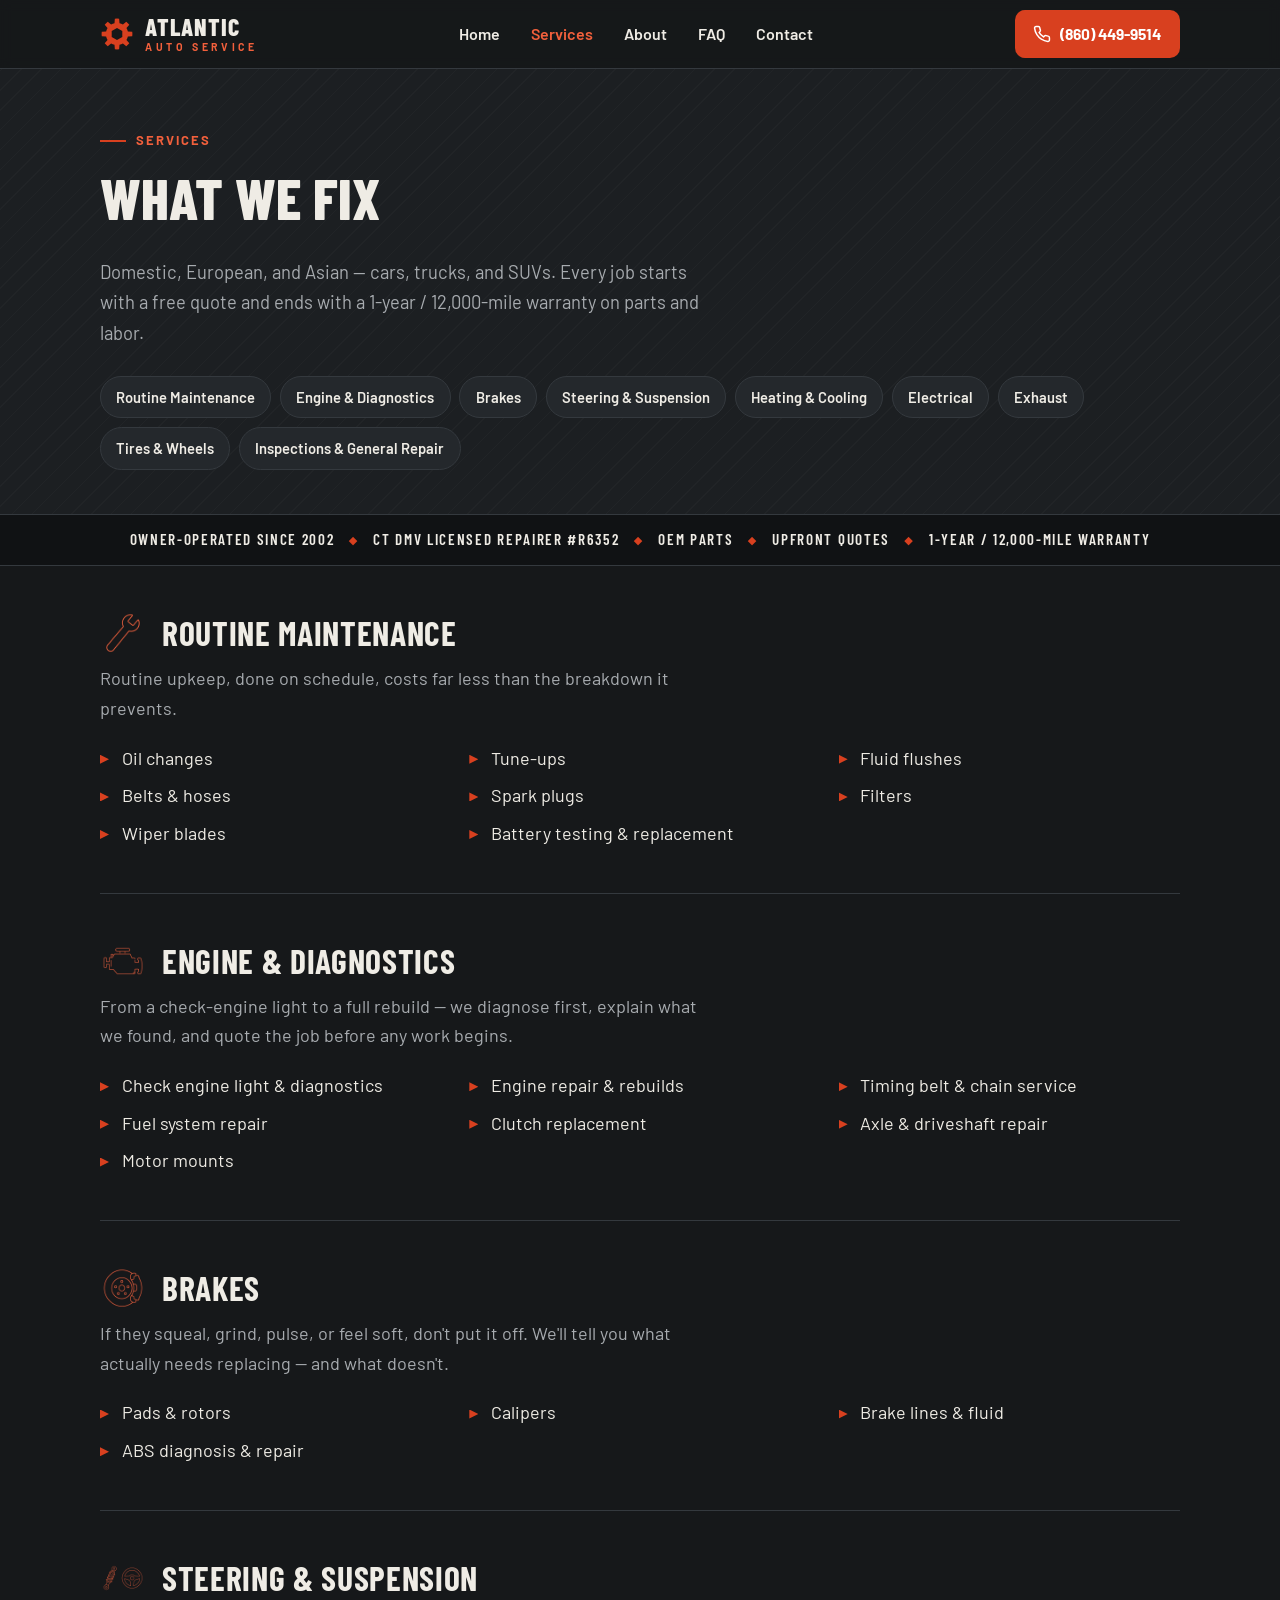
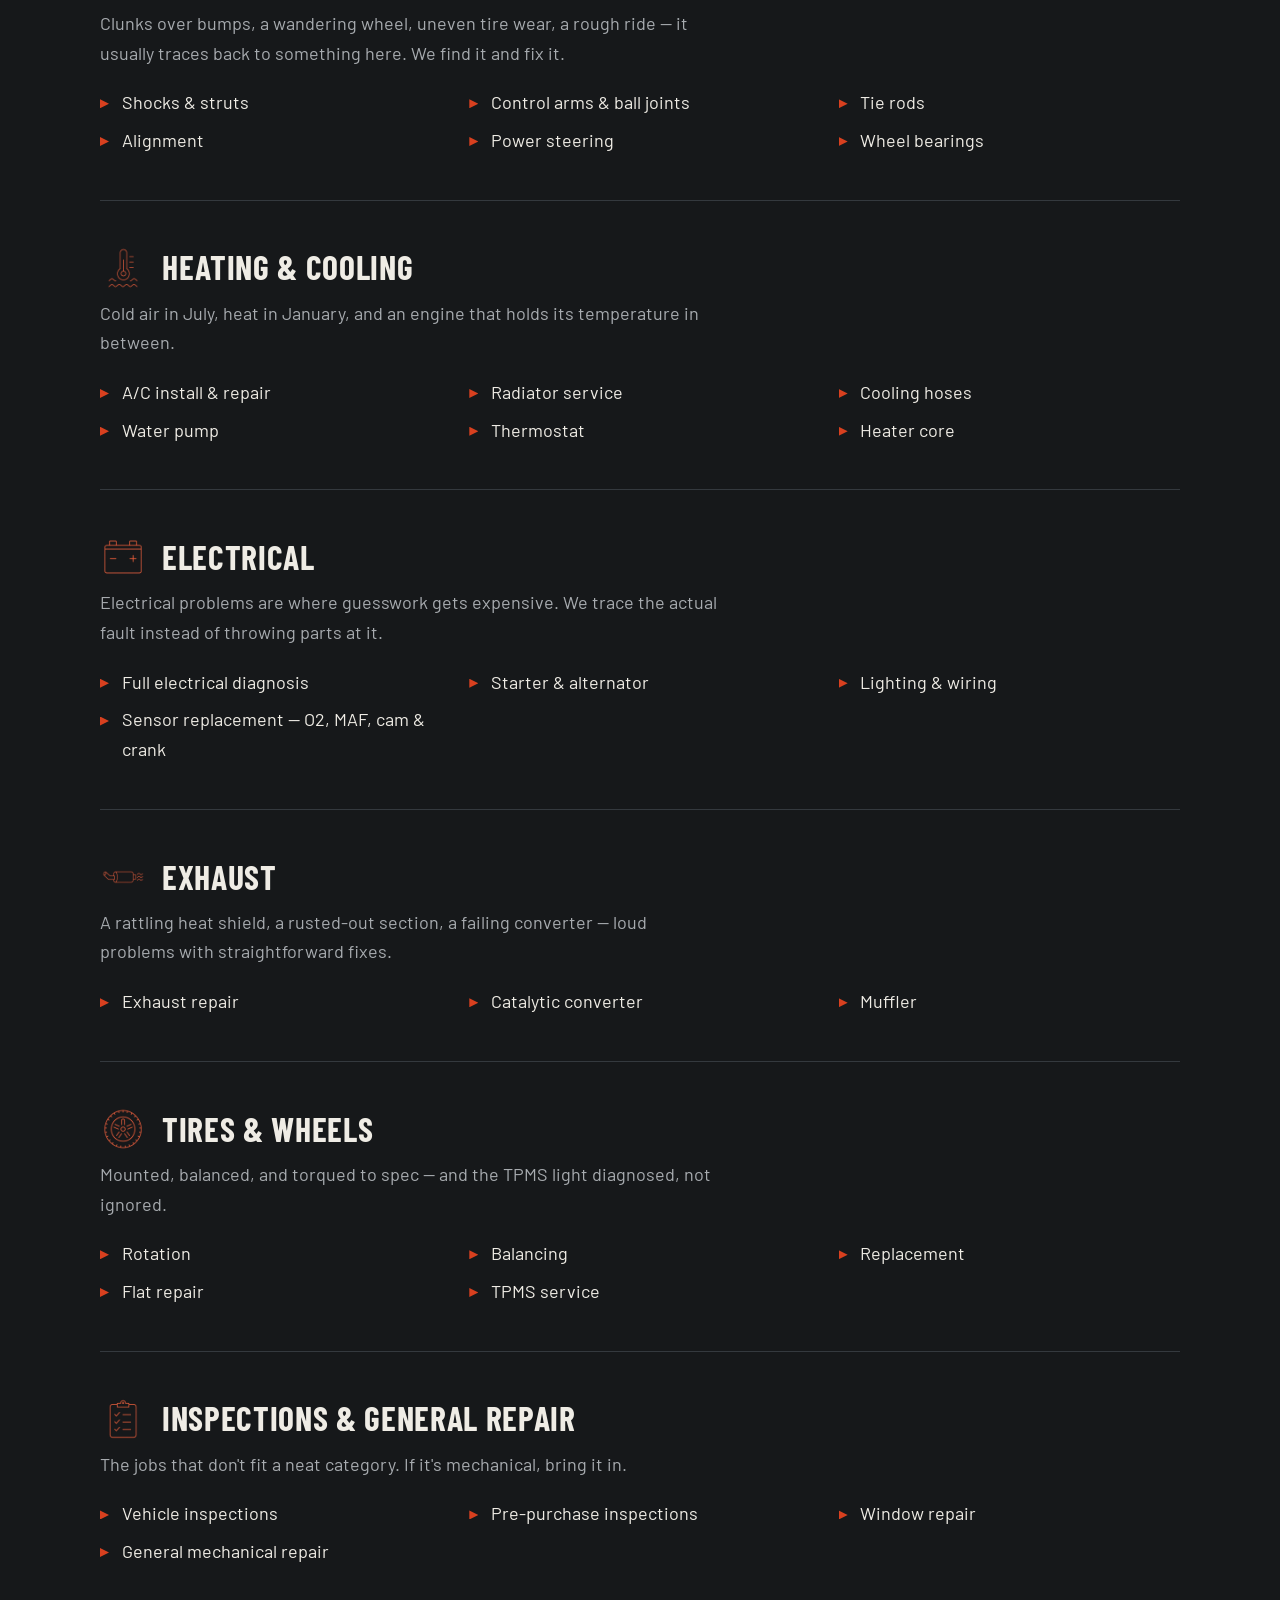
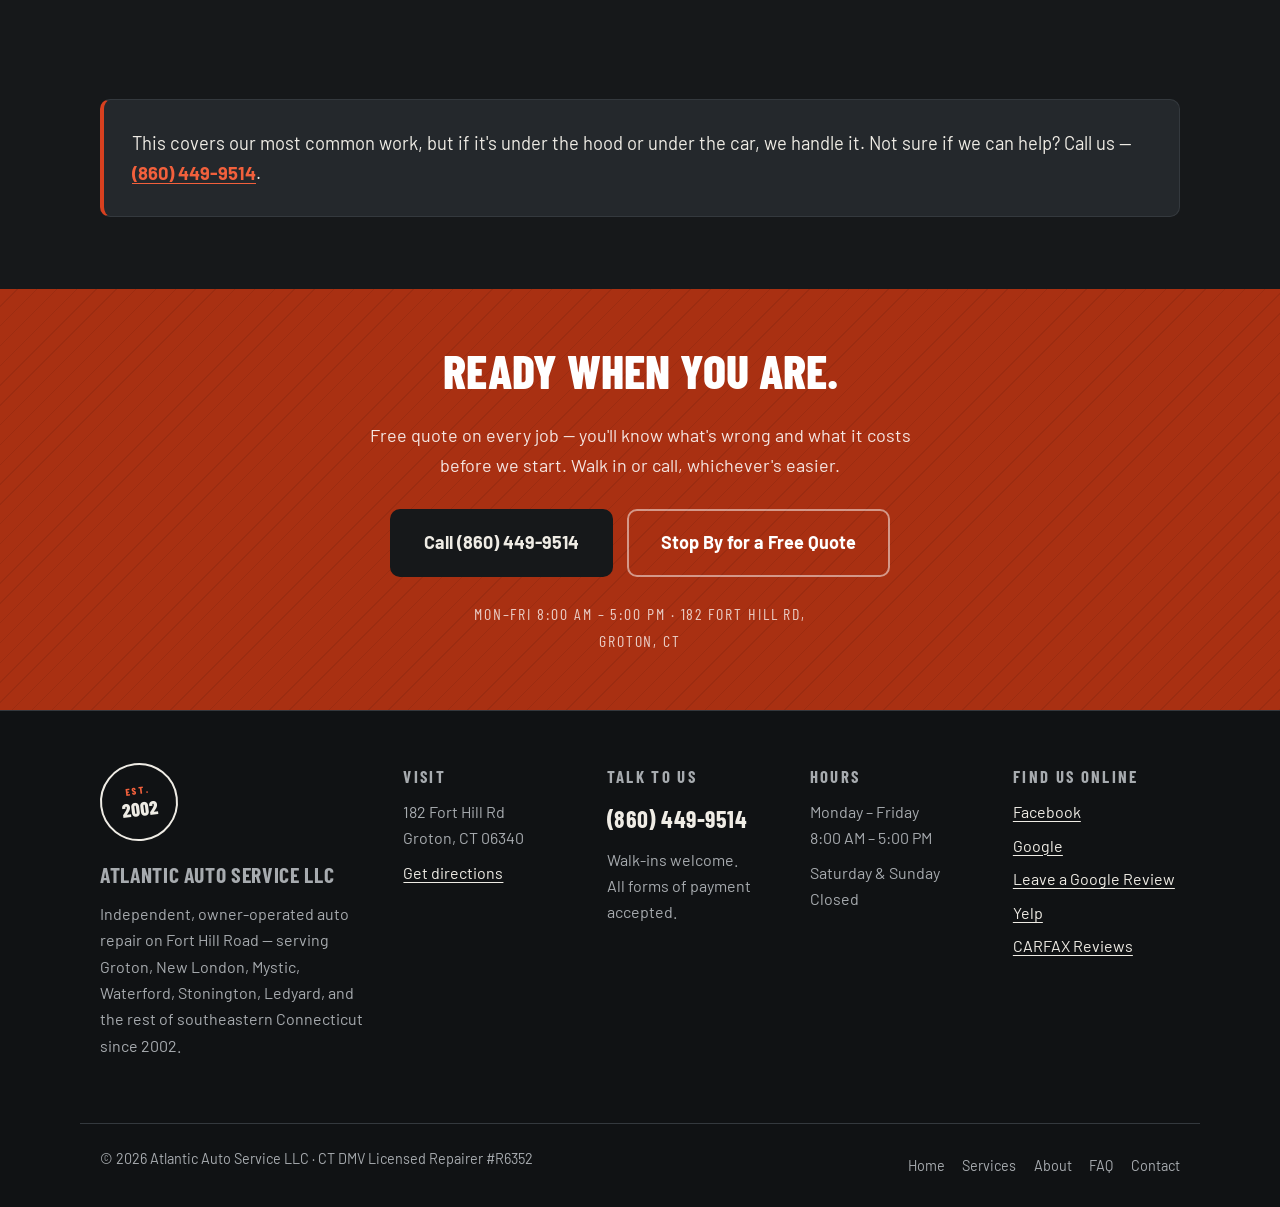
<file: services.html>
<!DOCTYPE html>
<html lang="en">
<head>
  <meta charset="utf-8">
  <meta name="viewport" content="width=device-width, initial-scale=1">
  <title>Services | Atlantic Auto Service — Auto Repair in Groton, CT</title>
  <meta name="description" content="Brakes, engine repair, diagnostics, suspension, A/C, electrical, exhaust, and tires in Groton, CT. Free quotes and OEM parts on every job. Call (860) 449-9514.">
  <meta name="theme-color" content="#16181a">
  <link rel="icon" type="image/svg+xml" href="favicon.svg">

  <link rel="canonical" href="https://atlantic-auto-service.com/services.html">
  <meta property="og:url" content="https://atlantic-auto-service.com/services.html">
  <meta property="og:site_name" content="Atlantic Auto Service">
  <meta property="og:type" content="website">
  <meta property="og:title" content="Auto Repair Services in Groton, CT — Atlantic Auto Service">
  <meta property="og:description" content="Brakes, engine, suspension, A/C, electrical, exhaust, tires, and more. Free quotes, OEM parts, 1-year/12,000-mile warranty.">
  <meta property="og:locale" content="en_US">

  <link rel="preconnect" href="https://fonts.googleapis.com">
  <link rel="preconnect" href="https://fonts.gstatic.com" crossorigin>
  <link href="https://fonts.googleapis.com/css2?family=Barlow+Condensed:wght@600;700;800&family=Barlow:wght@400;500;600;700&display=swap" rel="stylesheet">
  <style>
/* ============================================================
   Atlantic Auto Service — styles.css
   Mobile-first. No build step. One file.
   Palette: layered charcoal + shop red. Type: Barlow / Barlow Condensed.
   ============================================================ */

:root {
  --bg: #16181a;         /* page base charcoal */
  --bg-2: #1c1f22;       /* alternating section */
  --panel: #24282c;      /* cards, raised surfaces */
  --line: #34393e;       /* hairlines, borders */
  --paper: #efece5;      /* warm off-white text */
  --muted: #a7abaf;      /* secondary text */
  --red: #d8401f;        /* shop red — CTAs, accents */
  --red-deep: #a93012;   /* hover states, CTA band */
  --red-bright: #f2603c; /* inline links on dark */

  --font-body: "Barlow", system-ui, -apple-system, "Segoe UI", sans-serif;
  --font-display: "Barlow Condensed", "Arial Narrow", system-ui, sans-serif;

  --container: 1120px;
  --radius: 10px;
  --shadow: 0 10px 30px rgba(0, 0, 0, 0.35);
}

/* ---------- Reset-lite ---------- */
*, *::before, *::after { box-sizing: border-box; -webkit-tap-highlight-color: transparent; }
html { scroll-behavior: smooth; }
body {
  margin: 0;
  background: var(--bg);
  color: var(--paper);
  font-family: var(--font-body);
  font-size: 1.0625rem; /* 17px */
  line-height: 1.65;
  -webkit-font-smoothing: antialiased;
}
img, svg { display: block; max-width: 100%; }
a { color: var(--red-bright); text-decoration-thickness: 1px; text-underline-offset: 3px; }
a:hover { color: var(--paper); }
h1, h2, h3 { margin: 0 0 0.5em; line-height: 1.08; }
p { margin: 0 0 1em; }
ul, ol { margin: 0; padding: 0; }
address { font-style: normal; }

:focus-visible {
  outline: 3px solid var(--red-bright);
  outline-offset: 3px;
  border-radius: 2px;
}

.visually-hidden {
  position: absolute; width: 1px; height: 1px;
  margin: -1px; padding: 0; overflow: hidden;
  clip: rect(0 0 0 0); white-space: nowrap; border: 0;
}

.skip-link {
  position: absolute; left: 1rem; top: -100px;
  background: var(--red); color: #fff;
  padding: 0.6rem 1rem; border-radius: var(--radius);
  font-weight: 700; z-index: 200; transition: top 0.15s ease;
}
.skip-link:focus { top: 1rem; color: #fff; }

/* ---------- Layout utilities ---------- */
.container { max-width: var(--container); margin-inline: auto; padding-inline: 1.25rem; }
.section { padding-block: 3.5rem; }
.section--alt { background: var(--bg-2); border-block: 1px solid var(--line); }

.eyebrow {
  display: inline-flex; align-items: center; gap: 0.6rem;
  margin: 0 0 0.9rem;
  font-size: 0.8125rem; font-weight: 700;
  letter-spacing: 0.16em; text-transform: uppercase;
  color: var(--red-bright);
}
.eyebrow::before { content: ""; width: 26px; height: 2px; background: var(--red); }

.section-h {
  font-family: var(--font-display);
  font-weight: 700; text-transform: uppercase;
  letter-spacing: 0.015em;
  font-size: clamp(1.9rem, 4.5vw, 2.6rem);
}
.lede { color: var(--muted); max-width: 62ch; font-size: 1.125rem; }

/* ---------- Buttons ---------- */
.btn {
  display: inline-flex; align-items: center; justify-content: center; gap: 0.55rem;
  padding: 0.95rem 1.6rem;
  border-radius: var(--radius);
  font-family: var(--font-body); font-size: 1.0625rem; font-weight: 700;
  text-decoration: none; cursor: pointer; border: 2px solid transparent;
  transition: background-color 0.15s ease, border-color 0.15s ease, transform 0.15s ease;
}
.btn:active { transform: translateY(1px); }
.btn svg { width: 1.15em; height: 1.15em; flex: none; }

.btn-primary { background: var(--red); color: #fff; }
.btn-primary:hover { background: var(--red-deep); color: #fff; }

.btn-ghost { background: transparent; color: var(--paper); border-color: var(--line); }
.btn-ghost:hover { border-color: var(--paper); color: var(--paper); }

.btn-dark { background: var(--bg); color: var(--paper); }
.btn-dark:hover { background: #000; color: #fff; }

.btn-lg { padding: 1.1rem 2rem; font-size: 1.125rem; }

/* ---------- Header / navigation ---------- */
.site-header {
  position: sticky; top: 0; z-index: 100;
  background: rgba(22, 24, 26, 0.96);
  backdrop-filter: blur(6px);
  border-bottom: 1px solid var(--line);
  transition: box-shadow 0.2s ease;
}
.site-header.is-scrolled { box-shadow: var(--shadow); }

.header-row {
  display: flex; align-items: center; justify-content: space-between;
  gap: 1rem; min-height: 68px;
}

.brand { display: inline-flex; align-items: center; gap: 0.7rem; text-decoration: none; }
.brand-mark { width: 34px; height: 34px; flex: none; }
.brand-text { display: flex; flex-direction: column; line-height: 1; }
.brand-name {
  font-family: var(--font-display); font-weight: 800; font-size: 1.5rem;
  letter-spacing: 0.04em; text-transform: uppercase; color: var(--paper);
}
.brand-sub {
  font-size: 0.66rem; font-weight: 700; letter-spacing: 0.34em;
  text-transform: uppercase; color: var(--red-bright); margin-top: 3px;
}

.site-nav ul { display: flex; gap: 0.25rem; list-style: none; }
.site-nav a {
  display: block; padding: 0.55rem 0.85rem;
  color: var(--paper); text-decoration: none;
  font-weight: 600; font-size: 1rem; border-radius: var(--radius);
}
.site-nav a:hover { background: var(--panel); color: var(--paper); }
.site-nav a[aria-current="page"] { color: var(--red-bright); }
.site-nav a[aria-current="page"]:hover { background: var(--panel); }

.header-actions { display: flex; align-items: center; gap: 0.75rem; }
.btn-call { padding: 0.6rem 1.05rem; font-size: 0.975rem; white-space: nowrap; }

.nav-toggle {
  display: none;
  width: 46px; height: 46px;
  background: transparent; border: 1px solid var(--line); border-radius: var(--radius);
  cursor: pointer; padding: 0;
  flex-direction: column; align-items: center; justify-content: center; gap: 5px;
}
.nav-toggle .bar {
  display: block; width: 20px; height: 2px; background: var(--paper);
  transition: transform 0.2s ease, opacity 0.2s ease;
}
.nav-toggle[aria-expanded="true"] .bar:nth-child(1) { transform: translateY(7px) rotate(45deg); }
.nav-toggle[aria-expanded="true"] .bar:nth-child(2) { opacity: 0; }
.nav-toggle[aria-expanded="true"] .bar:nth-child(3) { transform: translateY(-7px) rotate(-45deg); }

.nav-quote-mobile { display: none; }

@media (max-width: 920px) {
  .nav-toggle { display: flex; }
  .site-nav {
    position: absolute; top: 100%; left: 0; right: 0;
    background: var(--bg-2);
    border-bottom: 1px solid var(--line);
    box-shadow: var(--shadow);
    display: none;
  }
  .site-nav.is-open { display: block; }
  .site-nav ul { flex-direction: column; gap: 0; padding: 0.75rem 1.25rem 1.25rem; }
  .site-nav a {
    font-size: 1.25rem; padding: 0.95rem 0.5rem;
    border-bottom: 1px solid var(--line);
  }
  .site-nav li:last-child a { border-bottom: 0; }
  .nav-quote-mobile { display: block; padding-top: 0.9rem; }
  .nav-quote-mobile .btn { width: 100%; }
}

@media (max-width: 560px) {
  .btn-call { padding: 0.55rem 0.7rem; font-size: 0.85rem; }
  .brand-name { font-size: 1.3rem; }
}
@media (max-width: 380px) {
  .brand-sub { display: none; }
  .brand-mark { width: 28px; height: 28px; }
}

/* ---------- Hero ---------- */
.hero {
  position: relative;
  padding-block: 4rem 3rem;
  background:
    radial-gradient(1100px 480px at 78% -10%, rgba(216, 64, 31, 0.12), transparent 60%),
    repeating-linear-gradient(-45deg, rgba(239, 236, 229, 0.028) 0 1px, transparent 1px 14px),
    var(--bg);
  border-bottom: 1px solid var(--line);
  overflow: hidden;
}
.hero-grid {
  display: grid; gap: 2.5rem; align-items: center;
  grid-template-columns: 1fr;
}
.hero h1 {
  font-family: var(--font-display); font-weight: 800;
  text-transform: uppercase; letter-spacing: 0.01em;
  font-size: clamp(2.6rem, 8.5vw, 4.9rem);
  line-height: 0.98;
  margin-bottom: 0.35em;
}
.hero h1 .accent { color: var(--red-bright); }
.hero-hook { font-size: 1.2rem; color: var(--muted); max-width: 56ch; }
.hero-hook strong { color: var(--paper); }
.hero-ctas { display: flex; flex-wrap: wrap; gap: 0.9rem; margin-top: 1.6rem; }

.hero-seal-wrap { display: flex; justify-content: center; }

@media (min-width: 860px) {
  .hero { padding-block: 5.5rem 4.5rem; }
  .hero-grid { grid-template-columns: 1.5fr 1fr; }
  .hero-seal-wrap { justify-content: flex-end; padding-right: 1.5rem; }
}

/* The seal — Established 2002 inspection-stamp badge */
.seal {
  width: clamp(200px, 32vw, 290px);
  height: auto;
  transform: rotate(-7deg);
  filter: drop-shadow(0 12px 24px rgba(0, 0, 0, 0.45));
}
.seal-ring-outer { fill: none; stroke: var(--paper); stroke-opacity: 0.85; stroke-width: 3; }
.seal-ring-inner { fill: none; stroke: var(--paper); stroke-opacity: 0.55; stroke-width: 1.5; }
.seal-tick { stroke: var(--paper); stroke-opacity: 0.55; stroke-width: 2; }
.seal-roundtext {
  fill: var(--paper);
  font-family: var(--font-display);
  font-weight: 700; font-size: 14.5px;
  letter-spacing: 0.2em;
  text-transform: uppercase;
}
.seal-star { fill: var(--red-bright); }
.seal-est {
  fill: var(--paper); fill-opacity: 0.85;
  font-family: var(--font-body); font-weight: 700;
  font-size: 11px; letter-spacing: 0.3em; text-transform: uppercase;
}
.seal-year {
  fill: var(--red-bright);
  font-family: var(--font-display); font-weight: 800;
  font-size: 64px; letter-spacing: 0.02em;
}
.seal-rule { stroke: var(--paper); stroke-opacity: 0.45; stroke-width: 1.5; }

/* Door-lettering info strip */
.door-strip {
  border-top: 1px solid var(--line);
  background: var(--bg-2);
}
.door-strip-inner {
  display: flex; flex-wrap: wrap; justify-content: center; align-items: center;
  gap: 0.4rem 1rem;
  padding-block: 0.9rem;
  font-family: var(--font-display);
  font-weight: 600; font-size: 1.05rem;
  letter-spacing: 0.14em; text-transform: uppercase;
  color: var(--muted); text-align: center;
}
.door-strip-inner .sep { color: var(--red); }
.door-strip-inner a { color: var(--paper); text-decoration: none; }
.door-strip-inner a:hover { color: var(--red-bright); }

/* ---------- Free-quote steps ---------- */
section[id] { scroll-margin-top: 90px; }
.steps { display: grid; gap: 1.25rem; counter-reset: step; margin-top: 2rem; list-style: none; }
.step {
  position: relative;
  background: var(--panel);
  border: 1px solid var(--line);
  border-radius: var(--radius);
  padding: 1.5rem 1.5rem 1.4rem;
  counter-increment: step;
}
.step::before {
  content: counter(step);
  display: inline-grid; place-items: center;
  width: 44px; height: 44px; margin-bottom: 0.9rem;
  border-radius: 50%;
  background: var(--red); color: #fff;
  font-family: var(--font-display); font-weight: 800; font-size: 1.5rem;
}
.step h3 {
  font-family: var(--font-display); font-weight: 700;
  text-transform: uppercase; font-size: 1.35rem; letter-spacing: 0.02em;
}
.step p { color: var(--muted); margin: 0; }
.step p strong { color: var(--paper); }

@media (min-width: 760px) {
  .steps { grid-template-columns: repeat(auto-fit, minmax(200px, 1fr)); }
}

/* ---------- Service cards (home) ---------- */
.card-grid { display: grid; gap: 1.1rem; margin-top: 2rem; }
.svc-card {
  display: block;
  background: var(--panel);
  border: 1px solid var(--line);
  border-radius: var(--radius);
  padding: 1.5rem;
  color: var(--paper); text-decoration: none;
  transition: transform 0.15s ease, border-color 0.15s ease;
}
.svc-card:hover { transform: translateY(-3px); border-color: var(--red); color: var(--paper); }
.svc-card .icon {
  width: 52px; height: 52px; margin-bottom: 1rem;
  color: var(--red-bright);
}
.svc-card h3 {
  font-family: var(--font-display); font-weight: 700;
  text-transform: uppercase; font-size: 1.4rem; letter-spacing: 0.02em;
  margin-bottom: 0.35rem;
}
.svc-card p { color: var(--muted); margin-bottom: 0.9rem; font-size: 1rem; }
.svc-card .more {
  font-weight: 700; font-size: 0.95rem; color: var(--red-bright);
  letter-spacing: 0.04em;
}
.svc-card:hover .more { color: var(--paper); }

@media (min-width: 620px) { .card-grid { grid-template-columns: repeat(2, 1fr); } }
@media (min-width: 960px) { .card-grid { grid-template-columns: repeat(3, 1fr); } }

.grid-footnote { margin-top: 1.5rem; color: var(--muted); }

/* ---------- Why blocks ---------- */
.why-grid { display: grid; gap: 2rem; margin-top: 2.25rem; }
.why h3 {
  font-family: var(--font-display); font-weight: 700;
  text-transform: uppercase; font-size: 1.5rem; letter-spacing: 0.02em;
  padding-top: 0.9rem;
  border-top: 3px solid var(--red);
  display: inline-block;
}
.why p { color: var(--muted); margin: 0; max-width: 52ch; }
.why p strong { color: var(--paper); }

@media (min-width: 760px) { .why-grid { grid-template-columns: repeat(2, 1fr); gap: 2.5rem 3rem; } }

/* ---------- Testimonials ---------- */
.quotes { display: grid; gap: 1.1rem; margin-top: 2rem; }
.quote {
  background: var(--panel);
  border: 1px solid var(--line);
  border-left: 4px solid var(--red);
  border-radius: var(--radius);
  padding: 1.5rem;
  margin: 0;
}
.quote p {
  font-size: 1.1rem; color: var(--paper); margin-bottom: 1rem;
}
.quote footer {
  font-family: var(--font-display); font-weight: 600;
  text-transform: uppercase; letter-spacing: 0.1em;
  font-size: 0.95rem; color: var(--muted);
}
@media (min-width: 900px) { .quotes { grid-template-columns: repeat(3, 1fr); } }

/* ---------- CTA band ---------- */
.cta-band {
  background:
    repeating-linear-gradient(-45deg, rgba(0, 0, 0, 0.08) 0 1px, transparent 1px 14px),
    var(--red-deep);
  padding-block: 3.5rem;
  text-align: center;
}
.cta-band h2 {
  font-family: var(--font-display); font-weight: 800;
  text-transform: uppercase;
  font-size: clamp(2rem, 5vw, 3rem);
  color: #fff;
}
.cta-band p { color: rgba(255, 255, 255, 0.88); max-width: 56ch; margin-inline: auto; font-size: 1.125rem; }
.cta-band .hours-note {
  font-family: var(--font-display); text-transform: uppercase; letter-spacing: 0.12em;
  font-size: 1rem; color: rgba(255, 255, 255, 0.75); margin-top: 1.5rem; margin-bottom: 0;
}
.cta-band .btn-row { display: flex; flex-wrap: wrap; gap: 0.9rem; justify-content: center; margin-top: 1.75rem; }
.cta-band .btn-ghost { color: #fff; border-color: rgba(255, 255, 255, 0.5); }
.cta-band .btn-ghost:hover { border-color: #fff; color: #fff; }

/* ---------- Footer ---------- */
.site-footer {
  background: #101214;
  border-top: 1px solid var(--line);
  padding-top: 3.25rem;
  font-size: 1rem;
}
.footer-grid { display: grid; gap: 2.25rem; }
.footer-brand p { color: var(--muted); max-width: 40ch; }
.footer-badge {
  display: inline-grid; place-items: center;
  width: 78px; height: 78px; margin-bottom: 1rem;
  border: 2px solid var(--paper); border-radius: 50%;
  transform: rotate(-7deg);
}
.footer-badge span {
  font-family: var(--font-display); font-weight: 800; font-size: 1.2rem;
  text-transform: uppercase; line-height: 1; text-align: center; color: var(--paper);
}
.footer-badge span em { display: block; font-style: normal; font-size: 0.62rem; letter-spacing: 0.22em; color: var(--red-bright); margin-bottom: 3px; }
.footer-name {
  font-family: var(--font-display); font-weight: 700; font-size: 1.35rem;
  text-transform: uppercase; letter-spacing: 0.03em; color: var(--paper);
  margin-bottom: 0.5rem;
}
.footer-h {
  font-family: var(--font-display); font-weight: 700; font-size: 1.05rem;
  text-transform: uppercase; letter-spacing: 0.14em;
  color: var(--red-bright); margin: 0 0 0.8rem;
}
.footer-col p, .footer-col address { color: var(--muted); margin-bottom: 0.5rem; }
.footer-col a { color: var(--paper); }
.footer-col a:hover { color: var(--red-bright); }
.footer-col ul { list-style: none; }
.footer-col li { margin-bottom: 0.45rem; }
.footer-tel {
  font-family: var(--font-display); font-weight: 700; font-size: 1.5rem;
  text-decoration: none; letter-spacing: 0.02em;
}

.footer-bottom {
  margin-top: 3rem;
  border-top: 1px solid var(--line);
  padding-block: 1.4rem;
  display: flex; flex-wrap: wrap; gap: 0.75rem 1.5rem;
  justify-content: space-between; align-items: center;
  color: var(--muted); font-size: 0.9rem;
}
.footer-bottom nav ul { display: flex; flex-wrap: wrap; gap: 1.1rem; list-style: none; }
.footer-bottom a { color: var(--muted); text-decoration: none; }
.footer-bottom a:hover { color: var(--paper); }

@media (min-width: 700px) { .footer-grid { grid-template-columns: 1.4fr 1fr 1fr; } }
@media (min-width: 980px) { .footer-grid { grid-template-columns: 1.6fr 1fr 1fr 1fr 1fr; } }

/* ---------- Page hero (interior pages) ---------- */
.page-hero {
  padding-block: 3.25rem 2.75rem;
  background:
    repeating-linear-gradient(-45deg, rgba(239, 236, 229, 0.025) 0 1px, transparent 1px 14px),
    var(--bg-2);
  border-bottom: 1px solid var(--line);
}
.page-hero h1 {
  font-family: var(--font-display); font-weight: 800;
  text-transform: uppercase;
  font-size: clamp(2.3rem, 6.5vw, 3.6rem);
}
.page-hero .lede { font-size: 1.15rem; }

/* ---------- Services page ---------- */
.svc-jump {
  display: flex; flex-wrap: wrap; gap: 0.55rem; margin-top: 1.75rem;
}
.svc-jump a {
  display: inline-block;
  padding: 0.5rem 0.95rem;
  background: var(--panel); border: 1px solid var(--line); border-radius: 999px;
  color: var(--paper); text-decoration: none;
  font-weight: 600; font-size: 0.92rem;
}
.svc-jump a:hover { border-color: var(--red); color: var(--paper); }

.svc-cat {
  padding-block: 2.75rem;
  border-bottom: 1px solid var(--line);
  scroll-margin-top: 90px;
}
.svc-cat:last-of-type { border-bottom: 0; }
.svc-cat-head { display: flex; align-items: center; gap: 1rem; margin-bottom: 0.5rem; }
.svc-cat-head .icon { width: 46px; height: 46px; color: var(--red-bright); flex: none; }
.svc-cat h2 {
  font-family: var(--font-display); font-weight: 700; text-transform: uppercase;
  font-size: clamp(1.6rem, 4vw, 2.1rem); letter-spacing: 0.02em; margin: 0;
}
.svc-cat > p { color: var(--muted); max-width: 62ch; }
.svc-list {
  list-style: none;
  display: grid; gap: 0.5rem 1.75rem;
  margin-top: 1.25rem;
}
.svc-list li {
  position: relative; padding-left: 1.35rem;
  color: var(--paper);
}
.svc-list li::before {
  content: ""; position: absolute; left: 0; top: 0.62em;
  width: 9px; height: 9px;
  background: var(--red);
  clip-path: polygon(0 0, 100% 50%, 0 100%);
}
@media (min-width: 640px) { .svc-list { grid-template-columns: repeat(2, 1fr); } }
@media (min-width: 960px) { .svc-list { grid-template-columns: repeat(3, 1fr); } }

.svc-closer {
  margin-top: 1rem;
  background: var(--panel); border: 1px solid var(--line); border-left: 4px solid var(--red);
  border-radius: var(--radius);
  padding: 1.75rem;
  font-size: 1.15rem;
}
.svc-closer p { margin: 0; }

/* ---------- About page ---------- */
.about-grid { display: grid; gap: 3rem; align-items: start; }
.story p { color: var(--paper); max-width: 64ch; }
.story p + p { margin-top: 1.1em; }
.story .kicker {
  font-family: var(--font-display); font-weight: 700; text-transform: uppercase;
  font-size: 1.4rem; letter-spacing: 0.02em; color: var(--red-bright);
  margin: 2rem 0 0.4rem;
}

.timeline { list-style: none; margin-top: 0.5rem; border-left: 3px solid var(--line); }
.timeline li { position: relative; padding: 0 0 1.9rem 1.6rem; }
.timeline li:last-child { padding-bottom: 0.25rem; }
.timeline li::before {
  content: ""; position: absolute; left: -8px; top: 0.5em;
  width: 13px; height: 13px; border-radius: 50%;
  background: var(--red); border: 3px solid var(--bg);
}
.timeline .year {
  display: block;
  font-family: var(--font-display); font-weight: 800; font-size: 1.6rem;
  color: var(--red-bright); line-height: 1.1;
}
.timeline p { color: var(--muted); margin: 0.25rem 0 0; }

.about-aside { display: grid; gap: 1.5rem; }
.about-card {
  background: var(--panel); border: 1px solid var(--line); border-radius: var(--radius);
  padding: 1.6rem;
}
.about-card h2 {
  font-family: var(--font-display); font-weight: 700; text-transform: uppercase;
  font-size: 1.35rem; letter-spacing: 0.02em;
}
.about-card p { color: var(--muted); margin-bottom: 0; }
.about-card p + p { margin-top: 0.9em; }
.about-card p strong { color: var(--paper); }
.about-seal { display: flex; justify-content: center; padding-block: 0.5rem; }

@media (min-width: 900px) {
  .about-grid { grid-template-columns: 1.5fr 1fr; gap: 4rem; }
}

/* ---------- Contact page ---------- */
.contact-grid { display: grid; gap: 1.25rem; margin-top: 2rem; }
.contact-card {
  background: var(--panel); border: 1px solid var(--line); border-radius: var(--radius);
  padding: 1.75rem;
}
.contact-card h2 {
  font-family: var(--font-display); font-weight: 700; text-transform: uppercase;
  font-size: 1.45rem; letter-spacing: 0.02em;
  display: flex; align-items: center; gap: 0.7rem;
}
.contact-card h2 .icon { width: 26px; height: 26px; color: var(--red-bright); flex: none; }
.contact-card p, .contact-card address { color: var(--muted); }
.contact-card p strong { color: var(--paper); }
.contact-tel {
  display: inline-block;
  font-family: var(--font-display); font-weight: 800; font-size: 2.1rem;
  letter-spacing: 0.02em; text-decoration: none; line-height: 1.15;
  margin-bottom: 0.35rem;
}

.hours-table { width: 100%; border-collapse: collapse; margin-top: 0.5rem; }
.hours-table th, .hours-table td {
  text-align: left; padding: 0.55rem 0;
  border-bottom: 1px solid var(--line);
  font-weight: 500; color: var(--paper);
}
.hours-table th { color: var(--muted); font-weight: 600; padding-right: 1rem; }
.hours-table tr:last-child th, .hours-table tr:last-child td { border-bottom: 0; }
.hours-table .closed { color: var(--muted); }

@media (min-width: 860px) {
  .contact-grid { grid-template-columns: repeat(3, 1fr); }
  .contact-card--wide { grid-column: span 3; }
}

.lede--spaced { margin-top: 1.75rem; max-width: 68ch; }

.map-wrap {
  margin-top: 2rem;
  border: 1px solid var(--line); border-radius: var(--radius);
  overflow: hidden; background: var(--panel);
}
.map-wrap iframe { display: block; width: 100%; height: 420px; border: 0; }
.map-actions { display: flex; flex-wrap: wrap; gap: 0.9rem; margin-top: 1.25rem; }

/* ---------- FAQ page ---------- */
.faq-list { margin-top: 2rem; display: grid; gap: 0.85rem; }
.faq-item {
  background: var(--panel); border: 1px solid var(--line); border-radius: var(--radius);
}
.faq-item[open] { border-color: var(--red); }
.faq-item summary {
  list-style: none; cursor: pointer;
  display: flex; justify-content: space-between; align-items: center; gap: 1rem;
  padding: 1.2rem 1.4rem;
  font-family: var(--font-display); font-weight: 700; text-transform: uppercase;
  font-size: 1.25rem; letter-spacing: 0.02em;
}
.faq-item summary::-webkit-details-marker { display: none; }
.faq-item summary::after {
  content: "+";
  flex: none;
  display: grid; place-items: center;
  width: 32px; height: 32px;
  border: 1px solid var(--line); border-radius: 50%;
  color: var(--red-bright);
  font-family: var(--font-body); font-size: 1.3rem; font-weight: 600;
  transition: transform 0.2s ease;
}
.faq-item[open] summary::after { content: "\2212"; transform: rotate(180deg); }
.faq-item summary:hover { color: var(--red-bright); }
.faq-body { padding: 0 1.4rem 1.4rem; color: var(--muted); max-width: 68ch; }
.faq-body p { margin-bottom: 0.75em; }
.faq-body p:last-child { margin-bottom: 0; }
.faq-body strong { color: var(--paper); }

/* ---------- Hero trust line ---------- */
.hero-trust {
  display: flex; align-items: center; gap: 0.55rem;
  margin-top: 1.4rem;
  color: var(--muted); font-weight: 600; font-size: 1rem;
}
.hero-trust .star { color: var(--red-bright); font-size: 1.2rem; line-height: 1; }
.hero-trust strong { color: var(--paper); }

/* ---------- Featured quote ---------- */
.quote--featured {
  grid-column: 1 / -1;
  background: linear-gradient(135deg, rgba(216, 64, 31, 0.10), rgba(216, 64, 31, 0) 55%), var(--panel);
}
.quote--featured p { font-size: 1.22rem; max-width: 72ch; }

/* ---------- Mobile call bar ---------- */
.mobile-call-bar { display: none; }
@media (max-width: 719.98px) {
  body { padding-bottom: 88px; }
  .mobile-call-bar {
    position: fixed; left: 0; right: 0; bottom: 0; z-index: 95;
    display: grid; grid-template-columns: 1fr 1fr; gap: 0.6rem;
    padding: 0.65rem 0.9rem calc(0.65rem + env(safe-area-inset-bottom));
    background: rgba(16, 18, 20, 0.97);
    border-top: 1px solid var(--line);
    backdrop-filter: blur(6px);
  }
  .mobile-call-bar .btn { padding: 0.85rem 0.4rem; font-size: 0.92rem; }
}

/* ---------- Trust strip ---------- */
.trust-strip { background: #101214; border-bottom: 1px solid var(--line); }
.trust-strip-inner {
  display: flex; flex-wrap: wrap; justify-content: center; align-items: center;
  gap: 0.35rem 0.9rem;
  padding-block: 0.8rem;
  font-family: var(--font-display);
  font-weight: 600; font-size: 0.95rem;
  letter-spacing: 0.11em; text-transform: uppercase;
  color: var(--paper); text-align: center;
}
.trust-strip-inner .sep { color: var(--red); font-size: 0.7rem; }

/* ---------- Hero CTA note ---------- */
.cta-note { margin: 1.1rem 0 0; color: var(--muted); font-size: 0.98rem; max-width: 52ch; }
.cta-note + .hero-trust { margin-top: 0.6rem; }

/* ---------- Contact emphasis ---------- */
.tap-call { display: none; }
.contact-card--call { border-left: 4px solid var(--red); }
.contact-card--call .contact-tel { font-size: clamp(2.1rem, 8vw, 2.6rem); }
.contact-addr { font-size: 1.3rem; line-height: 1.45; }
@media (max-width: 719.98px) {
  .tap-call {
    display: flex; width: 100%;
    margin-bottom: 1.25rem;
    font-size: 1.15rem; padding: 1.15rem 1rem;
  }
}

/* ---------- Service icons (approved artwork, glow baked in) ---------- */
.svc-card .icon, .svc-cat-head .icon { object-fit: contain; }

/* ---------- Selection & tap polish ---------- */
::selection { background: var(--red); color: #fff; }
summary { user-select: none; -webkit-user-select: none; }

/* ---------- Leave-a-review chip ---------- */
.review-chip--cta { background: var(--red); border-color: var(--red); color: #fff; }
.review-chip--cta:hover { background: var(--red-deep); border-color: var(--red-deep); color: #fff; }

/* ---------- CARFAX verified note ---------- */
.verified-note {
  margin: 1.5rem 0 0;
  padding: 1.1rem 1.4rem;
  background: var(--panel);
  border: 1px solid var(--line); border-left: 4px solid var(--red);
  border-radius: var(--radius);
  color: var(--muted); max-width: 76ch;
}
.verified-note strong { color: var(--paper); }

/* ---------- Review platform links ---------- */
.review-links { display: flex; flex-wrap: wrap; align-items: center; gap: 0.6rem; margin-top: 2.25rem; }
.review-links-label {
  font-family: var(--font-display); font-weight: 700;
  text-transform: uppercase; letter-spacing: 0.12em;
  font-size: 0.95rem; color: var(--muted); margin: 0 0.4rem 0 0;
}
.review-chip {
  display: inline-flex; align-items: center; gap: 0.5rem;
  padding: 0.55rem 1.05rem;
  background: var(--panel); border: 1px solid var(--line); border-radius: 999px;
  color: var(--paper); text-decoration: none;
  font-weight: 600; font-size: 0.95rem;
}
.review-chip:hover { border-color: var(--red); color: var(--paper); }
.review-chip .score { color: var(--red-bright); font-weight: 700; }

/* ---------- Motion & print sanity ---------- */
@media (prefers-reduced-motion: reduce) {
  html { scroll-behavior: auto; }
  *, *::before, *::after {
    animation-duration: 0.01ms !important;
    animation-iteration-count: 1 !important;
    transition-duration: 0.01ms !important;
  }
}

@media (min-width: 900px) {
  body { font-size: 1.125rem; } /* 18px on larger screens */
  .section { padding-block: 4.5rem; }
}

  </style>

  <!-- Local business schema. Coordinates are set to the shop's location —
       spot-check against the Google Maps pin if the marker ever moves. -->
  <script type="application/ld+json">
  {
    "@context": "https://schema.org",
    "@type": "AutoRepair",
    "name": "Atlantic Auto Service",
    "url": "https://atlantic-auto-service.com/",
    "sameAs": ["https://maps.app.goo.gl/wKaTcQqAgAQxb3zo8", "https://www.facebook.com/people/Atlantic-Auto-Service-LLC/100064060028101/", "https://www.yelp.com/biz/atlantic-auto-service-groton", "https://www.carfax.com/Reviews-Atlantic-Auto-Service-Groton-CT_XCIMALVUHG"],
    "description": "Independent, owner-operated auto repair shop in Groton, CT. Servicing domestic, European, and Asian vehicles since 2002. Free quotes, OEM parts, 1-year/12,000-mile warranty.",
    "telephone": "+1-860-449-9514",
    "address": {
      "@type": "PostalAddress",
      "streetAddress": "182 Fort Hill Rd",
      "addressLocality": "Groton",
      "addressRegion": "CT",
      "postalCode": "06340",
      "addressCountry": "US"
    },
    "geo": { "@type": "GeoCoordinates", "latitude": 41.347264, "longitude": -72.021835 },
    "hasMap": "https://www.google.com/maps/search/?api=1&query=182+Fort+Hill+Rd%2C+Groton%2C+CT+06340",
    "openingHoursSpecification": [
      { "@type": "OpeningHoursSpecification", "dayOfWeek": ["Monday", "Tuesday", "Wednesday", "Thursday", "Friday"], "opens": "08:00", "closes": "17:00" }
    ],
    "foundingDate": "2002",
    "founder": { "@type": "Person", "name": "Matt Kavgaci" },
    "priceRange": "$$",
    "paymentAccepted": "Cash, Credit Card, Debit Card, Check",
    "currenciesAccepted": "USD",
    "areaServed": [
      { "@type": "City", "name": "Groton" },
      { "@type": "City", "name": "New London" },
      { "@type": "City", "name": "Mystic" },
      { "@type": "City", "name": "Waterford" },
      { "@type": "City", "name": "Stonington" },
      { "@type": "City", "name": "Ledyard" }
    ]
  }
  </script>
</head>
<body>
  <a class="skip-link" href="#main">Skip to main content</a>

  <header class="site-header">
    <div class="container header-row">
      <a class="brand" href="index.html" aria-label="Atlantic Auto Service — home">
        <svg class="brand-mark" width="34" height="34" viewBox="0 0 64 64" aria-hidden="true" focusable="false">
          <path fill="#d8401f" fill-rule="evenodd" d="M27.28,11.54 L27.96,3.28 A29.0,29.0 0 0 1 36.04,3.28 L36.72,11.54 A21.0,21.0 0 0 1 43.13,14.19 L49.45,8.84 A29.0,29.0 0 0 1 55.16,14.55 L49.81,20.87 A21.0,21.0 0 0 1 52.46,27.28 L60.72,27.96 A29.0,29.0 0 0 1 60.72,36.04 L52.46,36.72 A21.0,21.0 0 0 1 49.81,43.13 L55.16,49.45 A29.0,29.0 0 0 1 49.45,55.16 L43.13,49.81 A21.0,21.0 0 0 1 36.72,52.46 L36.04,60.72 A29.0,29.0 0 0 1 27.96,60.72 L27.28,52.46 A21.0,21.0 0 0 1 20.87,49.81 L14.55,55.16 A29.0,29.0 0 0 1 8.84,49.45 L14.19,43.13 A21.0,21.0 0 0 1 11.54,36.72 L3.28,36.04 A29.0,29.0 0 0 1 3.28,27.96 L11.54,27.28 A21.0,21.0 0 0 1 14.19,20.87 L8.84,14.55 A29.0,29.0 0 0 1 14.55,8.84 L20.87,14.19 A21.0,21.0 0 0 1 27.28,11.54 Z M32.0,20.5 L41.96,26.25 L41.96,37.75 L32.0,43.5 L22.04,37.75 L22.04,26.25 Z"/>
        </svg>
        <span class="brand-text">
          <span class="brand-name">Atlantic</span>
          <span class="brand-sub">Auto Service</span>
        </span>
      </a>

      <nav class="site-nav" id="site-nav" aria-label="Main navigation">
        <ul>
          <li><a href="index.html">Home</a></li>
          <li><a href="services.html" aria-current="page">Services</a></li>
          <li><a href="about.html">About</a></li>
          <li><a href="faq.html">FAQ</a></li>
          <li><a href="contact.html">Contact</a></li>
          <li class="nav-quote-mobile"><a class="btn btn-primary" href="contact.html#quote">Call or Visit Today</a></li>
        </ul>
      </nav>

      <div class="header-actions">
        <a class="btn btn-primary btn-call" href="tel:+18604499514">
          <svg width="18" height="18" viewBox="0 0 24 24" fill="none" stroke="currentColor" stroke-width="2" stroke-linecap="round" stroke-linejoin="round" aria-hidden="true" focusable="false"><path d="M22 16.92v3a2 2 0 0 1-2.18 2 19.79 19.79 0 0 1-8.63-3.07 19.5 19.5 0 0 1-6-6A19.79 19.79 0 0 1 2.12 4.18 2 2 0 0 1 4.11 2h3a2 2 0 0 1 2 1.72c.13.96.36 1.9.7 2.81a2 2 0 0 1-.45 2.11L8.09 9.91a16 16 0 0 0 6 6l1.27-1.27a2 2 0 0 1 2.11-.45c.91.34 1.85.57 2.81.7A2 2 0 0 1 22 16.92z"/></svg>
          <span>(860) 449-9514</span>
        </a>
        <button class="nav-toggle" aria-expanded="false" aria-controls="site-nav">
          <span class="bar"></span>
          <span class="bar"></span>
          <span class="bar"></span>
          <span class="visually-hidden">Menu</span>
        </button>
      </div>
    </div>
  </header>

  <main id="main">

    <section class="page-hero">
      <div class="container">
        <p class="eyebrow">Services</p>
        <h1>What We Fix</h1>
        <p class="lede">Domestic, European, and Asian — cars, trucks, and SUVs. Every job starts with a free quote and ends with a 1-year / 12,000-mile warranty on parts and labor.</p>

        <nav class="svc-jump" aria-label="Jump to a service category">
          <a href="#maintenance">Routine Maintenance</a>
          <a href="#engine">Engine &amp; Diagnostics</a>
          <a href="#brakes">Brakes</a>
          <a href="#suspension">Steering &amp; Suspension</a>
          <a href="#hvac">Heating &amp; Cooling</a>
          <a href="#electrical">Electrical</a>
          <a href="#exhaust">Exhaust</a>
          <a href="#tires">Tires &amp; Wheels</a>
          <a href="#other">Inspections &amp; General Repair</a>
        </nav>
      </div>
    </section>

    <!-- Trust strip -->
    <div class="trust-strip">
      <div class="container trust-strip-inner">
        <span>Owner-Operated Since 2002</span><span class="sep" aria-hidden="true">&#9670;</span>
        <span>CT DMV Licensed Repairer #R6352</span><span class="sep" aria-hidden="true">&#9670;</span>
        <span>OEM Parts</span><span class="sep" aria-hidden="true">&#9670;</span>
        <span>Upfront Quotes</span><span class="sep" aria-hidden="true">&#9670;</span>
        <span>1-Year / 12,000-Mile Warranty</span>
      </div>
    </div>

    <div class="container">

      <section class="svc-cat" id="maintenance" aria-labelledby="maintenance-h">
        <div class="svc-cat-head">
          <img class="icon" width="52" height="52" alt="" loading="lazy" src="[data-uri]">
          <h2 id="maintenance-h">Routine Maintenance</h2>
        </div>
        <p>Routine upkeep, done on schedule, costs far less than the breakdown it prevents.</p>
        <ul class="svc-list">
          <li>Oil changes</li>
          <li>Tune-ups</li>
          <li>Fluid flushes</li>
          <li>Belts &amp; hoses</li>
          <li>Spark plugs</li>
          <li>Filters</li>
          <li>Wiper blades</li>
          <li>Battery testing &amp; replacement</li>
        </ul>
      </section>

      <section class="svc-cat" id="engine" aria-labelledby="engine-h">
        <div class="svc-cat-head">
          <img class="icon" width="52" height="52" alt="" loading="lazy" src="[data-uri]">
          <h2 id="engine-h">Engine &amp; Diagnostics</h2>
        </div>
        <p>From a check-engine light to a full rebuild — we diagnose first, explain what we found, and quote the job before any work begins.</p>
        <ul class="svc-list">
          <li>Check engine light &amp; diagnostics</li>
          <li>Engine repair &amp; rebuilds</li>
          <li>Timing belt &amp; chain service</li>
          <li>Fuel system repair</li>
          <li>Clutch replacement</li>
          <li>Axle &amp; driveshaft repair</li>
          <li>Motor mounts</li>
        </ul>
      </section>

      <section class="svc-cat" id="brakes" aria-labelledby="brakes-h">
        <div class="svc-cat-head">
          <img class="icon" width="52" height="52" alt="" loading="lazy" src="[data-uri]">
          <h2 id="brakes-h">Brakes</h2>
        </div>
        <p>If they squeal, grind, pulse, or feel soft, don't put it off. We'll tell you what actually needs replacing — and what doesn't.</p>
        <ul class="svc-list">
          <li>Pads &amp; rotors</li>
          <li>Calipers</li>
          <li>Brake lines &amp; fluid</li>
          <li>ABS diagnosis &amp; repair</li>
        </ul>
      </section>

      <section class="svc-cat" id="suspension" aria-labelledby="suspension-h">
        <div class="svc-cat-head">
          <img class="icon" width="52" height="52" alt="" loading="lazy" src="[data-uri]">
          <h2 id="suspension-h">Steering &amp; Suspension</h2>
        </div>
        <p>Clunks over bumps, a wandering wheel, uneven tire wear, a rough ride — it usually traces back to something here. We find it and fix it.</p>
        <ul class="svc-list">
          <li>Shocks &amp; struts</li>
          <li>Control arms &amp; ball joints</li>
          <li>Tie rods</li>
          <li>Alignment</li>
          <li>Power steering</li>
          <li>Wheel bearings</li>
        </ul>
      </section>

      <section class="svc-cat" id="hvac" aria-labelledby="hvac-h">
        <div class="svc-cat-head">
          <img class="icon" width="52" height="52" alt="" loading="lazy" src="[data-uri]">
          <h2 id="hvac-h">Heating &amp; Cooling</h2>
        </div>
        <p>Cold air in July, heat in January, and an engine that holds its temperature in between.</p>
        <ul class="svc-list">
          <li>A/C install &amp; repair</li>
          <li>Radiator service</li>
          <li>Cooling hoses</li>
          <li>Water pump</li>
          <li>Thermostat</li>
          <li>Heater core</li>
        </ul>
      </section>

      <section class="svc-cat" id="electrical" aria-labelledby="electrical-h">
        <div class="svc-cat-head">
          <img class="icon" width="52" height="52" alt="" loading="lazy" src="[data-uri]">
          <h2 id="electrical-h">Electrical</h2>
        </div>
        <p>Electrical problems are where guesswork gets expensive. We trace the actual fault instead of throwing parts at it.</p>
        <ul class="svc-list">
          <li>Full electrical diagnosis</li>
          <li>Starter &amp; alternator</li>
          <li>Lighting &amp; wiring</li>
          <li>Sensor replacement — O2, MAF, cam &amp; crank</li>
        </ul>
      </section>

      <section class="svc-cat" id="exhaust" aria-labelledby="exhaust-h">
        <div class="svc-cat-head">
          <img class="icon" width="52" height="52" alt="" loading="lazy" src="[data-uri]">
          <h2 id="exhaust-h">Exhaust</h2>
        </div>
        <p>A rattling heat shield, a rusted-out section, a failing converter — loud problems with straightforward fixes.</p>
        <ul class="svc-list">
          <li>Exhaust repair</li>
          <li>Catalytic converter</li>
          <li>Muffler</li>
        </ul>
      </section>

      <section class="svc-cat" id="tires" aria-labelledby="tires-h">
        <div class="svc-cat-head">
          <img class="icon" width="52" height="52" alt="" loading="lazy" src="[data-uri]">
          <h2 id="tires-h">Tires &amp; Wheels</h2>
        </div>
        <p>Mounted, balanced, and torqued to spec — and the TPMS light diagnosed, not ignored.</p>
        <ul class="svc-list">
          <li>Rotation</li>
          <li>Balancing</li>
          <li>Replacement</li>
          <li>Flat repair</li>
          <li>TPMS service</li>
        </ul>
      </section>

      <section class="svc-cat" id="other" aria-labelledby="other-h">
        <div class="svc-cat-head">
          <img class="icon" width="52" height="52" alt="" loading="lazy" src="[data-uri]">
          <h2 id="other-h">Inspections &amp; General Repair</h2>
        </div>
        <p>The jobs that don't fit a neat category. If it's mechanical, bring it in.</p>
        <ul class="svc-list">
          <li>Vehicle inspections</li>
          <li>Pre-purchase inspections</li>
          <li>Window repair</li>
          <li>General mechanical repair</li>
        </ul>
      </section>

      <div class="section">
        <div class="svc-closer">
          <p>This covers our most common work, but if it's under the hood or under the car, we handle it. Not sure if we can help? Call us — <a href="tel:+18604499514"><strong>(860) 449-9514</strong></a>.</p>
        </div>
      </div>

    </div>

    <section class="cta-band" aria-labelledby="cta-heading">
      <div class="container">
        <h2 id="cta-heading">Ready when you are.</h2>
        <p>Free quote on every job — you'll know what's wrong and what it costs before we start. Walk in or call, whichever's easier.</p>
        <div class="btn-row">
          <a class="btn btn-dark btn-lg" href="tel:+18604499514">Call (860) 449-9514</a>
          <a class="btn btn-ghost btn-lg" href="contact.html#quote">Stop By for a Free Quote</a>
        </div>
        <p class="hours-note">Mon&ndash;Fri 8:00 AM &ndash; 5:00 PM &middot; 182 Fort Hill Rd, Groton, CT</p>
      </div>
    </section>
  </main>

  <footer class="site-footer">
    <div class="container footer-grid">
      <div class="footer-brand">
        <div class="footer-badge" aria-hidden="true"><span><em>Est.</em>2002</span></div>
        <p class="footer-name">Atlantic Auto Service LLC</p>
        <p>Independent, owner-operated auto repair on Fort Hill Road — serving Groton, New London, Mystic, Waterford, Stonington, Ledyard, and the rest of southeastern Connecticut since 2002.</p>
      </div>

      <div class="footer-col">
        <p class="footer-h">Visit</p>
        <address>182 Fort Hill Rd<br>Groton, CT 06340</address>
        <p><a href="https://www.google.com/maps/dir/?api=1&amp;destination=182+Fort+Hill+Rd%2C+Groton%2C+CT+06340" target="_blank" rel="noopener">Get directions</a></p>
      </div>

      <div class="footer-col">
        <p class="footer-h">Talk to Us</p>
        <p><a class="footer-tel" href="tel:+18604499514">(860) 449-9514</a></p>
        <p>Walk-ins welcome.<br>All forms of payment accepted.</p>
      </div>

      <div class="footer-col">
        <p class="footer-h">Hours</p>
        <p>Monday &ndash; Friday<br>8:00 AM &ndash; 5:00 PM</p>
        <p>Saturday &amp; Sunday<br>Closed</p>
      </div>

      <div class="footer-col">
        <p class="footer-h">Find Us Online</p>
        <ul>
          <li><a href="https://www.facebook.com/people/Atlantic-Auto-Service-LLC/100064060028101/" target="_blank" rel="noopener">Facebook</a></li>
          <li><a href="https://maps.app.goo.gl/wKaTcQqAgAQxb3zo8" target="_blank" rel="noopener">Google</a></li>
          <li><a href="https://g.page/r/CeTp537mv1tsEAE/review" target="_blank" rel="noopener">Leave a Google Review</a></li>
          <li><a href="https://www.yelp.com/biz/atlantic-auto-service-groton" target="_blank" rel="noopener">Yelp</a></li>
          <li><a href="https://www.carfax.com/Reviews-Atlantic-Auto-Service-Groton-CT_XCIMALVUHG" target="_blank" rel="noopener">CARFAX Reviews</a></li>
        </ul>
      </div>
    </div>

    <div class="container footer-bottom">
      <p>&copy; <span id="year">2026</span> Atlantic Auto Service LLC &middot; CT DMV Licensed Repairer #R6352</p>
      <nav aria-label="Footer navigation">
        <ul>
          <li><a href="index.html">Home</a></li>
          <li><a href="services.html">Services</a></li>
          <li><a href="about.html">About</a></li>
          <li><a href="faq.html">FAQ</a></li>
          <li><a href="contact.html">Contact</a></li>
        </ul>
      </nav>
    </div>
  </footer>

  <div class="mobile-call-bar">
    <a class="btn btn-primary" href="tel:+18604499514">
      <svg width="18" height="18" viewBox="0 0 24 24" fill="none" stroke="currentColor" stroke-width="2" stroke-linecap="round" stroke-linejoin="round" aria-hidden="true" focusable="false"><path d="M22 16.92v3a2 2 0 0 1-2.18 2 19.79 19.79 0 0 1-8.63-3.07 19.5 19.5 0 0 1-6-6A19.79 19.79 0 0 1 2.12 4.18 2 2 0 0 1 4.11 2h3a2 2 0 0 1 2 1.72c.13.96.36 1.9.7 2.81a2 2 0 0 1-.45 2.11L8.09 9.91a16 16 0 0 0 6 6l1.27-1.27a2 2 0 0 1 2.11-.45c.91.34 1.85.57 2.81.7A2 2 0 0 1 22 16.92z"/></svg>
      Call Now
    </a>
    <a class="btn btn-ghost" href="contact.html#quote">Stop By</a>
  </div>

  <script>
/* Atlantic Auto Service — main.js
   Small, dependency-free. Hamburger menu, header shadow, footer year. */
(function () {
  "use strict";

  // Mobile navigation toggle
  var toggle = document.querySelector(".nav-toggle");
  var nav = document.getElementById("site-nav");

  if (toggle && nav) {
    toggle.addEventListener("click", function () {
      var open = nav.classList.toggle("is-open");
      toggle.setAttribute("aria-expanded", open ? "true" : "false");
    });

    // Close the menu when a link inside it is tapped
    nav.addEventListener("click", function (e) {
      if (e.target.closest("a")) {
        nav.classList.remove("is-open");
        toggle.setAttribute("aria-expanded", "false");
      }
    });

    // Close on Escape
    document.addEventListener("keydown", function (e) {
      if (e.key === "Escape" && nav.classList.contains("is-open")) {
        nav.classList.remove("is-open");
        toggle.setAttribute("aria-expanded", "false");
        toggle.focus();
      }
    });
  }

  // Subtle shadow on the sticky header once the page scrolls
  var header = document.querySelector(".site-header");
  if (header) {
    var onScroll = function () {
      header.classList.toggle("is-scrolled", window.scrollY > 8);
    };
    window.addEventListener("scroll", onScroll, { passive: true });
    onScroll();
  }

  // Keep the copyright year current
  var year = document.getElementById("year");
  if (year) {
    year.textContent = new Date().getFullYear();
  }
})();

  </script>
</body>
</html>
</file>
